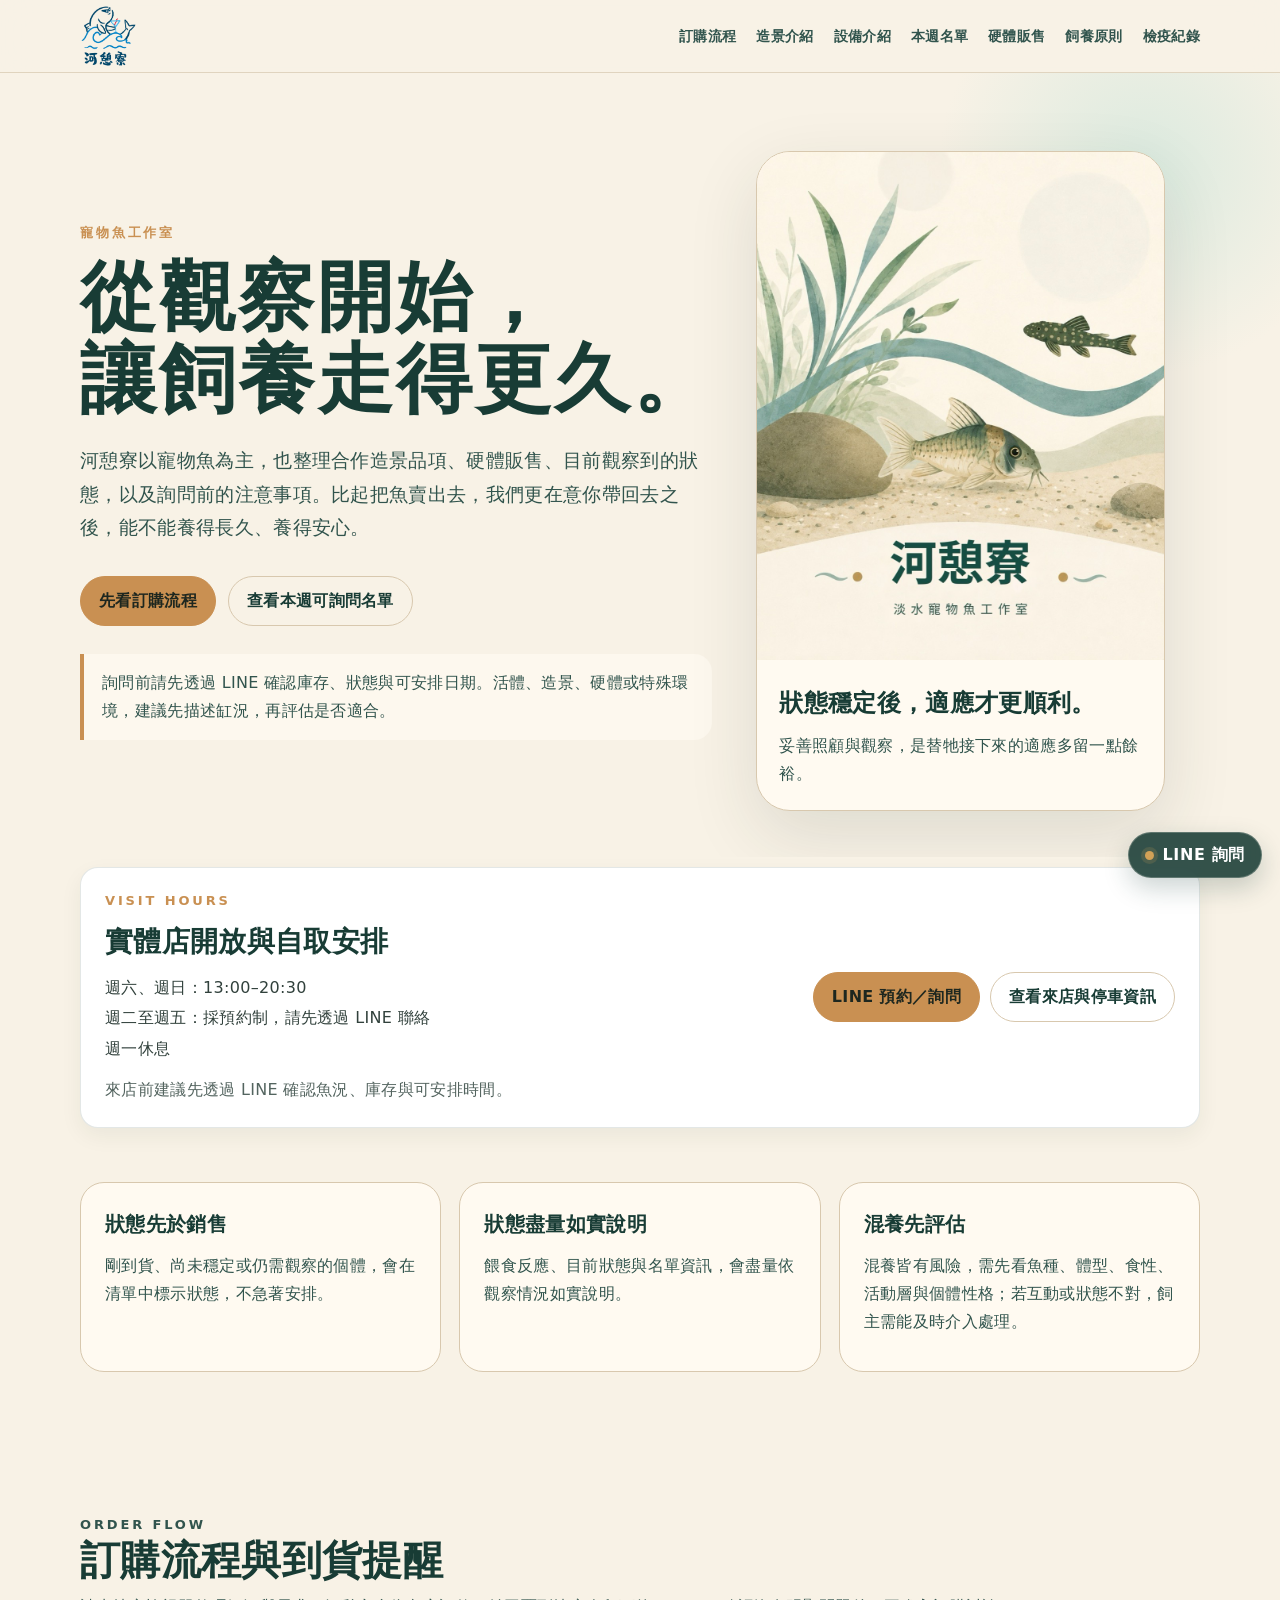
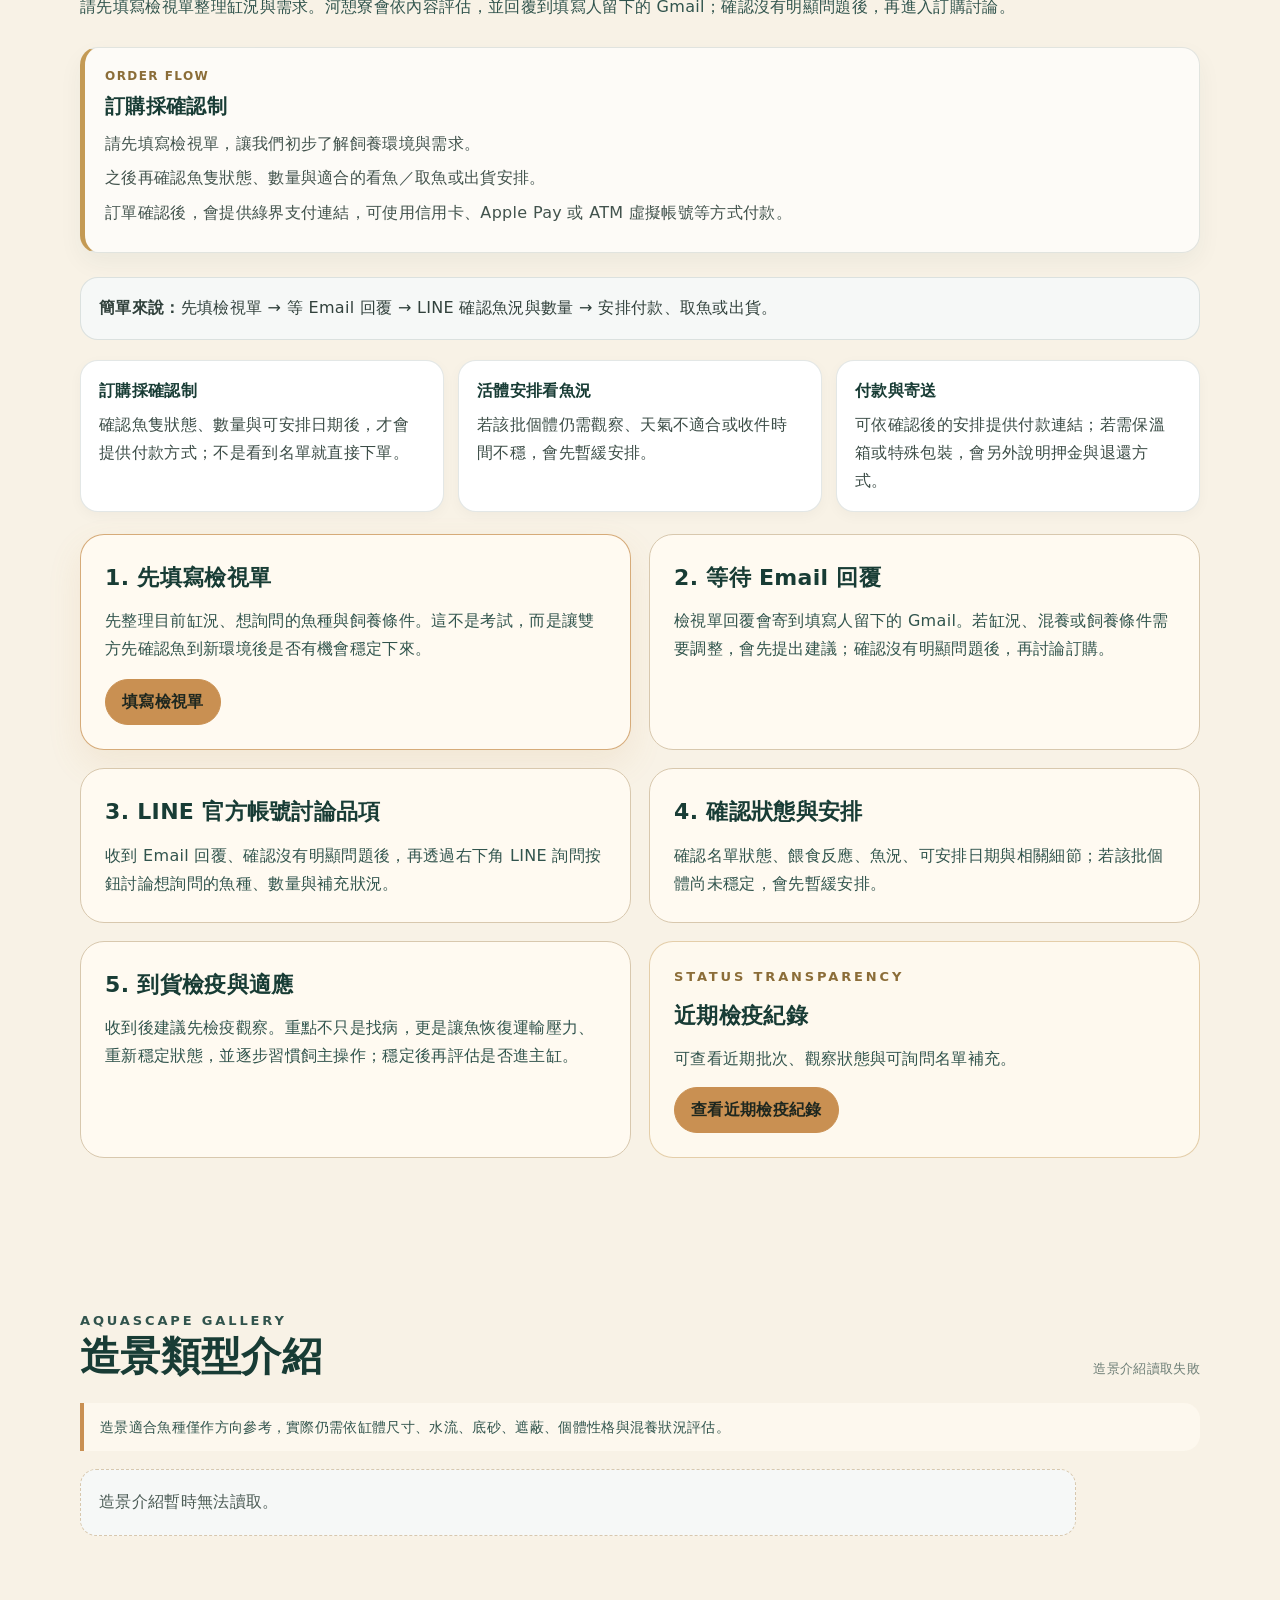
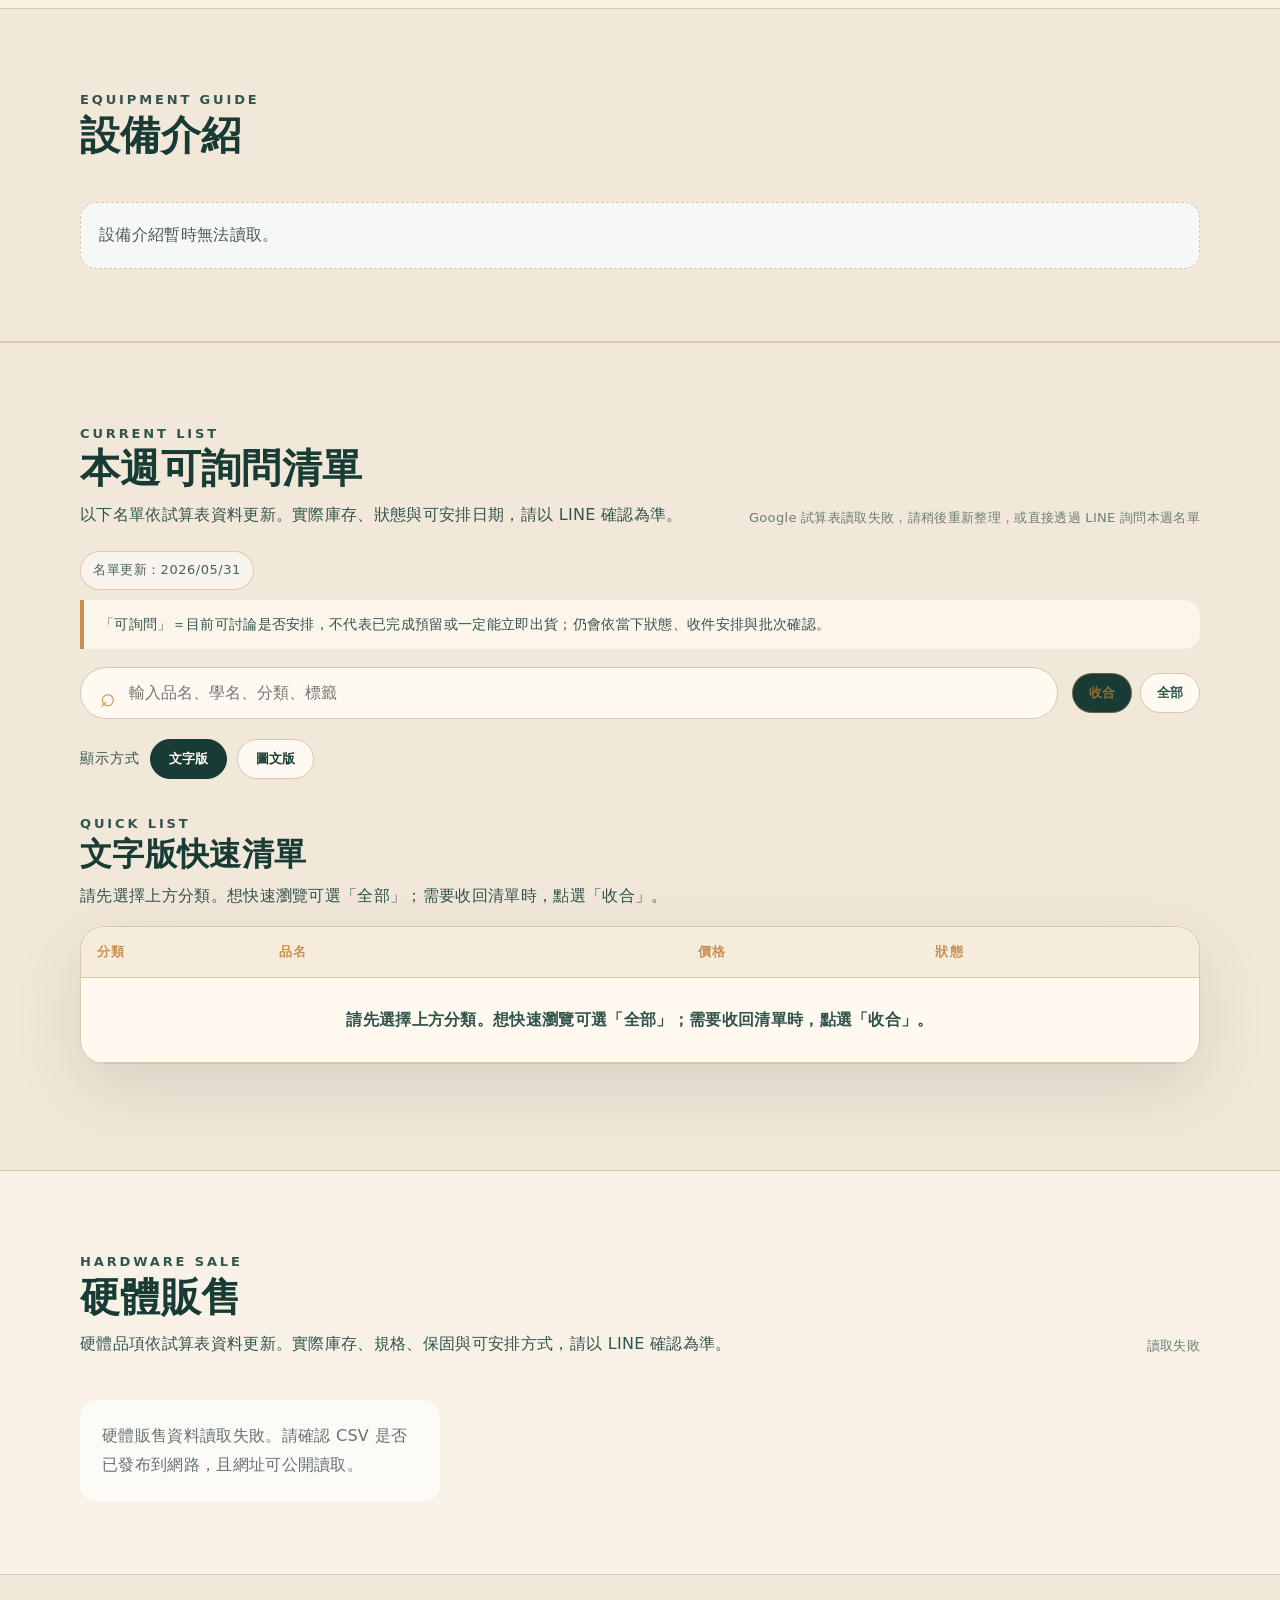
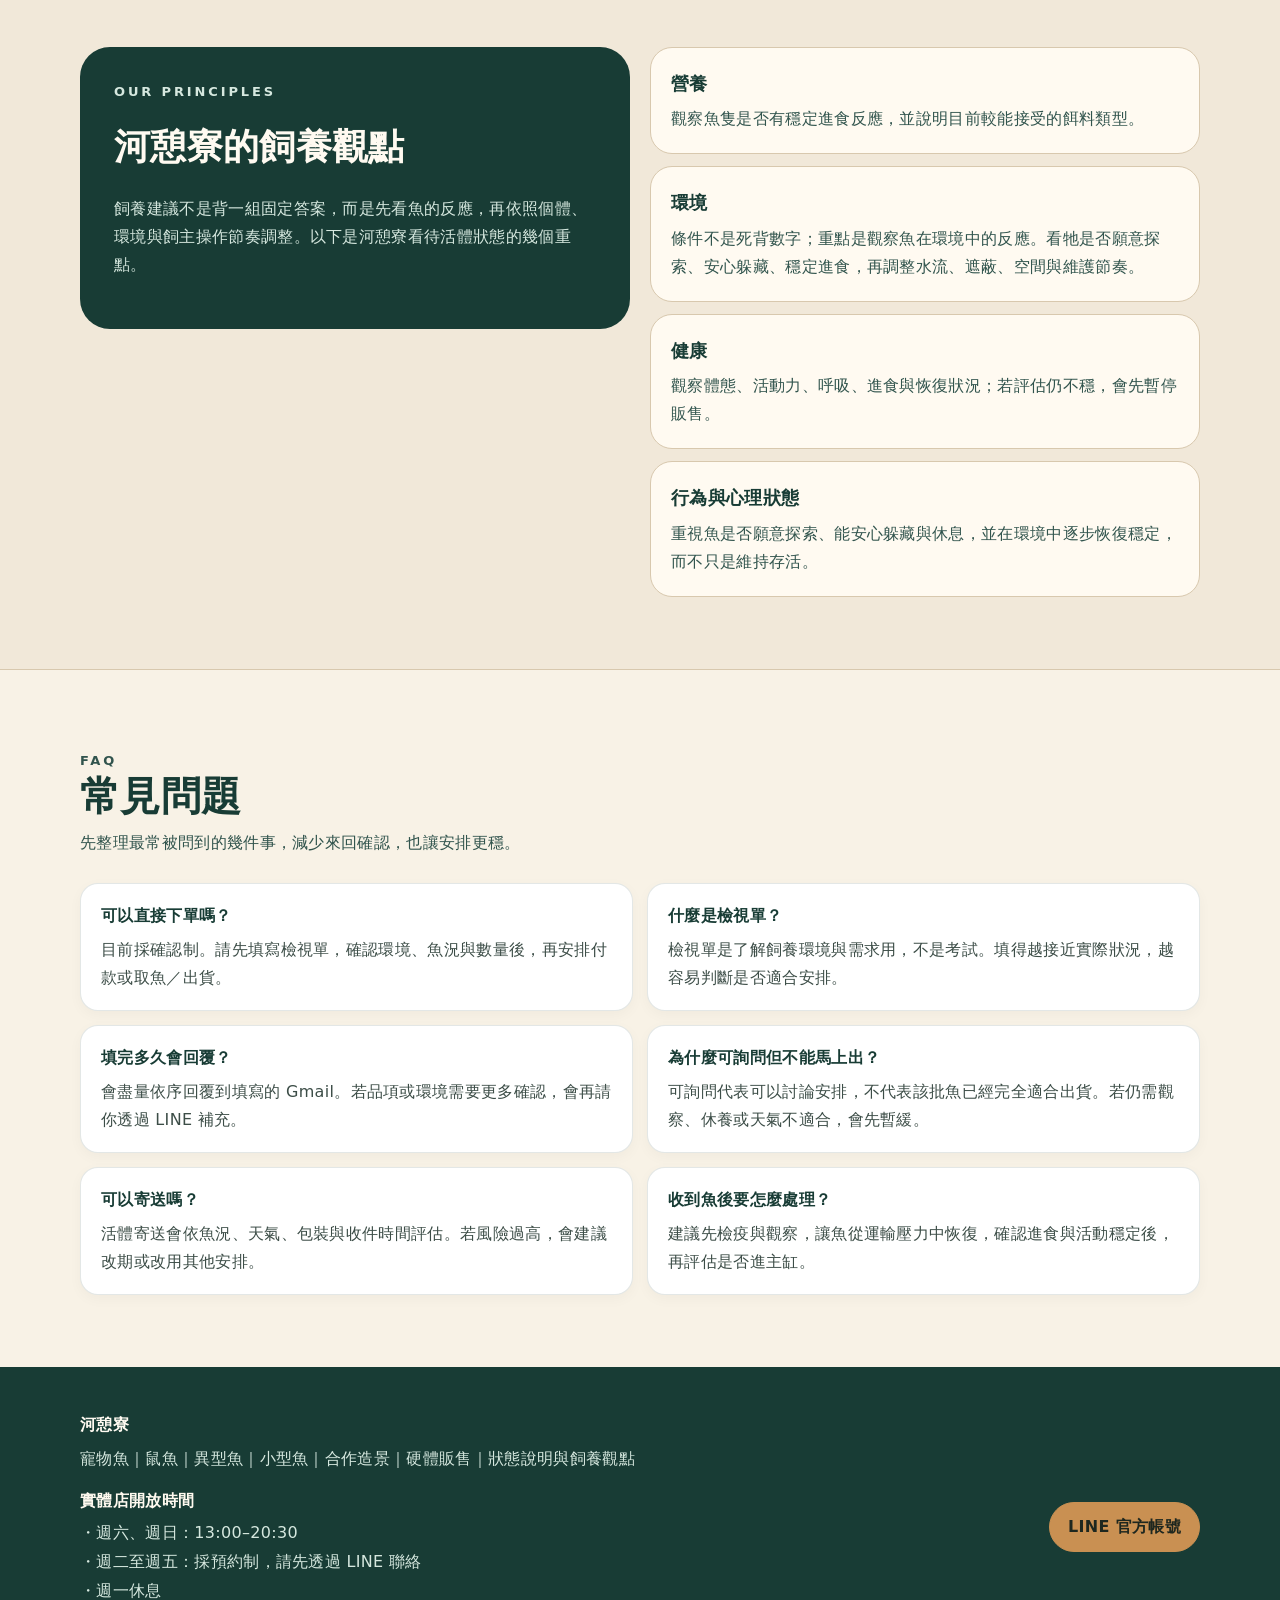
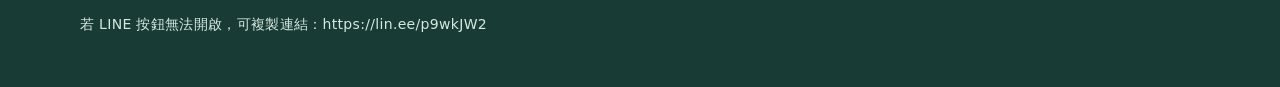
<file: index.html>
<!doctype html>
<html lang="zh-Hant">
<head>
  <meta charset="utf-8">
  <meta name="viewport" content="width=device-width, initial-scale=1">
  <meta name="description" content="河憩寮｜淡水觀賞魚、鼠魚、異型魚、小型魚，以及合作造景與狀態說明。">
  <meta property="og:type" content="website">
  <meta property="og:title" content="河憩寮｜淡水寵物魚工作室">
  <meta property="og:description" content="本週可詢問清單、硬體販售、狀態說明、飼養觀點與到貨適應提醒。">
  <meta property="og:url" content="https://restplaced-dev.github.io/heqiliao/">
  <meta property="og:image" content="https://restplaced-dev.github.io/heqiliao/hero-illustration-v21.jpg">
  <meta property="og:image:alt" content="河憩寮淡水寵物魚工作室正式 hero 主視覺">
  <meta name="twitter:card" content="summary_large_image">
  <meta name="twitter:title" content="河憩寮｜淡水寵物魚工作室">
  <meta name="twitter:image" content="https://restplaced-dev.github.io/heqiliao/hero-illustration-v21.jpg">
  <meta name="twitter:image:alt" content="河憩寮淡水寵物魚工作室正式 hero 主視覺">
  <meta name="theme-color" content="#183c35">
  <title>河憩寮｜淡水寵物魚工作室</title>
  <link rel="icon" href="favicon.png" type="image/png">
  <link rel="stylesheet" href="styles.v2.css?v=20260819-v21">

  <style>
    .scape-accordion { display: grid; gap: 14px; }
    .scape-item { border: 1px solid rgba(24, 60, 53, 0.16); border-radius: 18px; background: #ffffff; box-shadow: 0 4px 14px rgba(0, 0, 0, 0.04); overflow: hidden; }
    .scape-item summary { cursor: pointer; list-style: none; padding: 18px 20px; font-size: 17px; line-height: 1.5; color: #183c35; display: flex; align-items: center; justify-content: space-between; gap: 16px; }
    .scape-item summary::-webkit-details-marker { display: none; }
    .scape-item summary::after { content: "＋"; flex: 0 0 auto; width: 28px; height: 28px; border-radius: 999px; display: grid; place-items: center; background: #eef4ef; color: #183c35; font-weight: 700; }
    .scape-item[open] summary::after { content: "－"; }
    .scape-item summary b { display: block; font-size: 18px; }
    .scape-item summary small { display: block; margin-top: 3px; color: #66756f; font-size: 14px; font-weight: 400; }
    .scape-content { padding: 0 20px 20px; color: #384842; font-size: 15.5px; line-height: 1.8; }
    .scape-content p { margin: 0 0 12px; }
    .scape-content ul { margin: 12px 0 0; padding-left: 1.2em; }
    .scape-content li { margin: 6px 0; }
    .scape-empty { padding: 18px; border-radius: 16px; background: #f6f8f7; color: #4b5b55; line-height: 1.8; }
    .scape-photo-wrap { margin: 0 0 16px; border-radius: 16px; overflow: hidden; background: #eef2ef; border: 1px solid rgba(24, 60, 53, 0.10); }
    .scape-photo { display: block; width: 100%; height: auto; max-height: 520px; object-fit: cover; }
    .scape-meta-list { display: grid; gap: 10px; margin-top: 14px; }
    .scape-row { display: grid; grid-template-columns: 88px 1fr; gap: 12px; padding: 10px 0; border-top: 1px solid rgba(24, 60, 53, 0.10); }
    .scape-row span { color: #66756f; font-size: 14px; white-space: nowrap; }
    .scape-row p { margin: 0; }
    .equipment-filters { margin: 0 0 16px; }
    .equipment-item summary small { letter-spacing: 0.02em; }
    .shipping-card.quarantine-inline-card { background: rgba(255, 250, 240, 0.82); border-color: rgba(196, 154, 84, 0.45); }
    .shipping-card.quarantine-inline-card .eyebrow { color: #8b6d38; margin-bottom: 8px; }
    .shipping-card.quarantine-inline-card h3 { margin-top: 0; }
    .shipping-card.quarantine-inline-card .inline-card-btn { margin-top: 14px; }
    .flow-summary { margin: 0 0 20px; padding: 16px 18px; border-radius: 18px; background: #f6f8f7; border: 1px solid rgba(24, 60, 53, 0.12); color: #31413c; line-height: 1.8; }
    .visit-info { padding: 10px 0 36px; }
    .visit-info-panel { display: grid; grid-template-columns: minmax(0, 1fr) auto; gap: 20px; align-items: center; padding: 22px 24px; border-radius: 18px; background: #ffffff; border: 1px solid rgba(24, 60, 53, 0.12); box-shadow: 0 8px 22px rgba(20, 45, 40, 0.06); }
    .visit-info h2 { margin: 0; color: #183c35; font-size: 28px; line-height: 1.3; }
    .visit-info-list { margin: 12px 0 0; padding: 0; list-style: none; color: #31413c; line-height: 1.9; }
    .visit-info-note { margin: 12px 0 0; color: #53645f; line-height: 1.8; }
    .visit-info-actions { display: flex; flex-wrap: wrap; gap: 10px; justify-content: flex-end; }
    .customer-info-grid { display: grid; grid-template-columns: repeat(3, minmax(0, 1fr)); gap: 14px; margin: 0 0 22px; }
    .customer-info-card { padding: 16px 18px; border-radius: 18px; background: #ffffff; border: 1px solid rgba(24, 60, 53, 0.12); box-shadow: 0 4px 14px rgba(0, 0, 0, 0.035); color: #3c4d47; line-height: 1.75; }
    .customer-info-card b { display: block; margin-bottom: 6px; color: #183c35; }
    .faq-grid { display: grid; grid-template-columns: repeat(2, minmax(0, 1fr)); gap: 14px; }
    .faq-card { padding: 18px 20px; border-radius: 18px; background: #ffffff; border: 1px solid rgba(24, 60, 53, 0.12); box-shadow: 0 4px 14px rgba(0, 0, 0, 0.035); line-height: 1.75; color: #3c4d47; }
    .faq-card b { display: block; color: #183c35; margin-bottom: 6px; }
    .footer-hours { margin-top: 14px; color: #d6e8df; line-height: 1.8; }
    .footer-hours b { display: block; margin-bottom: 4px; color: #fffaf0; }
    .footer-hours ul { margin: 0; padding: 0; list-style: none; }
    .line-fallback { margin-top: 12px; color: #d6e8df; font-size: 14px; line-height: 1.8; overflow-wrap: anywhere; }

    .hardware-filters { display: flex; flex-wrap: wrap; gap: 10px; align-items: center; margin: 0 0 16px; }
    .hardware-filters .filter { appearance: none; border: 1px solid rgba(196, 154, 84, 0.42); background: rgba(255, 250, 240, 0.92); color: #183c35; border-radius: 999px; padding: 10px 18px; min-height: 40px; font: inherit; font-size: 14px; font-weight: 700; line-height: 1; letter-spacing: 0.04em; cursor: pointer; box-shadow: none; }
    .hardware-filters .filter:hover { border-color: rgba(24, 60, 53, 0.42); background: rgba(255, 255, 255, 0.84); }
    .hardware-filters .filter.active { background: #183c35; border-color: #183c35; color: #d49a4a; }
    .hardware-list-note { margin: 0 0 16px; padding: 14px 16px; border-radius: 16px; background: rgba(255, 250, 240, 0.72); border: 1px solid rgba(24, 60, 53, 0.10); color: #53645f; line-height: 1.8; }
    .hardware-grid { display: grid; grid-template-columns: repeat(auto-fit, minmax(220px, 280px)); gap: 16px; align-items: start; justify-content: start; }
    .hardware-card { width: 100%; background: rgba(255, 255, 255, 0.86); border: 1px solid rgba(24, 60, 53, 0.13); border-radius: 18px; overflow: hidden; box-shadow: 0 8px 22px rgba(20, 45, 40, 0.08); display: flex; flex-direction: column; min-height: 100%; }
    .hardware-card.hardware-muted { opacity: 0.68; }
    .hardware-img-wrap { width: 100%; aspect-ratio: 4 / 3; max-height: 210px; background: #eef5f1; overflow: hidden; border-bottom: 1px solid rgba(24, 60, 53, 0.08); }
    .hardware-img { width: 100%; height: 100%; object-fit: contain; display: block; background: #f7f2e7; }
    .hardware-img { transition: transform .18s ease, filter .18s ease; }
    .hardware-img-wrap[data-hardware-zoom-img] { cursor: zoom-in; }
    .hardware-img-wrap[data-hardware-zoom-img]:hover .hardware-img { transform: scale(1.015); filter: brightness(0.98); }
    .hardware-img-wrap[data-hardware-zoom-img]:focus-visible { outline: 3px solid rgba(201, 143, 71, 0.72); outline-offset: 3px; }
    .hardware-img-caption { position: absolute; left: 10px; bottom: 10px; max-width: calc(100% - 20px); padding: 5px 9px; border-radius: 999px; background: rgba(24, 60, 53, 0.82); color: #fffaf0; font-size: 12px; line-height: 1.2; white-space: nowrap; overflow: hidden; text-overflow: ellipsis; }
    .hardware-spec-name-button { appearance: none; border: 0; background: transparent; color: #1f5f52; font: inherit; font-weight: 800; padding: 0; text-align: left; cursor: pointer; text-decoration: underline; text-decoration-thickness: 1px; text-underline-offset: 3px; }
    .hardware-spec-name-button:hover, .hardware-spec-name-button.active { color: #c98f47; }
    .hardware-spec-name-button.active { text-decoration-thickness: 2px; }
    .hardware-body { padding: 13px 14px 15px; display: flex; flex-direction: column; gap: 8px; flex: 1; }
    .hardware-top { display: flex; justify-content: space-between; gap: 8px; align-items: center; }
    .hardware-tag, .hardware-status { font-size: 12px; line-height: 1; padding: 6px 8px; border-radius: 999px; background: rgba(55, 115, 100, 0.1); color: #2f6f61; white-space: nowrap; }
    .hardware-status { background: rgba(120, 90, 45, 0.1); color: #8a6430; }
    .hardware-card h3 { margin: 0; font-size: 18px; line-height: 1.35; color: #183c35; }
    .hardware-desc, .hardware-spec, .hardware-note { margin: 0; font-size: 13.5px; line-height: 1.65; color: #53645f; }
    .hardware-price { margin: 2px 0 0; font-size: 18px; font-weight: 800; color: #1f5f52; }
    .hardware-spec-table { width: 100%; border-collapse: separate; border-spacing: 0; overflow: hidden; border: 1px solid rgba(24, 60, 53, 0.12); border-radius: 12px; background: rgba(255, 250, 240, 0.54); font-size: 13px; }
    .hardware-spec-table th { text-align: left; padding: 8px 8px; background: rgba(238, 244, 239, 0.92); color: #365c53; font-size: 12.5px; font-weight: 700; }
    .hardware-spec-table td { padding: 8px 8px; border-top: 1px solid rgba(24, 60, 53, 0.10); color: #2c4d45; vertical-align: middle; }
    .hardware-spec-table .hardware-table-price { font-weight: 800; color: #1f5f52; white-space: nowrap; }
    .hardware-empty { padding: 22px; border-radius: 18px; background: rgba(255, 255, 255, 0.72); color: #64736f; line-height: 1.8; }

    @media (max-width: 780px) {
      .customer-info-grid, .faq-grid, .visit-info-panel { grid-template-columns: 1fr; }
      .visit-info-actions { justify-content: flex-start; }
    }
    @media (max-width: 760px) {
      .header .nav { flex-wrap: wrap; align-items: flex-start; gap: 10px; padding-bottom: 10px; }
      .header .brand { flex: 0 0 auto; }
      .header .brand img { max-height: 64px; }
      .nav-links { display: flex !important; width: 100%; max-width: 100%; gap: 8px; overflow-x: auto; overflow-y: hidden; padding: 4px 0 2px; -webkit-overflow-scrolling: touch; scrollbar-width: none; }
      .nav-links::-webkit-scrollbar { display: none; }
      .nav-links a { flex: 0 0 auto; white-space: nowrap; padding: 8px 12px; border-radius: 999px; background: rgba(255, 255, 255, 0.72); border: 1px solid rgba(24, 60, 53, 0.12); color: #183c35; font-size: 13px; line-height: 1; }
    }
    @media (max-width: 640px) {
      .hardware-grid { grid-template-columns: 1fr; }
      .hardware-img-wrap { max-height: none; }
      .hardware-filters .filter { padding: 9px 14px; min-height: 38px; font-size: 13px; }
      .scape-item summary { padding: 16px; font-size: 16px; }
      .scape-item summary b { font-size: 17px; }
      .scape-content { padding: 0 16px 18px; font-size: 15px; }
      .scape-row { grid-template-columns: 1fr; gap: 4px; }
    }

    @media (max-width: 640px) {
      .hardware-card { overflow: visible; }
      .hardware-body { padding: 12px 12px 14px; }
      .hardware-img-wrap { aspect-ratio: 4 / 3; overflow: hidden; }
      .hardware-spec-table { display: block; width: 100%; overflow: visible; table-layout: auto; font-size: 13px; }
      .hardware-spec-table thead { display: none; }
      .hardware-spec-table tbody { display: block; width: 100%; }
      .hardware-spec-table tr { display: grid; grid-template-columns: minmax(0, 1fr) auto; gap: 3px 10px; padding: 9px 10px; border-top: 1px solid rgba(24, 60, 53, 0.10); }
      .hardware-spec-table tr:first-child { border-top: 0; }
      .hardware-spec-table td { display: block; padding: 0; border-top: 0; min-width: 0; }
      .hardware-spec-table td:nth-child(1) { grid-column: 1 / 2; font-weight: 800; }
      .hardware-spec-table td:nth-child(2) { grid-column: 1 / 2; color: #65756f; font-size: 12.5px; line-height: 1.4; }
      .hardware-spec-table td:nth-child(3) { grid-column: 2 / 3; grid-row: 1 / 3; align-self: center; text-align: right; white-space: nowrap; }
      .hardware-spec-name-button { max-width: 100%; overflow-wrap: anywhere; }
      .hardware-table-price { font-size: 13px; }
    }

    /* Hardware sale: desktop + mobile price anti-cut layout */
    .hardware-grid {
      grid-template-columns: repeat(auto-fit, minmax(260px, 320px));
      gap: 16px;
      align-items: start;
      justify-content: start;
    }
    .hardware-img-wrap { position: relative; }
    .hardware-spec-table {
      display: block;
      width: 100%;
      overflow: visible;
      table-layout: auto;
      border-collapse: separate;
      border-spacing: 0;
      font-size: 13px;
    }
    .hardware-spec-table thead { display: none; }
    .hardware-spec-table tbody {
      display: block;
      width: 100%;
    }
    .hardware-spec-table tr {
      display: grid;
      grid-template-columns: minmax(0, 1fr) max-content;
      gap: 3px 12px;
      padding: 9px 10px;
      border-top: 1px solid rgba(24, 60, 53, 0.10);
    }
    .hardware-spec-table tr:first-child { border-top: 0; }
    .hardware-spec-table td {
      display: block;
      padding: 0;
      border-top: 0;
      min-width: 0;
      max-width: 100%;
    }
    .hardware-spec-table td:nth-child(1) {
      grid-column: 1 / 2;
      font-weight: 800;
      overflow-wrap: anywhere;
      word-break: break-word;
    }
    .hardware-spec-table td:nth-child(2) {
      grid-column: 1 / 2;
      color: #65756f;
      font-size: 12.5px;
      line-height: 1.4;
      overflow-wrap: anywhere;
      word-break: break-word;
    }
    .hardware-spec-table td:nth-child(3) {
      grid-column: 2 / 3;
      grid-row: 1 / 3;
      align-self: center;
      justify-self: end;
      text-align: right;
      white-space: nowrap;
      min-width: max-content;
      max-width: none;
    }
    .hardware-spec-name-button {
      max-width: 100%;
      overflow-wrap: anywhere;
      word-break: break-word;
    }
    .hardware-table-price { font-size: 13px; line-height: 1.35; }
    @media (max-width: 640px) {
      .hardware-grid { grid-template-columns: 1fr; }
      .hardware-spec-table tr { grid-template-columns: minmax(0, 1fr) max-content; }
    }


    /* Hardware sale: replace spec table with card-safe list layout */
    .hardware-spec-list {
      display: grid;
      gap: 0;
      width: 100%;
      border: 1px solid rgba(24, 60, 53, 0.12);
      border-radius: 12px;
      overflow: hidden;
      background: rgba(255, 250, 240, 0.54);
    }
    .hardware-spec-row {
      display: grid;
      grid-template-columns: minmax(0, 1fr);
      gap: 3px;
      padding: 9px 10px;
      border-top: 1px solid rgba(24, 60, 53, 0.10);
      min-width: 0;
    }
    .hardware-spec-row:first-child { border-top: 0; }
    .hardware-spec-main {
      display: flex;
      align-items: baseline;
      justify-content: space-between;
      gap: 10px;
      min-width: 0;
    }
    .hardware-spec-title {
      min-width: 0;
      color: #1f5f52;
      font-weight: 800;
      overflow-wrap: anywhere;
      word-break: break-word;
      line-height: 1.55;
    }
    .hardware-spec-extra {
      color: #65756f;
      font-size: 12.5px;
      font-weight: 500;
      line-height: 1.55;
      margin-left: 0.25em;
    }
    .hardware-spec-price {
      flex: 0 0 auto;
      color: #1f5f52;
      font-weight: 800;
      font-size: 13px;
      line-height: 1.35;
      white-space: nowrap;
      text-align: right;
    }
    .hardware-spec-state {
      color: #65756f;
      font-size: 12.5px;
      line-height: 1.4;
      min-width: 0;
      overflow-wrap: anywhere;
      word-break: break-word;
    }
    .hardware-spec-actions {
      display: flex;
      flex-wrap: wrap;
      gap: 6px;
      margin-top: 5px;
    }
    .hardware-spec-copy {
      appearance: none;
      border: 1px solid rgba(24, 60, 53, 0.18);
      background: rgba(255, 255, 255, 0.76);
      color: #365c53;
      border-radius: 999px;
      padding: 5px 9px;
      min-height: 28px;
      font: inherit;
      font-size: 12px;
      font-weight: 800;
      line-height: 1;
      cursor: pointer;
      white-space: nowrap;
    }
    .hardware-spec-copy:hover {
      border-color: rgba(201, 143, 71, 0.5);
      color: #1f5f52;
    }
    .hardware-spec-list .hardware-spec-name-button {
      max-width: 100%;
      overflow-wrap: anywhere;
      word-break: break-word;
    }
    @media (max-width: 420px) {
      .hardware-spec-main {
        display: grid;
        grid-template-columns: minmax(0, 1fr) auto;
        align-items: baseline;
      }
      .hardware-spec-actions { grid-column: 1 / -1; }
      .hardware-spec-price { font-size: 12.5px; }
    }


    /* Hardware sale: product description readability fix */
    .hardware-desc {
      padding: 10px 12px;
      border-radius: 12px;
      background: rgba(255, 250, 240, 0.62);
      border: 1px solid rgba(24, 60, 53, 0.08);
      color: #3d524c;
      font-size: 13.5px;
      line-height: 1.78;
      letter-spacing: 0.015em;
      text-align: left;
      word-break: normal;
      overflow-wrap: break-word;
    }
    .hardware-desc-list {
      list-style: none;
      margin: 0;
    }
    .hardware-desc-list li {
      position: relative;
      padding-left: 1.05em;
      margin: 0.08em 0;
      line-height: 1.72;
    }
    .hardware-desc-list li::before {
      content: "";
      position: absolute;
      left: 0.18em;
      top: 0.74em;
      width: 4px;
      height: 4px;
      border-radius: 999px;
      background: rgba(24, 60, 53, 0.54);
    }
    .hardware-note {
      letter-spacing: 0.015em;
      line-height: 1.72;
      overflow-wrap: break-word;
    }
    @media (max-width: 640px) {
      .hardware-desc {
        font-size: 13px;
        line-height: 1.72;
        padding: 9px 10px;
      }
      .hardware-desc-list li { padding-left: 1em; }
    }


    /* Hardware sale: compact card layout for long descriptions */
    .hardware-grid {
      grid-template-columns: repeat(auto-fit, minmax(300px, 360px));
      gap: 18px;
    }
    .hardware-card h3 {
      font-size: 17px;
      line-height: 1.42;
    }
    .hardware-desc-preview {
      margin-bottom: 0;
    }
    .hardware-desc-more,
    .hardware-note-details {
      border-radius: 12px;
      border: 1px solid rgba(24, 60, 53, 0.10);
      background: rgba(255, 250, 240, 0.46);
      overflow: hidden;
    }
    .hardware-desc-more summary,
    .hardware-note-details summary {
      list-style: none;
      cursor: pointer;
      padding: 8px 11px;
      color: #1f5f52;
      font-size: 13px;
      font-weight: 800;
      line-height: 1.35;
      user-select: none;
    }
    .hardware-desc-more summary::-webkit-details-marker,
    .hardware-note-details summary::-webkit-details-marker { display: none; }
    .hardware-desc-more summary::after,
    .hardware-note-details summary::after {
      content: "＋";
      float: right;
      color: #8a6430;
      font-weight: 800;
    }
    .hardware-desc-more[open] summary::after,
    .hardware-note-details[open] summary::after { content: "－"; }
    .hardware-desc-more .hardware-desc {
      border: 0;
      border-top: 1px solid rgba(24, 60, 53, 0.08);
      border-radius: 0;
      background: rgba(255,255,255,0.24);
      padding-top: 8px;
    }
    .hardware-note-details .hardware-note-list {
      margin: 0;
      padding: 8px 11px 10px;
      border-top: 1px solid rgba(24, 60, 53, 0.08);
      color: #53645f;
      font-size: 13px;
      line-height: 1.7;
    }
    .hardware-note-details .hardware-note-line {
      margin: 0 0 4px;
      overflow-wrap: break-word;
    }
    .hardware-note-details .hardware-note-line:last-child { margin-bottom: 0; }
    @media (max-width: 640px) {
      .hardware-grid { grid-template-columns: 1fr; }
      .hardware-card h3 { font-size: 17px; }
      .hardware-desc-more summary,
      .hardware-note-details summary { padding: 8px 10px; }
    }

  </style>
</head>
<body>
  <header class="header">
    <div class="wrap nav">
      <a class="brand" href="#top" aria-label="河憩寮首頁"><img src="logo-official-transparent.png" alt="河憩寮官方 Logo"></a>
      <nav class="nav-links" aria-label="主選單">
        <a href="#shipping">訂購流程</a>
        <a href="#scape-types">造景介紹</a>
        <a href="#equipment-guide">設備介紹</a>
        <a href="#stock">本週名單</a>
        <a href="#hardware-sale">硬體販售</a>
        <a href="#principles">飼養原則</a>
        <a data-quarantine-link href="#">檢疫紀錄</a>
      </nav>
    </div>
  </header>

  <main id="top">
    <section class="hero">
      <div class="wrap hero-grid">
        <div>
          <p class="eyebrow">寵物魚工作室</p>
          <h1 class="hero-title">從觀察開始，<br>讓飼養走得更久。</h1>
          <p class="lead">河憩寮以寵物魚為主，也整理合作造景品項、硬體販售、目前觀察到的狀態，以及詢問前的注意事項。比起把魚賣出去，我們更在意你帶回去之後，能不能養得長久、養得安心。</p>
          <div class="hero-actions">
            <a class="btn gold" href="#shipping">先看訂購流程</a>
            <a class="btn secondary quick-list-jump" href="#stock">查看本週可詢問名單</a>
          </div>
          <div class="notice">詢問前請先透過 LINE 確認庫存、狀態與可安排日期。活體、造景、硬體或特殊環境，建議先描述缸況，再評估是否適合。</div>
        </div>
        <aside class="hero-card">
          <img src="hero-illustration-v21.jpg" alt="河憩寮淡水寵物魚工作室正式主視覺">
          <div class="hero-card-body">
            <h2>狀態穩定後，適應才更順利。</h2>
            <p>妥善照顧與觀察，是替牠接下來的適應多留一點餘裕。</p>
          </div>
        </aside>
      </div>
    </section>

    <section class="visit-info" aria-labelledby="visitInfoTitle">
      <div class="wrap">
        <div class="visit-info-panel">
          <div>
            <p class="eyebrow">Visit Hours</p>
            <h2 id="visitInfoTitle">實體店開放與自取安排</h2>
            <ul class="visit-info-list">
              <li>週六、週日：13:00–20:30</li>
              <li>週二至週五：採預約制，請先透過 LINE 聯絡</li>
              <li>週一休息</li>
            </ul>
            <p class="visit-info-note">來店前建議先透過 LINE 確認魚況、庫存與可安排時間。</p>
          </div>
          <div class="visit-info-actions">
            <a class="btn gold" href="https://lin.ee/p9wkJW2">LINE 預約／詢問</a>
            <a class="btn secondary" href="visit-guide.html">查看來店與停車資訊</a>
          </div>
        </div>
      </div>
    </section>

    <section class="promise">
      <div class="wrap promise-grid">
        <div class="promise-card"><b>狀態先於銷售</b><p>剛到貨、尚未穩定或仍需觀察的個體，會在清單中標示狀態，不急著安排。</p></div>
        <div class="promise-card"><b>狀態盡量如實說明</b><p>餵食反應、目前狀態與名單資訊，會盡量依觀察情況如實說明。</p></div>
        <div class="promise-card"><b>混養先評估</b><p>混養皆有風險，需先看魚種、體型、食性、活動層與個體性格；若互動或狀態不對，飼主需能及時介入處理。</p></div>
      </div>
    </section>

    <section id="shipping" class="section">
      <div class="wrap">
        <div class="section-head">
          <div class="section-title">
            <p class="eyebrow">Order Flow</p>
            <h2>訂購流程與到貨提醒</h2>
            <p>請先填寫檢視單整理缸況與需求。河憩寮會依內容評估，並回覆到填寫人留下的 Gmail；確認沒有明顯問題後，再進入訂購討論。</p>
          </div>
        </div>
        <div class="flow-summary"><b>簡單來說：</b>先填檢視單 → 等 Email 回覆 → LINE 確認魚況與數量 → 安排付款、取魚或出貨。</div>
        <div class="customer-info-grid">
          <div class="customer-info-card"><b>訂購採確認制</b>確認魚隻狀態、數量與可安排日期後，才會提供付款方式；不是看到名單就直接下單。</div>
          <div class="customer-info-card"><b>活體安排看魚況</b>若該批個體仍需觀察、天氣不適合或收件時間不穩，會先暫緩安排。</div>
          <div class="customer-info-card"><b>付款與寄送</b>可依確認後的安排提供付款連結；若需保溫箱或特殊包裝，會另外說明押金與退還方式。</div>
        </div>
        <div class="shipping-grid flow-grid">
          <div class="shipping-card featured-step"><h3>1. 先填寫檢視單</h3><p>先整理目前缸況、想詢問的魚種與飼養條件。這不是考試，而是讓雙方先確認魚到新環境後是否有機會穩定下來。</p><a class="btn gold inline-card-btn" data-questionnaire-link href="#">填寫檢視單</a></div>
          <div class="shipping-card"><h3>2. 等待 Email 回覆</h3><p>檢視單回覆會寄到填寫人留下的 Gmail。若缸況、混養或飼養條件需要調整，會先提出建議；確認沒有明顯問題後，再討論訂購。</p></div>
          <div class="shipping-card"><h3>3. LINE 官方帳號討論品項</h3><p>收到 Email 回覆、確認沒有明顯問題後，再透過右下角 LINE 詢問按鈕討論想詢問的魚種、數量與補充狀況。</p></div>
          <div class="shipping-card"><h3>4. 確認狀態與安排</h3><p>確認名單狀態、餵食反應、魚況、可安排日期與相關細節；若該批個體尚未穩定，會先暫緩安排。</p></div>
          <div class="shipping-card"><h3>5. 到貨檢疫與適應</h3><p>收到後建議先檢疫觀察。重點不只是找病，更是讓魚恢復運輸壓力、重新穩定狀態，並逐步習慣飼主操作；穩定後再評估是否進主缸。</p></div>
          <div class="shipping-card quarantine-inline-card"><p class="eyebrow">Status Transparency</p><h3>近期檢疫紀錄</h3><p>可查看近期批次、觀察狀態與可詢問名單補充。</p><a class="btn gold inline-card-btn" data-quarantine-link href="#">查看近期檢疫紀錄</a></div>
        </div>
      </div>
    </section>

    <section id="scape-types" class="section">
      <div class="wrap">
        <div class="section-head"><div class="section-title"><p class="eyebrow">Aquascape Gallery</p><h2>造景類型介紹</h2></div><div class="small-note" id="scapeGalleryStatus">造景資料讀取中</div></div>
        <div class="list-note">造景適合魚種僅作方向參考，實際仍需依缸體尺寸、水流、底砂、遮蔽、個體性格與混養狀況評估。</div>
        <div class="scape-accordion" id="scapeGalleryList"></div>
      </div>
    </section>

    <section id="equipment-guide" class="section alt">
      <div class="wrap">
        <div class="section-head"><div class="section-title"><p class="eyebrow">Equipment Guide</p><h2>設備介紹</h2></div><div class="small-note" id="equipmentGuideStatus">設備介紹整理中</div></div>
        <div class="filters equipment-filters" id="equipmentCategoryFilters"></div>
        <div class="scape-accordion equipment-accordion" id="equipmentGuideList"></div>
      </div>
    </section>

    <section id="stock" class="section alt">
      <div class="wrap">
        <div class="section-head">
          <div class="section-title">
            <p class="eyebrow">Current List</p>
            <h2>本週可詢問清單</h2>
            <p>以下名單依試算表資料更新。實際庫存、狀態與可安排日期，請以 LINE 確認為準。</p>
          </div>
          <div class="small-note" id="stockStatus">資料讀取中</div>
        </div>
        <div class="list-updated-note" id="listUpdatedNote"></div>
        <div class="list-note">「可詢問」＝目前可討論是否安排，不代表已完成預留或一定能立即出貨；仍會依當下狀態、收件安排與批次確認。</div>
        <div class="toolbar">
          <label class="search" aria-label="搜尋品項"><input id="searchInput" type="search" placeholder="輸入品名、學名、分類、標籤"></label>
          <div class="filters" id="categoryFilters"></div>
        </div>
        <div class="view-switch" aria-label="名單顯示方式">
          <span>顯示方式</span>
          <button class="view-btn active" type="button" data-view-mode="text">文字版</button>
          <button class="view-btn" type="button" data-view-mode="photo">圖文版</button>
        </div>
        <div class="inline-quick-list" id="quickListSection">
          <div class="section-head compact-head">
            <div class="section-title">
              <p class="eyebrow">Quick List</p>
              <h2>文字版快速清單</h2>
              <p>請先選擇上方分類。想快速瀏覽可選「全部」；需要收回清單時，點選「收合」。</p>
            </div>
          </div>
          <div class="quick-table" id="quickTableWrap">
            <table id="quickTable">
              <thead><tr><th>分類</th><th>品名</th><th>尺寸</th><th>價格</th><th>狀態</th></tr></thead>
              <tbody id="quickListBody"></tbody>
            </table>
          </div>
        </div>
        <div class="section-title card-list-title hidden-view" id="photoListTitle">
          <p class="eyebrow">Photo List</p>
          <h2>圖文版名單</h2>
          <p>請先選擇上方分類。想快速瀏覽可選「全部」；需要收回清單時，點選「收合」。照片可點開查看大圖。</p>
        </div>
        <div class="grid" id="productGrid"></div>
      </div>
    </section>

    <section id="hardware-sale" class="section">
      <div class="wrap">
        <div class="section-head">
          <div class="section-title">
            <p class="eyebrow">Hardware Sale</p>
            <h2>硬體販售</h2>
            <p>硬體品項依試算表資料更新。實際庫存、規格、保固與可安排方式，請以 LINE 確認為準。</p>
          </div>
          <div class="small-note" id="hardwareSaleStatus">硬體販售整理中</div>
        </div>
        <div class="filters hardware-filters" id="hardwareCategoryFilters"></div>
        <div class="hardware-grid" id="hardwareSaleList"></div>
      </div>
    </section>

    <section id="principles" class="section alt">
      <div class="wrap principles">
        <div class="principle-panel"><p class="eyebrow">Our Principles</p><h2>河憩寮的飼養觀點</h2><p>飼養建議不是背一組固定答案，而是先看魚的反應，再依照個體、環境與飼主操作節奏調整。以下是河憩寮看待活體狀態的幾個重點。</p></div>
        <div class="principle-list">
          <div class="principle-item"><b>營養</b><p>觀察魚隻是否有穩定進食反應，並說明目前較能接受的餌料類型。</p></div>
          <div class="principle-item"><b>環境</b><p>條件不是死背數字；重點是觀察魚在環境中的反應。看牠是否願意探索、安心躲藏、穩定進食，再調整水流、遮蔽、空間與維護節奏。</p></div>
          <div class="principle-item"><b>健康</b><p>觀察體態、活動力、呼吸、進食與恢復狀況；若評估仍不穩，會先暫停販售。</p></div>
          <div class="principle-item"><b>行為與心理狀態</b><p>重視魚是否願意探索、能安心躲藏與休息，並在環境中逐步恢復穩定，而不只是維持存活。</p></div>
        </div>
      </div>
    </section>

    <section id="faq" class="section">
      <div class="wrap">
        <div class="section-head"><div class="section-title"><p class="eyebrow">FAQ</p><h2>常見問題</h2><p>先整理最常被問到的幾件事，減少來回確認，也讓安排更穩。</p></div></div>
        <div class="faq-grid">
          <div class="faq-card"><b>可以直接下單嗎？</b>目前採確認制。請先填寫檢視單，確認環境、魚況與數量後，再安排付款或取魚／出貨。</div>
          <div class="faq-card"><b>什麼是檢視單？</b>檢視單是了解飼養環境與需求用，不是考試。填得越接近實際狀況，越容易判斷是否適合安排。</div>
          <div class="faq-card"><b>填完多久會回覆？</b>會盡量依序回覆到填寫的 Gmail。若品項或環境需要更多確認，會再請你透過 LINE 補充。</div>
          <div class="faq-card"><b>為什麼可詢問但不能馬上出？</b>可詢問代表可以討論安排，不代表該批魚已經完全適合出貨。若仍需觀察、休養或天氣不適合，會先暫緩。</div>
          <div class="faq-card"><b>可以寄送嗎？</b>活體寄送會依魚況、天氣、包裝與收件時間評估。若風險過高，會建議改期或改用其他安排。</div>
          <div class="faq-card"><b>收到魚後要怎麼處理？</b>建議先檢疫與觀察，讓魚從運輸壓力中恢復，確認進食與活動穩定後，再評估是否進主缸。</div>
        </div>
      </div>
    </section>

  </main>

  <footer class="footer">
    <div class="wrap footer-grid">
      <div>
        <strong>河憩寮</strong>
        <p>寵物魚｜鼠魚｜異型魚｜小型魚｜合作造景｜硬體販售｜狀態說明與飼養觀點</p>
        <div class="footer-hours" aria-label="營業時間">
          <b>實體店開放時間</b>
          <ul>
            <li>・週六、週日：13:00–20:30</li>
            <li>・週二至週五：採預約制，請先透過 LINE 聯絡</li>
            <li>・週一休息</li>
          </ul>
        </div>
        <p class="line-fallback">若 LINE 按鈕無法開啟，可複製連結：https://lin.ee/p9wkJW2</p>
      </div>
      <a class="btn gold" data-line-link href="https://lin.ee/p9wkJW2">LINE 官方帳號</a>
    </div>
  </footer>

  <a class="floating-line" data-line-link href="https://lin.ee/p9wkJW2" aria-label="前往 LINE 官方帳號詢問"><span class="line-dot"></span><span class="line-label">LINE 詢問</span></a>

    <script src="config.js?v=20260819-v21"></script>
  <script src="app.v2.js?v=20260606-v38"></script>

  <script>
  (function(){
    const CONFIG = window.HEQILIAO_CONFIG || {};
    const PLACEHOLDER = "card-placeholder.svg";
    const el = (id) => document.getElementById(id);
    let hardwareItems = [];
    let hardwareCategory = "全部";
    let hardwareCategoryChosen = false;

    document.addEventListener("DOMContentLoaded", () => {
      setupHardwareImageZoom();
      loadHardwareSale();
    });

    async function loadHardwareSale(){
      const list = el("hardwareSaleList");
      const status = el("hardwareSaleStatus");
      if(!list) return;

      const url = CONFIG.hardwareSaleCsvUrl || CONFIG.hardwareCsvUrl || "";
      if(!url || !String(url).trim()){
        const filterWrap = el("hardwareCategoryFilters");
        if(filterWrap) filterWrap.innerHTML = "";
        list.innerHTML = '<div class="hardware-empty">硬體販售資料尚未設定。請先建立「硬體販售」試算表分頁，發布 CSV 後填入 config.js 的 hardwareSaleCsvUrl。</div>';
        if(status) status.textContent = "尚未設定";
        return;
      }

      try{
        if(status) status.textContent = "硬體販售讀取中";
        const csv = await fetchTextNoCache(url, 9000);
        const rows = csvToObjects(csv);
        const items = groupHardwareItems(rows);
        hardwareItems = items;
        hardwareCategory = "全部";
        hardwareCategoryChosen = false;
        renderHardwareFilters();

        if(!items.length){
          list.innerHTML = '<div class="hardware-empty">目前沒有硬體販售品項。</div>';
          if(status) status.textContent = "目前無資料";
          return;
        }

        renderHardwareList();
        if(status) status.textContent = "硬體販售已更新";
      }catch(error){
        console.warn("硬體販售資料讀取失敗：", error);
        const filterWrap = el("hardwareCategoryFilters");
        if(filterWrap) filterWrap.innerHTML = "";
        list.innerHTML = '<div class="hardware-empty">硬體販售資料讀取失敗。請確認 CSV 是否已發布到網路，且網址可公開讀取。</div>';
        if(status) status.textContent = "讀取失敗";
      }
    }

    function renderHardwareFilters(){
      const container = el("hardwareCategoryFilters");
      if(!container) return;
      const categories = Array.from(new Set(hardwareItems.map(item => item.category).filter(Boolean)));
      if(!categories.length){
        container.innerHTML = "";
        return;
      }
      container.innerHTML = [
        `<button type="button" class="filter ${!hardwareCategoryChosen ? "active" : ""}" data-hardware-collapse>收合</button>`,
        ...categories.map(cat => {
          const active = hardwareCategoryChosen && cat === hardwareCategory ? "active" : "";
          return `<button type="button" class="filter ${active}" data-hardware-category="${escapeHtml(cat)}">${escapeHtml(cat)}</button>`;
        })
      ].join("");

      container.querySelector("[data-hardware-collapse]")?.addEventListener("click", () => {
        hardwareCategory = "全部";
        hardwareCategoryChosen = false;
        renderHardwareFilters();
        renderHardwareList();
      });

      container.querySelectorAll("[data-hardware-category]").forEach(btn => {
        btn.addEventListener("click", () => {
          hardwareCategory = btn.dataset.hardwareCategory || "";
          hardwareCategoryChosen = true;
          renderHardwareFilters();
          renderHardwareList();
        });
      });
    }

    function renderHardwareList(){
      const list = el("hardwareSaleList");
      const status = el("hardwareSaleStatus");
      if(!list) return;

      if(!hardwareItems.length){
        list.innerHTML = '<div class="hardware-empty">目前沒有硬體販售品項。</div>';
        if(status) status.textContent = "目前無資料";
        return;
      }

      if(!hardwareCategoryChosen){
        list.innerHTML = '<div class="hardware-empty">請先選擇上方分類；需要收回卡片時，點選「收合」。</div>';
        if(status) status.textContent = "請先選擇分類";
        return;
      }

      const items = hardwareItems.filter(item => item.category === hardwareCategory);
      if(!items.length){
        list.innerHTML = '<div class="hardware-empty">目前尚無此分類的硬體品項。</div>';
        if(status) status.textContent = "目前無資料";
        return;
      }

      list.innerHTML = items.map(renderHardwareCard).join("");
      bindHardwareSpecImageSwitchers(list);
      bindHardwareCopyButtons(list);
      bindHardwareImageZooms(list);
      list.querySelectorAll("img").forEach(img => img.addEventListener("error", () => { img.src = PLACEHOLDER; }));
      if(status) status.textContent = `${hardwareCategory}｜共 ${items.length} 項`;
    }

    function groupHardwareItems(rows){
      const groups = new Map();

      rows.forEach((p, index) => {
        const orderRaw = firstValue(p["排序"], p.order, p["順序"]);
        const order = Number(orderRaw);
        const category = firstValue(p["分類"], p.category) || "硬體";
        const name = firstValue(p["品名"], p["名稱"], p.name, p.title);
        const rowStatus = firstValue(p["狀態"], p.status);
        const productStatus = firstValue(p["商品狀態"], p["整體狀態"]);
        if(!name || isHidden(rowStatus) || isHidden(productStatus)) return;

        const productId = firstValue(p["商品ID"], p["產品ID"], p["商品編號"], p.id, p["ID"]);
        const key = productId || `${category}__${name}`;
        const image = normalizeImageUrl(firstValue(p["圖片網址"], p["照片網址"], p.image));
        const productDescription = firstValue(p["商品說明"], p["介紹文字"], p["商品備註"], p.description);
        const rowNote = firstValue(p["規格備註"], p["備註"], p.note);

        if(!groups.has(key)){
          groups.set(key, {
            id: key,
            order: Number.isFinite(order) ? order : index + 1,
            category,
            name,
            image,
            description: productDescription,
            productStatus,
            variants: []
          });
        }

        const group = groups.get(key);
        group.order = Math.min(group.order, Number.isFinite(order) ? order : index + 1);
        group.category = group.category || category;
        group.name = group.name || name;
        group.image = group.image || image;
        group.description = group.description || productDescription;
        group.productStatus = group.productStatus || productStatus;
        group.variants.push({
          order: Number.isFinite(order) ? order : index + 1,
          spec: firstValue(p["規格"], p["尺寸"], p.spec, p.size) || "單一規格",
          status: rowStatus,
          price: firstValue(p["售價"], p["價格"], p.price),
          note: rowNote,
          image
        });
      });

      return Array.from(groups.values()).map(group => {
        group.variants.sort((a, b) => a.order - b.order);
        group.status = summarizeGroupStatus(group);
        group.muted = shouldMuteGroup(group);
        return group;
      }).sort((a, b) => a.order - b.order);
    }

    function summarizeGroupStatus(group){
      if(group.productStatus) return group.productStatus;
      if(group.variants.length > 1) return "多規格";
      return group.variants[0]?.status || "";
    }

    function shouldMuteGroup(group){
      const values = [group.productStatus, ...group.variants.map(v => v.status)].join(" ");
      return /暫缺|缺貨|售完|補貨中|停售|不可販售|休養/.test(values);
    }

    function renderHardwareCard(item){
      const variants = item.variants || [];
      const isMulti = variants.length > 1;
      const single = variants[0] || {};
      const cardClass = item.muted ? "hardware-card hardware-muted" : "hardware-card";

      return `<article class="${cardClass}">
        ${renderHardwareImages(item, variants)}
        <div class="hardware-body">
          <div class="hardware-top"><span class="hardware-tag">${escapeHtml(item.category || "硬體")}</span>${item.status ? `<span class="hardware-status">${escapeHtml(item.status)}</span>` : ""}</div>
          <h3>${escapeHtml(item.name)}</h3>
          ${renderHardwareDescription(item.description)}
          ${isMulti ? renderSpecTable(item, variants) : renderSingleSpec(item, single)}
          ${renderNotes(item, variants, isMulti)}
        </div>
      </article>`;
    }

    function renderHardwareImages(item, variants){
      const firstVariantWithImage = (variants || []).find(v => v.image);
      const image = firstVariantWithImage?.image || item.image || "";
      if(!image) return "";
      const label = firstVariantWithImage?.spec || item.name || "商品圖";
      const caption = label ? `${item.name}｜${label}` : (item.name || "商品圖");
      return `<div class="hardware-img-wrap" data-hardware-zoom-img="${escapeHtml(image)}" data-hardware-zoom-caption="${escapeHtml(caption)}" role="button" tabindex="0" aria-label="查看${escapeHtml(caption)}大圖">
        <img class="hardware-img" data-hardware-main-img src="${escapeHtml(image)}" alt="${escapeHtml(item.name)} ${escapeHtml(label)}" loading="lazy">
        ${label ? `<span class="hardware-img-caption" data-hardware-main-caption>${escapeHtml(label)}</span>` : ""}
      </div>`;
    }


    function renderHardwareDescription(description){
      const raw = String(description || "").trim();
      if(!raw) return "";
      const normalized = raw.replace(/\r\n/g, "\n").replace(/\r/g, "\n");
      const hasBullet = /[•・●▪︎．·]/.test(normalized);
      const parts = normalized
        .split(/\n+|[•・●▪︎]\s*|(?:^|\s)[．·]\s*/)
        .map(part => part.trim())
        .filter(Boolean);

      if(hasBullet && parts.length >= 2){
        const previewCount = 4;
        const previewParts = parts.slice(0, previewCount);
        const remainingParts = parts.slice(previewCount);
        const preview = `<ul class="hardware-desc hardware-desc-list hardware-desc-preview">${previewParts.map(part => `<li>${escapeHtml(part)}</li>`).join("")}</ul>`;
        if(remainingParts.length){
          const more = `<details class="hardware-desc-more"><summary>查看完整說明</summary><ul class="hardware-desc hardware-desc-list">${remainingParts.map(part => `<li>${escapeHtml(part)}</li>`).join("")}</ul></details>`;
          return preview + more;
        }
        return preview;
      }

      if(normalized.length > 90){
        const previewText = normalized.slice(0, 90).trim();
        const restText = normalized.slice(90).trim();
        return `<p class="hardware-desc hardware-desc-preview">${escapeHtml(previewText)}${restText ? "…" : ""}</p>${restText ? `<details class="hardware-desc-more"><summary>查看完整說明</summary><p class="hardware-desc">${escapeHtml(restText).replace(/\n/g, "<br>")}</p></details>` : ""}`;
      }
      return `<p class="hardware-desc">${escapeHtml(normalized).replace(/\n/g, "<br>")}</p>`;
    }

    function renderSpecTable(item, variants){
      const firstImage = variants.find(v => v.image)?.image || "";
      return `<div class="hardware-spec-list" role="list">${variants.map(v => {
          const spec = v.spec || "單一規格";
          const active = v.image && v.image === firstImage ? " active" : "";
          const specCell = v.image
            ? `<button type="button" class="hardware-spec-name-button${active}" data-hardware-spec-img="${escapeHtml(v.image)}" data-hardware-spec-label="${escapeHtml(spec)}">${escapeHtml(spec)}</button>`
            : `<span>${escapeHtml(spec)}</span>`;
          const price = formatPrice(v.price);
          const note = String(v.note || "").trim();
          const noteInline = note ? `<span class="hardware-spec-extra">｜${escapeHtml(note)}</span>` : "";
          const copyText = buildHardwareInquiryText(item.name, spec, price);
          return `<div class="hardware-spec-row" role="listitem">
            <div class="hardware-spec-main">
              <div class="hardware-spec-title">${specCell}${noteInline}</div>
              ${price ? `<div class="hardware-spec-price">${escapeHtml(price)}</div>` : ""}
            </div>
            <div class="hardware-spec-actions">
              <button type="button" class="hardware-spec-copy" data-hardware-copy="${escapeHtml(copyText)}">複製詢問文字</button>
            </div>
            ${v.status ? `<div class="hardware-spec-state">${escapeHtml(v.status)}</div>` : ""}
          </div>`;
        }).join("")}</div>`;
    }

    function bindHardwareSpecImageSwitchers(scope){
      scope.querySelectorAll("[data-hardware-spec-img]").forEach(button => {
        button.addEventListener("click", () => {
          const card = button.closest(".hardware-card");
          if(!card) return;
          const img = card.querySelector("[data-hardware-main-img]");
          const caption = card.querySelector("[data-hardware-main-caption]");
          const image = button.dataset.hardwareSpecImg || "";
          const label = button.dataset.hardwareSpecLabel || "";
          if(!img || !image) return;
          img.src = image;
          img.alt = label ? `${card.querySelector("h3")?.textContent || "商品"} ${label}` : (card.querySelector("h3")?.textContent || "商品圖");
          if(caption) caption.textContent = label;
          const zoomWrap = card.querySelector("[data-hardware-zoom-img]");
          if(zoomWrap){
            const name = card.querySelector("h3")?.textContent || "商品";
            zoomWrap.dataset.hardwareZoomImg = image;
            zoomWrap.dataset.hardwareZoomCaption = label ? `${name}｜${label}` : `${name} 商品圖`;
            zoomWrap.setAttribute("aria-label", `查看${zoomWrap.dataset.hardwareZoomCaption}大圖`);
          }
          card.querySelectorAll(".hardware-spec-name-button").forEach(btn => btn.classList.remove("active"));
          button.classList.add("active");
        });
      });
    }

    function bindHardwareImageZooms(scope){
      scope.querySelectorAll("[data-hardware-zoom-img]").forEach(trigger => {
        trigger.addEventListener("click", () => openHardwareImageZoomFromTrigger(trigger));
        trigger.addEventListener("keydown", (event) => {
          if(event.key === "Enter" || event.key === " "){
            event.preventDefault();
            openHardwareImageZoomFromTrigger(trigger);
          }
        });
      });
    }

    function bindHardwareCopyButtons(scope){
      scope.querySelectorAll("[data-hardware-copy]").forEach(button => {
        button.addEventListener("click", async () => {
          const text = button.dataset.hardwareCopy || "";
          if(!text) return;
          await copyHardwareText(text);
          flashHardwareCopyButton(button);
        });
      });
    }

    async function copyHardwareText(text){
      if(navigator.clipboard?.writeText){
        try{
          await navigator.clipboard.writeText(text);
          return;
        }catch(error){
          console.warn("剪貼簿 API 無法使用，改用備援複製。", error);
        }
      }
      const textarea = document.createElement("textarea");
      textarea.value = text;
      textarea.setAttribute("readonly", "");
      textarea.style.position = "fixed";
      textarea.style.left = "-9999px";
      document.body.appendChild(textarea);
      textarea.select();
      document.execCommand("copy");
      textarea.remove();
    }

    function flashHardwareCopyButton(button){
      const oldText = button.textContent;
      button.textContent = "已複製";
      button.disabled = true;
      window.setTimeout(() => {
        button.textContent = oldText;
        button.disabled = false;
      }, 1200);
    }

    function openHardwareImageZoomFromTrigger(trigger){
      const card = trigger.closest(".hardware-card");
      const mainImg = card?.querySelector("[data-hardware-main-img]");
      const image = mainImg?.currentSrc || mainImg?.src || trigger.dataset.hardwareZoomImg || "";
      const caption = trigger.dataset.hardwareZoomCaption || card?.querySelector("h3")?.textContent || "商品圖";
      if(image) openHardwareImageZoom(image, caption);
    }

    function setupHardwareImageZoom(){
      const modal = el("imageZoomModal");
      if(!modal) return;
      modal.querySelectorAll("[data-image-close]").forEach(close => {
        close.addEventListener("click", closeHardwareImageZoom);
      });
      document.addEventListener("keydown", (event) => {
        if(event.key === "Escape" && modal.classList.contains("show")) closeHardwareImageZoom();
      });
    }

    function openHardwareImageZoom(image, caption){
      const modal = el("imageZoomModal");
      const img = el("imageZoomImg");
      const cap = el("imageZoomCaption");
      if(!modal || !img) return;
      img.src = image;
      img.alt = caption || "商品圖";
      if(cap) cap.textContent = caption || "";
      modal.classList.add("show");
      modal.setAttribute("aria-hidden", "false");
      document.body.classList.add("modal-open");
    }

    function closeHardwareImageZoom(){
      const modal = el("imageZoomModal");
      const img = el("imageZoomImg");
      const cap = el("imageZoomCaption");
      if(!modal) return;
      modal.classList.remove("show");
      modal.setAttribute("aria-hidden", "true");
      document.body.classList.remove("modal-open");
      if(img){
        img.removeAttribute("src");
        img.alt = "";
      }
      if(cap) cap.textContent = "";
    }

    function renderSingleSpec(product, item){
      const specText = item.spec || "單一規格";
      const spec = item.spec && item.spec !== "單一規格" ? `<p class="hardware-spec">規格：${escapeHtml(item.spec)}</p>` : "";
      const priceText = formatPrice(item.price);
      const price = priceText ? `<p class="hardware-price">${escapeHtml(priceText)}</p>` : "";
      const copyText = buildHardwareInquiryText(product.name, specText, priceText);
      const copyButton = `<div class="hardware-spec-actions"><button type="button" class="hardware-spec-copy" data-hardware-copy="${escapeHtml(copyText)}">複製詢問文字</button></div>`;
      return `${spec}${price}${copyButton}`;
    }

    function buildHardwareInquiryText(name, spec, price){
      return [
        "您好，我想詢問硬體商品：",
        String(name || "未命名商品").trim(),
        `規格：${String(spec || "單一規格").trim()}`,
        price ? `售價：${price}` : "",
        "",
        "想確認目前是否有現貨，以及可安排的取貨／寄送方式。"
      ].filter(line => line !== "").join("\n");
    }

    function renderNotes(item, variants, isMulti){
      if(isMulti) return "";
      if(!isMulti && variants[0]?.note && !item.description) return `<p class="hardware-note">${escapeHtml(variants[0].note)}</p>`;
      if(!isMulti && variants[0]?.note) return `<p class="hardware-note">${escapeHtml(variants[0].note)}</p>`;
      return "";
    }

    function formatPrice(value){
      const text = String(value || "").trim();
      if(!text) return "";
      if(text.includes("$") || /NT\$|元/.test(text)) return text;
      return `NT$ ${text}`;
    }

    async function fetchTextNoCache(url, timeoutMs){
      const controller = new AbortController();
      const timer = setTimeout(() => controller.abort(), timeoutMs || 9000);
      try{
        const joiner = String(url).includes("?") ? "&" : "?";
        const res = await fetch(`${url}${joiner}_=${Date.now()}`, { cache: "no-store", signal: controller.signal });
        if(!res.ok) throw new Error(`HTTP ${res.status}`);
        return await res.text();
      }finally{
        clearTimeout(timer);
      }
    }

    function csvToObjects(csv){
      const rows = parseCsv(csv || "");
      if(!rows.length) return [];
      const headers = rows.shift().map(h => String(h || "").trim());
      return rows.map(row => {
        const obj = {};
        headers.forEach((h, i) => { if(h) obj[h] = row[i] || ""; });
        return obj;
      });
    }

    function parseCsv(text){
      const rows = [];
      let row = [];
      let field = "";
      let quote = false;
      for(let i = 0; i < text.length; i++){
        const c = text[i];
        const next = text[i + 1];
        if(quote){
          if(c === '"' && next === '"') { field += '"'; i++; }
          else if(c === '"') quote = false;
          else field += c;
        }else{
          if(c === '"') quote = true;
          else if(c === ',') { row.push(field); field = ""; }
          else if(c === '\n') { row.push(field); rows.push(row); row = []; field = ""; }
          else if(c !== '\r') field += c;
        }
      }
      row.push(field);
      rows.push(row);
      return rows.filter(r => r.some(v => String(v || "").trim() !== ""));
    }

    function firstValue(){
      for(const value of arguments){
        const text = String(value ?? "").trim();
        if(text) return text;
      }
      return "";
    }

    function isHidden(value){
      const v = String(value || "").trim().toLowerCase();
      return ["隱藏", "不顯示", "下架", "停售", "hide", "hidden", "false", "0", "no"].includes(v);
    }

    function normalizeImageUrl(url){
      const text = String(url || "").trim();
      if(!text) return "";
      const driveMatch = text.match(/drive\.google\.com\/file\/d\/([^/]+)/) || text.match(/[?&]id=([^&]+)/);
      if(driveMatch && driveMatch[1]) return `https://drive.google.com/thumbnail?id=${driveMatch[1]}&sz=w1200`;
      return text;
    }

    function escapeHtml(value){
      return String(value ?? "").replace(/[&<>'"]/g, s => ({"&":"&amp;","<":"&lt;",">":"&gt;","'":"&#39;",'"':"&quot;"}[s]));
    }
  })();
  </script>

  <div class="preview-modal" id="productPreviewModal" aria-hidden="true">
    <div class="preview-backdrop" data-preview-close></div>
    <article class="preview-panel" role="dialog" aria-modal="true" aria-label="品項預覽">
      <button class="preview-close" type="button" data-preview-close aria-label="關閉預覽">×</button>
      <div id="previewContent"></div>
    </article>
  </div>

  <div class="image-zoom-modal" id="imageZoomModal" aria-hidden="true">
    <div class="image-zoom-backdrop" data-image-close></div>
    <figure class="image-zoom-panel" role="dialog" aria-modal="true" aria-label="圖片大圖">
      <button class="image-zoom-close" type="button" data-image-close aria-label="關閉大圖">×</button>
      <img id="imageZoomImg" src="card-placeholder.svg" alt="">
      <figcaption id="imageZoomCaption"></figcaption>
    </figure>
  </div>
</body>
</html>
</file>
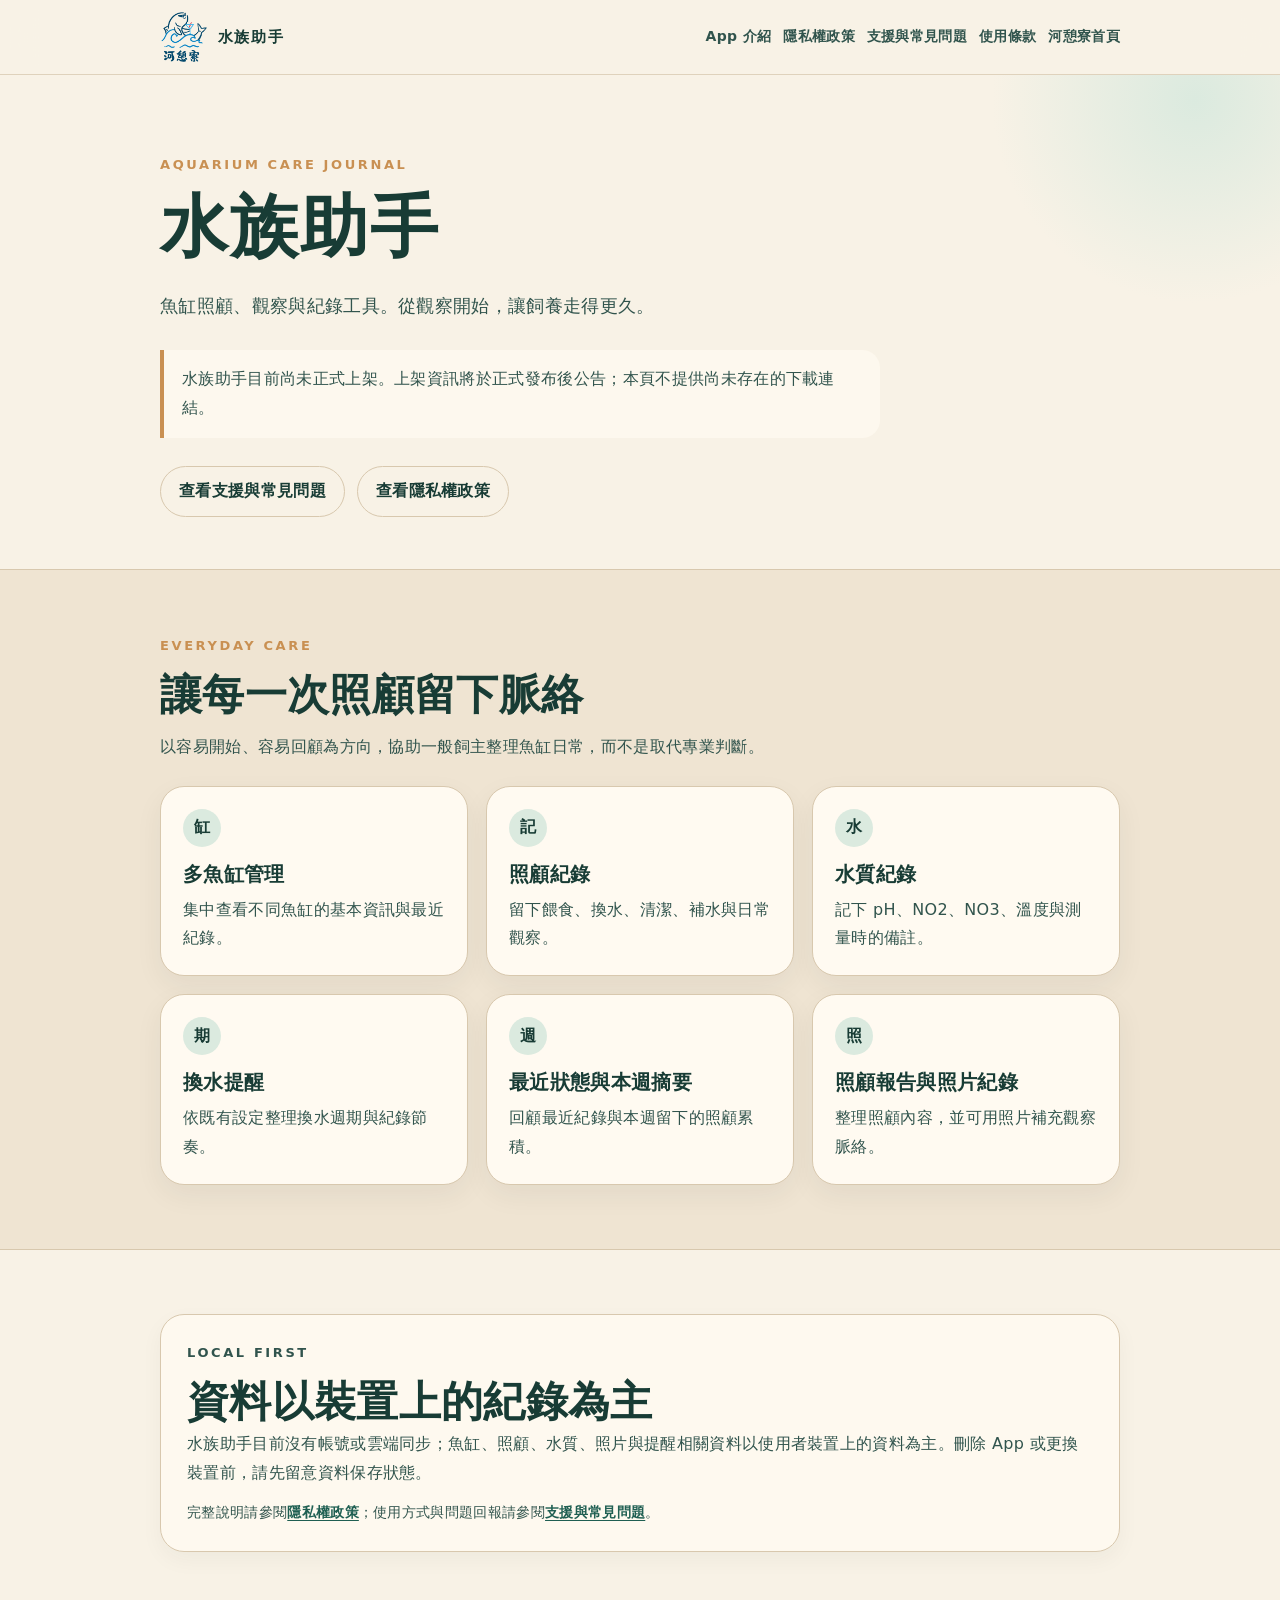
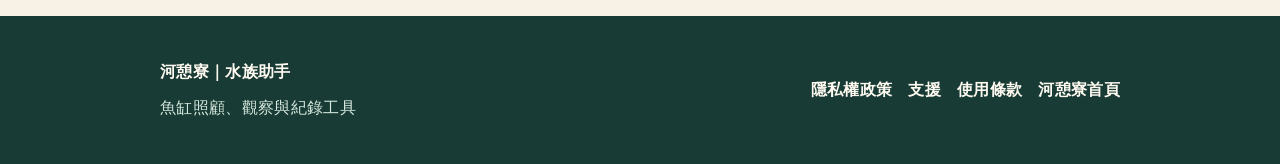
<file: aquarium-assistant/index.html>
<!doctype html>
<html lang="zh-Hant">
<head>
  <meta charset="utf-8">
  <meta name="viewport" content="width=device-width, initial-scale=1">
  <meta name="description" content="水族助手是協助一般飼主記錄魚缸照顧、水質與觀察的工具。">
  <meta name="theme-color" content="#183c35">
  <title>水族助手｜河憩寮</title>
  <link rel="icon" href="../favicon.png" type="image/png">
  <link rel="stylesheet" href="site.css">
</head>
<body>
  <header class="header">
    <div class="wrap nav">
      <a class="brand" href="../" aria-label="返回河憩寮首頁"><img src="../logo-official-transparent.png" alt="河憩寮官方 Logo"><span>水族助手</span></a>
      <nav class="nav-links" aria-label="水族助手導覽">
        <a href="./">App 介紹</a>
        <a href="privacy/">隱私權政策</a>
        <a href="support/">支援與常見問題</a>
        <a href="terms/">使用條款</a>
        <a href="../">河憩寮首頁</a>
      </nav>
    </div>
  </header>

  <main>
    <section class="hero">
      <div class="wrap">
        <p class="eyebrow">Aquarium Care Journal</p>
        <h1>水族助手</h1>
        <p class="lead">魚缸照顧、觀察與紀錄工具。從觀察開始，讓飼養走得更久。</p>
        <div class="notice">水族助手目前尚未正式上架。上架資訊將於正式發布後公告；本頁不提供尚未存在的下載連結。</div>
        <div class="button-row">
          <a class="btn secondary" href="support/">查看支援與常見問題</a>
          <a class="btn secondary" href="privacy/">查看隱私權政策</a>
        </div>
      </div>
    </section>

    <section class="section alt" aria-labelledby="features-title">
      <div class="wrap">
        <div class="section-head">
          <p class="eyebrow">Everyday Care</p>
          <h2 id="features-title">讓每一次照顧留下脈絡</h2>
          <p>以容易開始、容易回顧為方向，協助一般飼主整理魚缸日常，而不是取代專業判斷。</p>
        </div>
        <div class="card-grid">
          <article class="card"><span class="icon">缸</span><h3>多魚缸管理</h3><p>集中查看不同魚缸的基本資訊與最近紀錄。</p></article>
          <article class="card"><span class="icon">記</span><h3>照顧紀錄</h3><p>留下餵食、換水、清潔、補水與日常觀察。</p></article>
          <article class="card"><span class="icon">水</span><h3>水質紀錄</h3><p>記下 pH、NO2、NO3、溫度與測量時的備註。</p></article>
          <article class="card"><span class="icon">期</span><h3>換水提醒</h3><p>依既有設定整理換水週期與紀錄節奏。</p></article>
          <article class="card"><span class="icon">週</span><h3>最近狀態與本週摘要</h3><p>回顧最近紀錄與本週留下的照顧累積。</p></article>
          <article class="card"><span class="icon">照</span><h3>照顧報告與照片紀錄</h3><p>整理照顧內容，並可用照片補充觀察脈絡。</p></article>
        </div>
      </div>
    </section>

    <section class="section" aria-labelledby="local-title">
      <div class="wrap content">
        <article class="content-card">
          <p class="eyebrow">Local First</p>
          <h2 id="local-title">資料以裝置上的紀錄為主</h2>
          <p>水族助手目前沒有帳號或雲端同步；魚缸、照顧、水質、照片與提醒相關資料以使用者裝置上的資料為主。刪除 App 或更換裝置前，請先留意資料保存狀態。</p>
          <p class="muted">完整說明請參閱<a class="email-link" href="privacy/">隱私權政策</a>；使用方式與問題回報請參閱<a class="email-link" href="support/">支援與常見問題</a>。</p>
        </article>
      </div>
    </section>
  </main>

  <footer class="footer">
    <div class="wrap footer-grid">
      <div><strong>河憩寮｜水族助手</strong><p>魚缸照顧、觀察與紀錄工具</p></div>
      <nav class="footer-links" aria-label="頁尾導覽"><a href="privacy/">隱私權政策</a><a href="support/">支援</a><a href="terms/">使用條款</a><a href="../">河憩寮首頁</a></nav>
    </div>
  </footer>
</body>
</html>
</file>
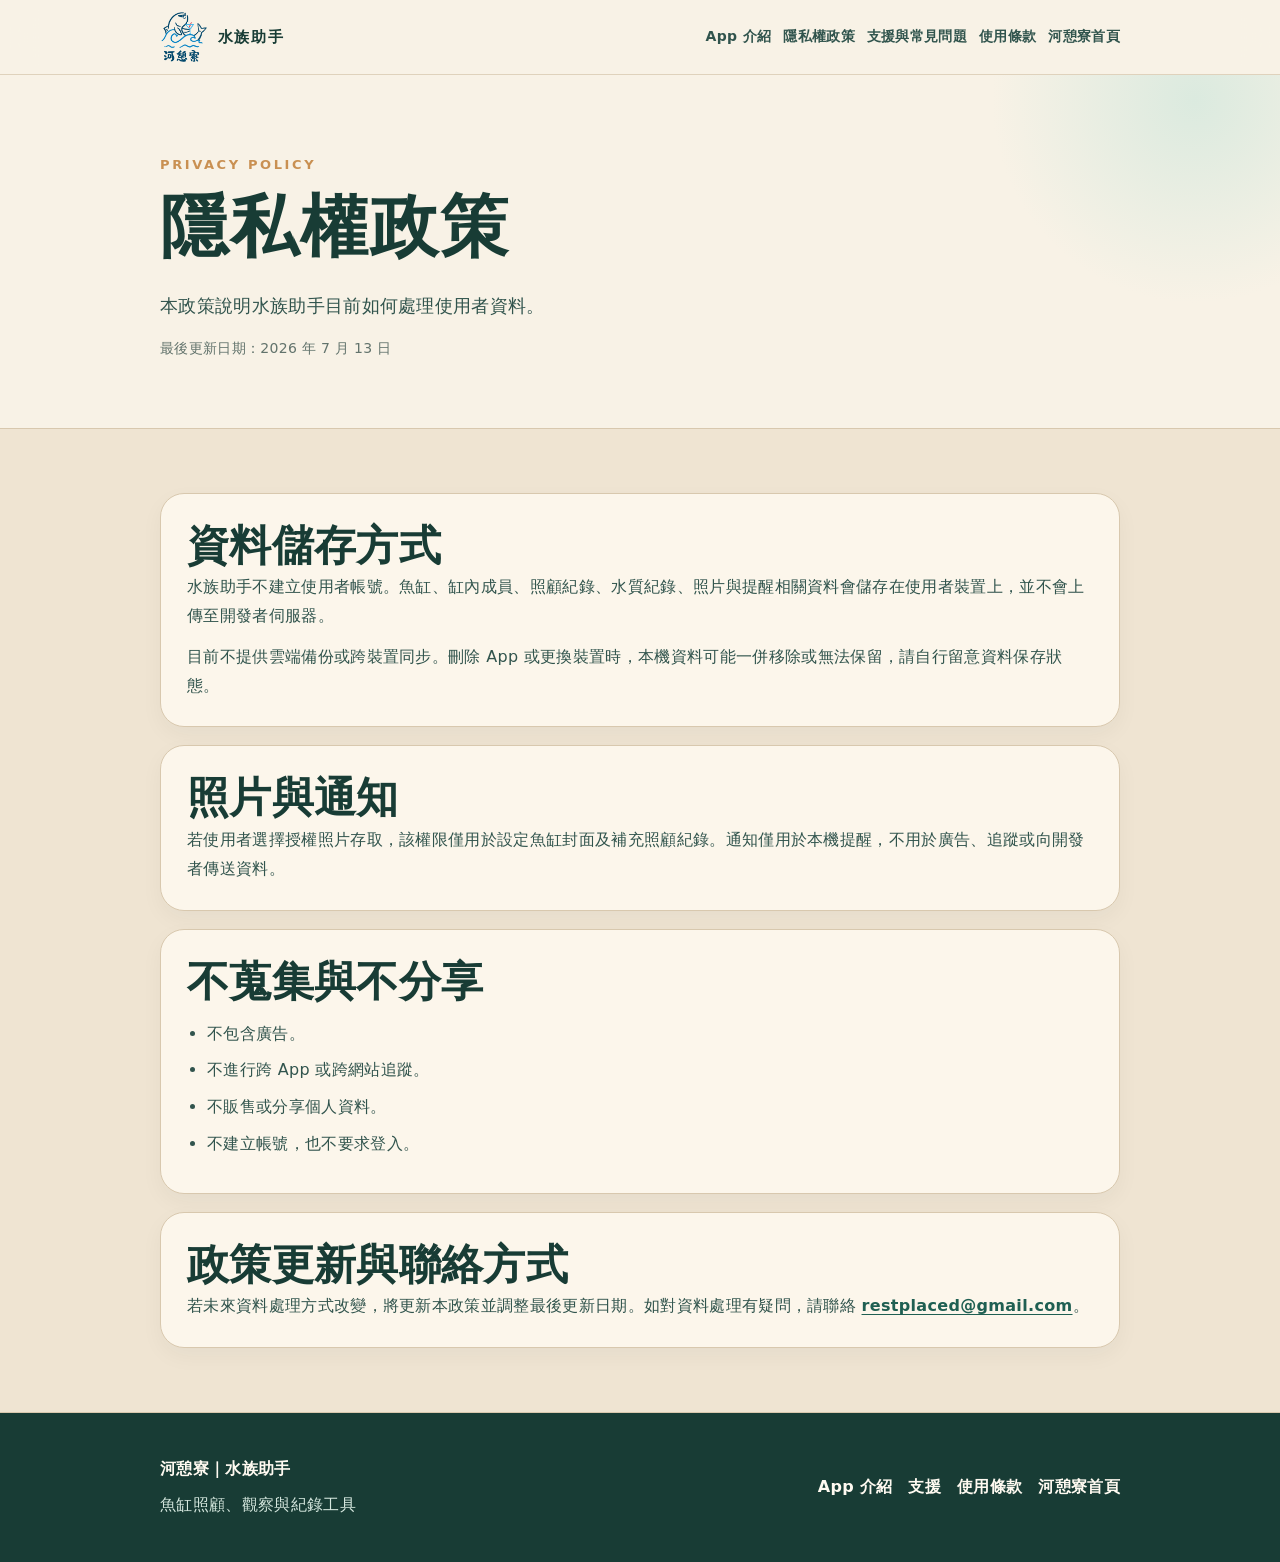
<file: aquarium-assistant/privacy/index.html>
<!doctype html>
<html lang="zh-Hant">
<head>
  <meta charset="utf-8">
  <meta name="viewport" content="width=device-width, initial-scale=1">
  <meta name="description" content="水族助手隱私權政策。">
  <meta name="theme-color" content="#183c35">
  <title>隱私權政策｜水族助手</title>
  <link rel="icon" href="../../favicon.png" type="image/png">
  <link rel="stylesheet" href="../site.css">
</head>
<body>
  <header class="header"><div class="wrap nav"><a class="brand" href="../" aria-label="返回水族助手介紹"><img src="../../logo-official-transparent.png" alt="河憩寮官方 Logo"><span>水族助手</span></a><nav class="nav-links" aria-label="水族助手導覽"><a href="../">App 介紹</a><a href="./">隱私權政策</a><a href="../support/">支援與常見問題</a><a href="../terms/">使用條款</a><a href="../../">河憩寮首頁</a></nav></div></header>
  <main>
    <section class="hero"><div class="wrap"><p class="eyebrow">Privacy Policy</p><h1>隱私權政策</h1><p class="lead">本政策說明水族助手目前如何處理使用者資料。</p><p class="muted">最後更新日期：2026 年 7 月 13 日</p></div></section>
    <section class="section alt"><div class="wrap content">
      <article class="content-card"><h2>資料儲存方式</h2><p>水族助手不建立使用者帳號。魚缸、缸內成員、照顧紀錄、水質紀錄、照片與提醒相關資料會儲存在使用者裝置上，並不會上傳至開發者伺服器。</p><p>目前不提供雲端備份或跨裝置同步。刪除 App 或更換裝置時，本機資料可能一併移除或無法保留，請自行留意資料保存狀態。</p></article>
      <article class="content-card"><h2>照片與通知</h2><p>若使用者選擇授權照片存取，該權限僅用於設定魚缸封面及補充照顧紀錄。通知僅用於本機提醒，不用於廣告、追蹤或向開發者傳送資料。</p></article>
      <article class="content-card"><h2>不蒐集與不分享</h2><ul><li>不包含廣告。</li><li>不進行跨 App 或跨網站追蹤。</li><li>不販售或分享個人資料。</li><li>不建立帳號，也不要求登入。</li></ul></article>
      <article class="content-card"><h2>政策更新與聯絡方式</h2><p>若未來資料處理方式改變，將更新本政策並調整最後更新日期。如對資料處理有疑問，請聯絡 <a class="email-link" href="mailto:restplaced@gmail.com">restplaced@gmail.com</a>。</p></article>
    </div></section>
  </main>
  <footer class="footer"><div class="wrap footer-grid"><div><strong>河憩寮｜水族助手</strong><p>魚缸照顧、觀察與紀錄工具</p></div><nav class="footer-links" aria-label="頁尾導覽"><a href="../">App 介紹</a><a href="../support/">支援</a><a href="../terms/">使用條款</a><a href="../../">河憩寮首頁</a></nav></div></footer>
</body>
</html>
</file>
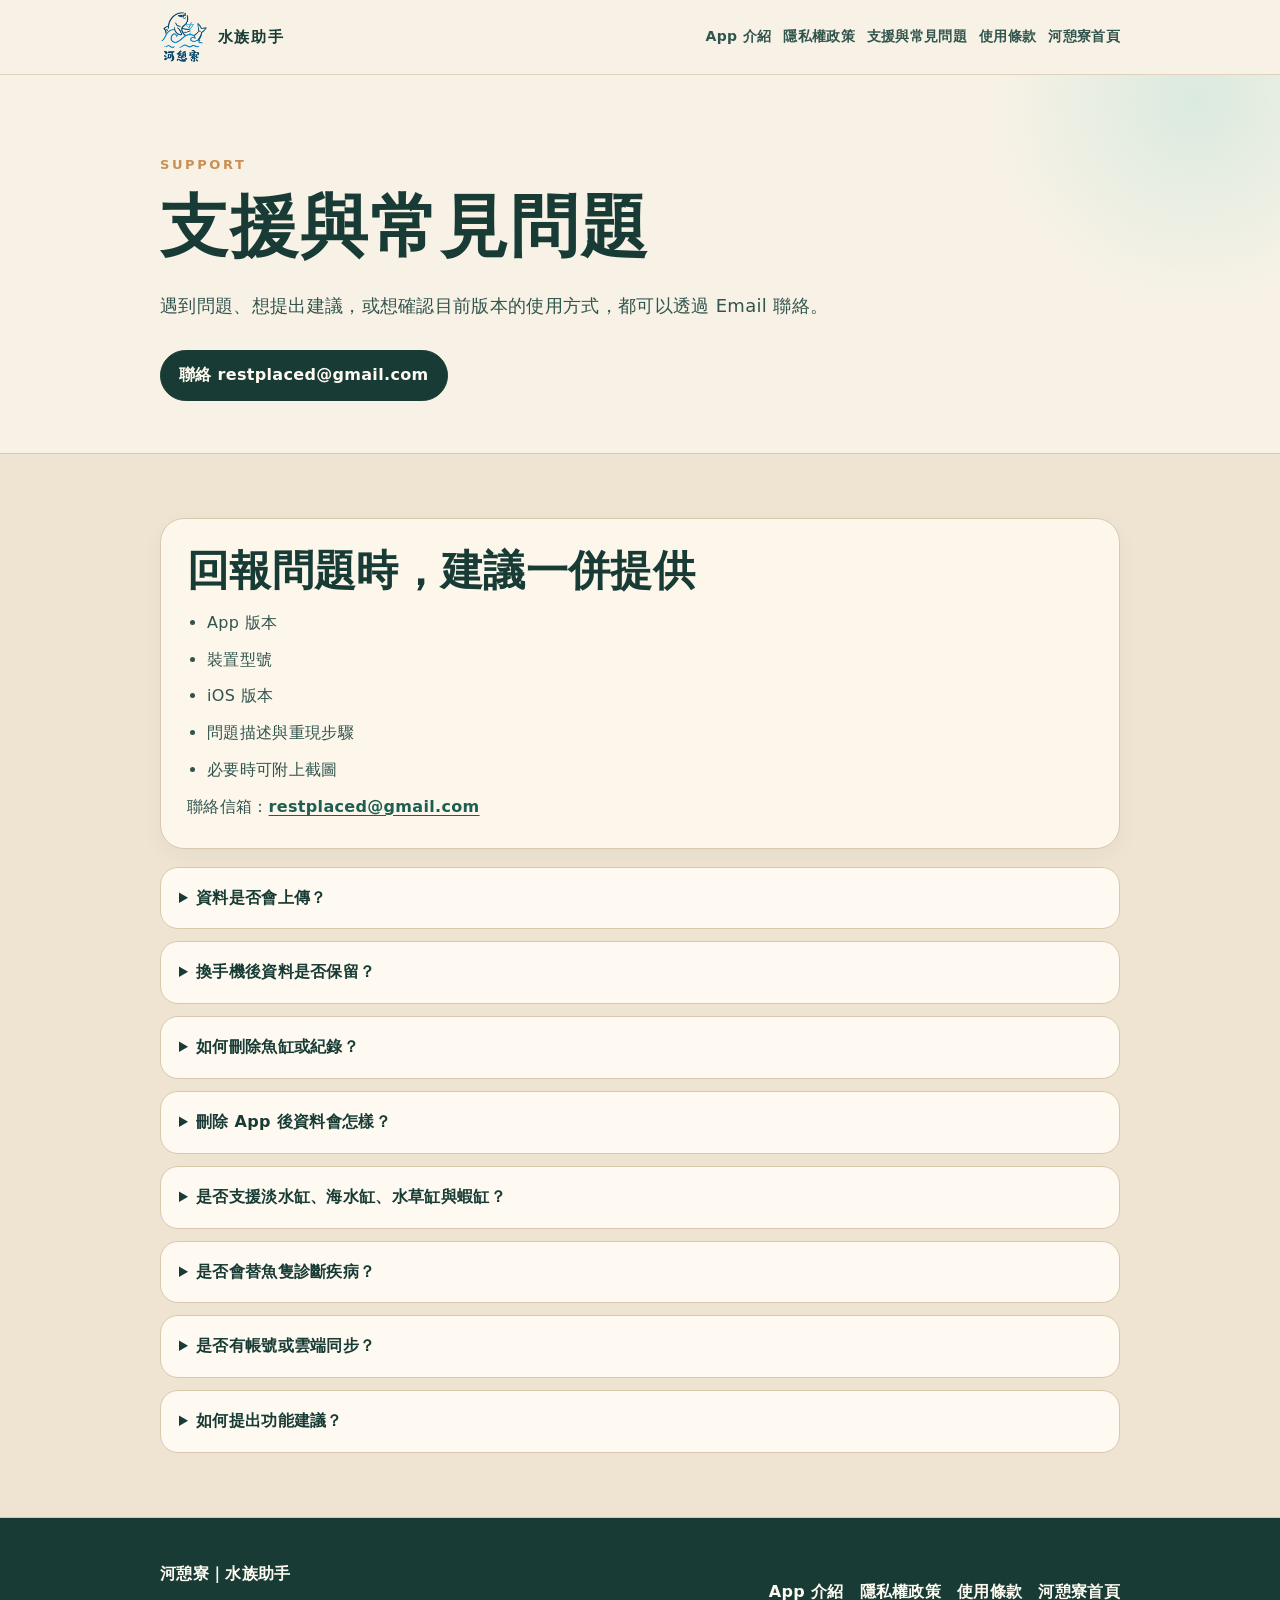
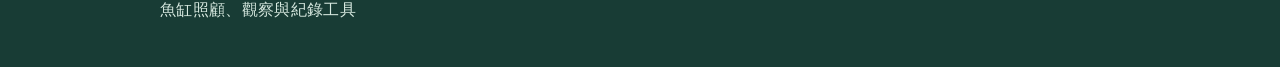
<file: aquarium-assistant/support/index.html>
<!doctype html>
<html lang="zh-Hant">
<head>
  <meta charset="utf-8">
  <meta name="viewport" content="width=device-width, initial-scale=1">
  <meta name="description" content="水族助手支援與常見問題。">
  <meta name="theme-color" content="#183c35">
  <title>支援與常見問題｜水族助手</title>
  <link rel="icon" href="../../favicon.png" type="image/png">
  <link rel="stylesheet" href="../site.css">
</head>
<body>
  <header class="header"><div class="wrap nav"><a class="brand" href="../" aria-label="返回水族助手介紹"><img src="../../logo-official-transparent.png" alt="河憩寮官方 Logo"><span>水族助手</span></a><nav class="nav-links" aria-label="水族助手導覽"><a href="../">App 介紹</a><a href="../privacy/">隱私權政策</a><a href="./">支援與常見問題</a><a href="../terms/">使用條款</a><a href="../../">河憩寮首頁</a></nav></div></header>
  <main>
    <section class="hero"><div class="wrap"><p class="eyebrow">Support</p><h1>支援與常見問題</h1><p class="lead">遇到問題、想提出建議，或想確認目前版本的使用方式，都可以透過 Email 聯絡。</p><div class="button-row"><a class="btn" href="mailto:restplaced@gmail.com">聯絡 restplaced@gmail.com</a></div></div></section>
    <section class="section alt"><div class="wrap content">
      <article class="content-card"><h2>回報問題時，建議一併提供</h2><ul><li>App 版本</li><li>裝置型號</li><li>iOS 版本</li><li>問題描述與重現步驟</li><li>必要時可附上截圖</li></ul><p>聯絡信箱：<a class="email-link" href="mailto:restplaced@gmail.com">restplaced@gmail.com</a></p></article>
      <section class="faq" aria-label="常見問題">
        <details><summary>資料是否會上傳？</summary><p>目前資料以使用者裝置上的本機資料為主，不會上傳至開發者伺服器。</p></details>
        <details><summary>換手機後資料是否保留？</summary><p>目前不提供雲端同步或跨裝置同步。更換裝置前請自行留意本機資料保存狀態。</p></details>
        <details><summary>如何刪除魚缸或紀錄？</summary><p>可在魚缸詳情頁與各紀錄列表使用既有刪除入口，並依確認視窗完成操作。刪除前請先確認內容。</p></details>
        <details><summary>刪除 App 後資料會怎樣？</summary><p>刪除 App 可能同時移除儲存在此裝置上的資料。目前沒有雲端備份可供還原。</p></details>
        <details><summary>是否支援淡水缸、海水缸、水草缸與蝦缸？</summary><p>可用於整理不同類型魚缸的照顧、水質與觀察紀錄；實際飼養仍應依缸內成員與環境狀況判斷。</p></details>
        <details><summary>是否會替魚隻診斷疾病？</summary><p>不會。水族助手是紀錄與提醒工具，不提供疾病診斷、治療或獸醫建議。</p></details>
        <details><summary>是否有帳號或雲端同步？</summary><p>目前沒有帳號系統，也不提供雲端同步。</p></details>
        <details><summary>如何提出功能建議？</summary><p>歡迎寄信至 <a class="email-link" href="mailto:restplaced@gmail.com">restplaced@gmail.com</a>，並說明你的使用情境與期待解決的問題。</p></details>
      </section>
    </div></section>
  </main>
  <footer class="footer"><div class="wrap footer-grid"><div><strong>河憩寮｜水族助手</strong><p>魚缸照顧、觀察與紀錄工具</p></div><nav class="footer-links" aria-label="頁尾導覽"><a href="../">App 介紹</a><a href="../privacy/">隱私權政策</a><a href="../terms/">使用條款</a><a href="../../">河憩寮首頁</a></nav></div></footer>
</body>
</html>
</file>
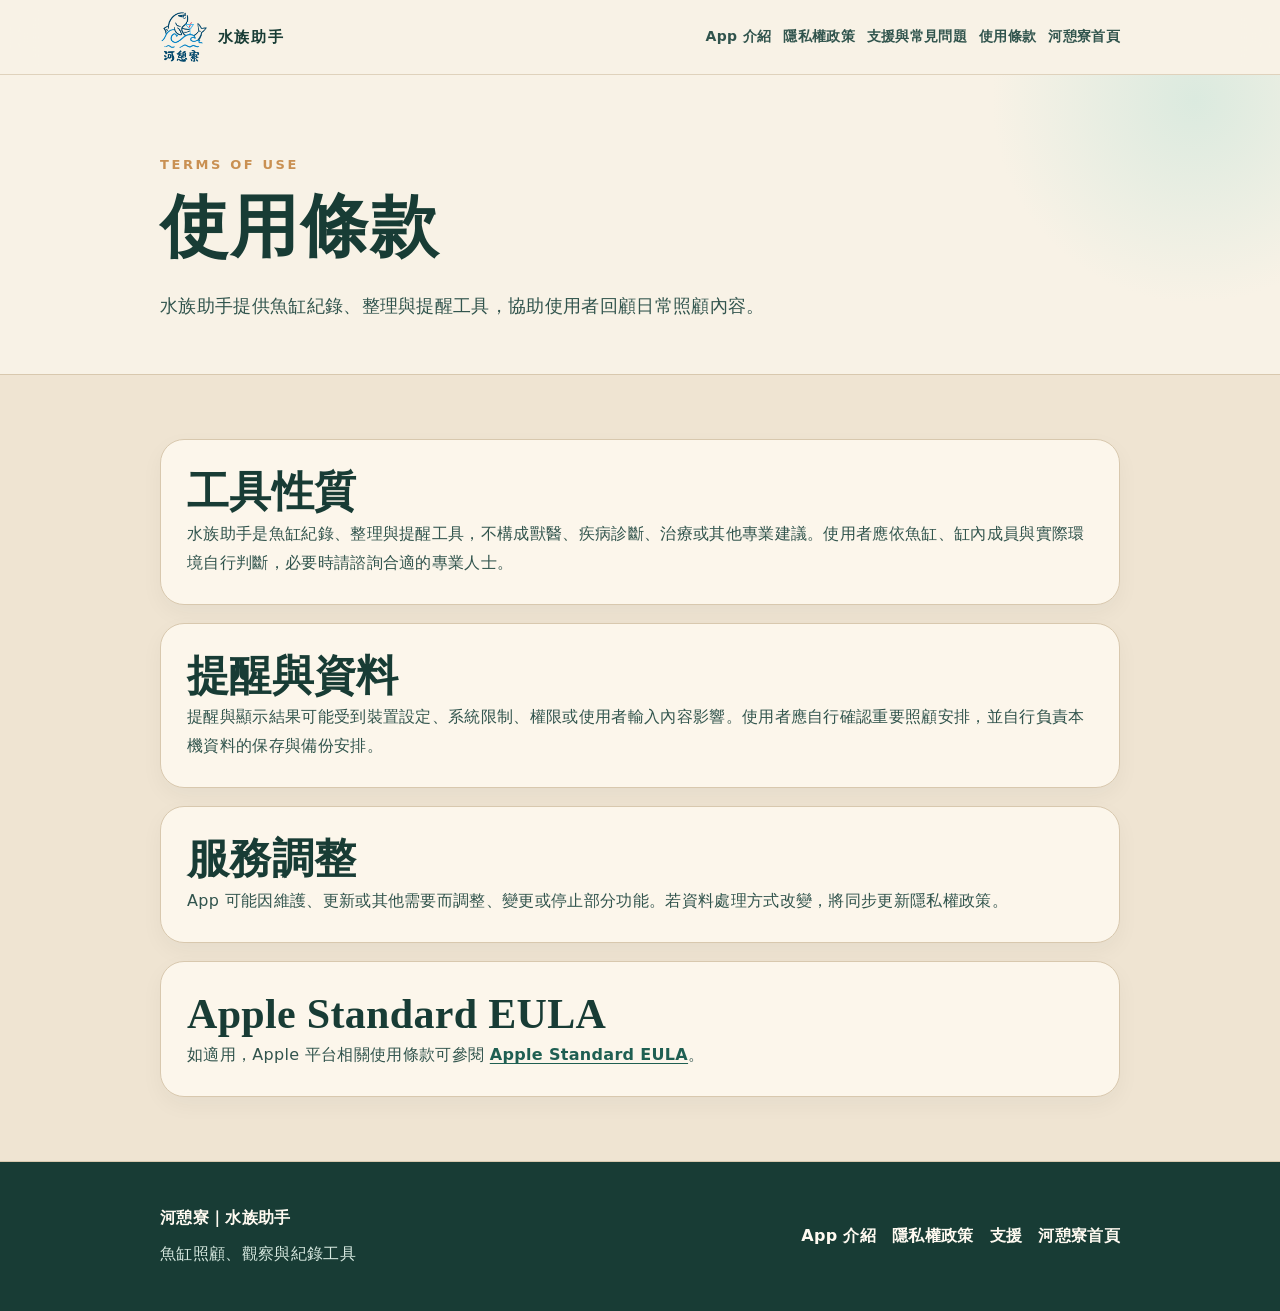
<file: aquarium-assistant/terms/index.html>
<!doctype html>
<html lang="zh-Hant">
<head>
  <meta charset="utf-8">
  <meta name="viewport" content="width=device-width, initial-scale=1">
  <meta name="description" content="水族助手使用條款。">
  <meta name="theme-color" content="#183c35">
  <title>使用條款｜水族助手</title>
  <link rel="icon" href="../../favicon.png" type="image/png">
  <link rel="stylesheet" href="../site.css">
</head>
<body>
  <header class="header"><div class="wrap nav"><a class="brand" href="../" aria-label="返回水族助手介紹"><img src="../../logo-official-transparent.png" alt="河憩寮官方 Logo"><span>水族助手</span></a><nav class="nav-links" aria-label="水族助手導覽"><a href="../">App 介紹</a><a href="../privacy/">隱私權政策</a><a href="../support/">支援與常見問題</a><a href="./">使用條款</a><a href="../../">河憩寮首頁</a></nav></div></header>
  <main>
    <section class="hero"><div class="wrap"><p class="eyebrow">Terms of Use</p><h1>使用條款</h1><p class="lead">水族助手提供魚缸紀錄、整理與提醒工具，協助使用者回顧日常照顧內容。</p></div></section>
    <section class="section alt"><div class="wrap content">
      <article class="content-card"><h2>工具性質</h2><p>水族助手是魚缸紀錄、整理與提醒工具，不構成獸醫、疾病診斷、治療或其他專業建議。使用者應依魚缸、缸內成員與實際環境自行判斷，必要時請諮詢合適的專業人士。</p></article>
      <article class="content-card"><h2>提醒與資料</h2><p>提醒與顯示結果可能受到裝置設定、系統限制、權限或使用者輸入內容影響。使用者應自行確認重要照顧安排，並自行負責本機資料的保存與備份安排。</p></article>
      <article class="content-card"><h2>服務調整</h2><p>App 可能因維護、更新或其他需要而調整、變更或停止部分功能。若資料處理方式改變，將同步更新隱私權政策。</p></article>
      <article class="content-card"><h2>Apple Standard EULA</h2><p>如適用，Apple 平台相關使用條款可參閱 <a class="email-link" href="https://www.apple.com/legal/internet-services/itunes/dev/stdeula/" target="_blank" rel="noopener noreferrer">Apple Standard EULA</a>。</p></article>
    </div></section>
  </main>
  <footer class="footer"><div class="wrap footer-grid"><div><strong>河憩寮｜水族助手</strong><p>魚缸照顧、觀察與紀錄工具</p></div><nav class="footer-links" aria-label="頁尾導覽"><a href="../">App 介紹</a><a href="../privacy/">隱私權政策</a><a href="../support/">支援</a><a href="../../">河憩寮首頁</a></nav></div></footer>
</body>
</html>
</file>
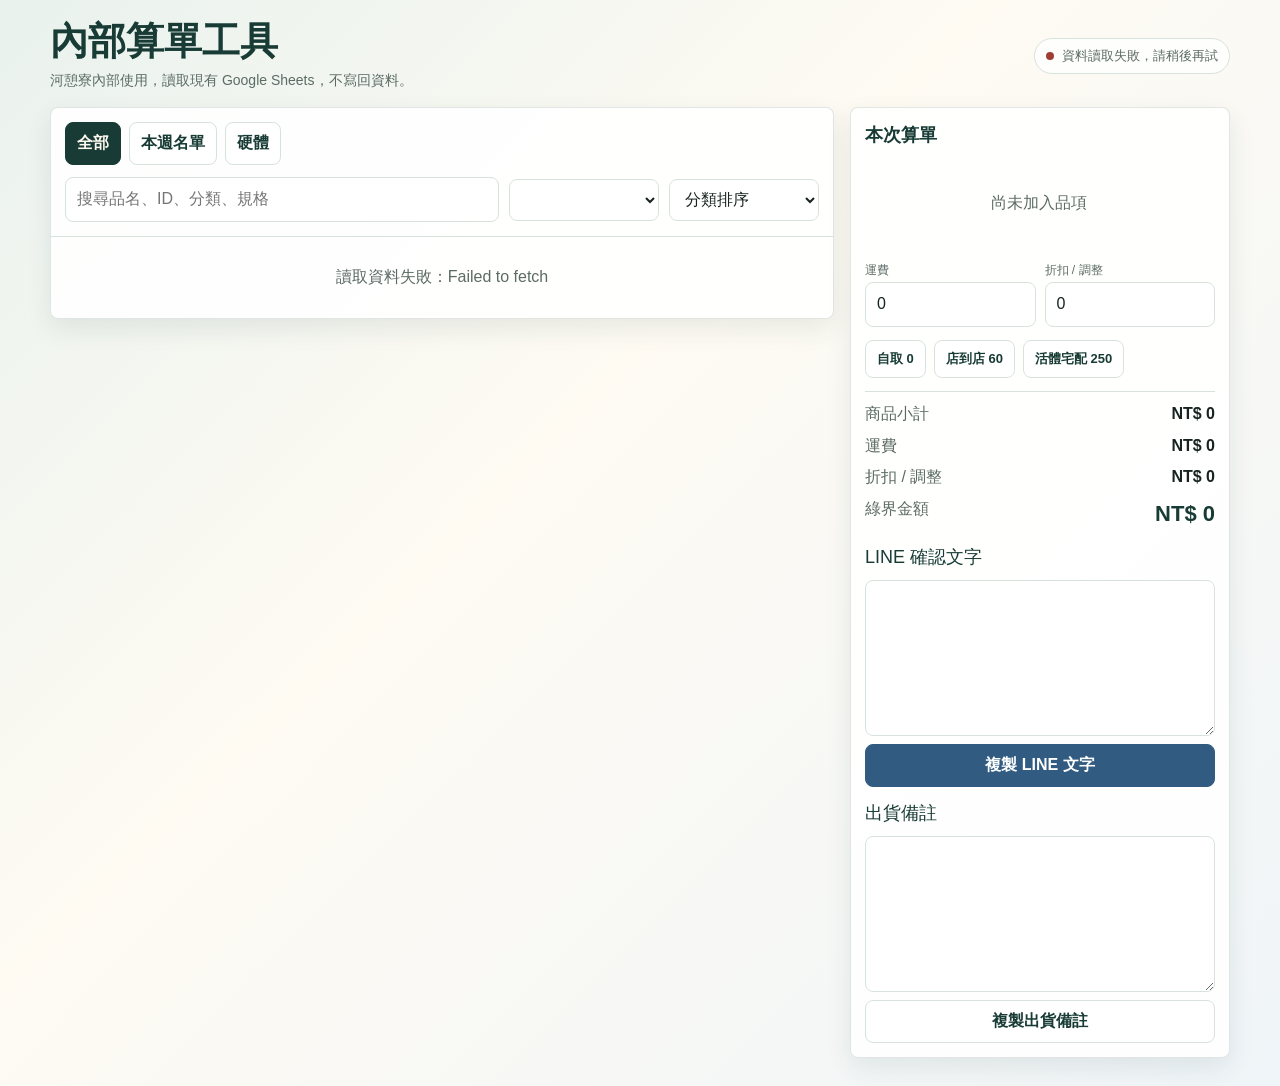
<file: order-tool.html>
<!doctype html>
<html lang="zh-Hant">
<head>
  <meta charset="utf-8">
  <meta name="viewport" content="width=device-width, initial-scale=1">
  <meta name="robots" content="noindex,nofollow">
  <meta name="theme-color" content="#183c35">
  <title>河憩寮｜內部算單工具</title>
  <link rel="icon" href="favicon.png" type="image/png">
  <script src="config.js"></script>
  <style>
    :root {
      --ink: #17231f;
      --muted: #5c6b66;
      --line: #d8e2dd;
      --paper: #fbfcfa;
      --panel: #ffffff;
      --green: #183c35;
      --green-soft: #e8f1ed;
      --gold: #c48b3c;
      --blue: #315b80;
      --danger: #9f3e34;
      --shadow: 0 10px 26px rgba(24, 60, 53, 0.09);
    }

    * { box-sizing: border-box; }
    html { scroll-behavior: smooth; }
    body {
      margin: 0;
      color: var(--ink);
      background:
        linear-gradient(135deg, rgba(232, 241, 237, 0.92), rgba(255, 250, 240, 0.72) 42%, rgba(238, 244, 248, 0.9)),
        var(--paper);
      font-family: -apple-system, BlinkMacSystemFont, "Segoe UI", "Noto Sans TC", "Microsoft JhengHei", sans-serif;
      line-height: 1.55;
    }

    button, input, select, textarea { font: inherit; }
    button { cursor: pointer; }
    button:disabled { cursor: not-allowed; opacity: 0.56; }

    .shell { width: min(1180px, calc(100% - 28px)); margin: 0 auto; padding: 20px 0 28px; }
    .topbar {
      display: flex;
      align-items: center;
      justify-content: space-between;
      gap: 14px;
      margin-bottom: 16px;
    }
    .brand h1 { margin: 0; font-size: clamp(24px, 4vw, 38px); line-height: 1.15; letter-spacing: 0; color: var(--green); }
    .brand p { margin: 6px 0 0; color: var(--muted); font-size: 14px; }
    .status {
      display: inline-flex;
      align-items: center;
      gap: 8px;
      min-height: 34px;
      padding: 7px 11px;
      border-radius: 999px;
      background: rgba(255, 255, 255, 0.82);
      border: 1px solid var(--line);
      color: var(--muted);
      font-size: 13px;
      white-space: nowrap;
    }
    .dot { width: 8px; height: 8px; border-radius: 50%; background: var(--gold); }
    .dot.ready { background: #2f805f; }
    .dot.error { background: var(--danger); }

    .layout { display: grid; grid-template-columns: minmax(0, 1fr) 380px; gap: 16px; align-items: start; }
    .surface {
      background: rgba(255, 255, 255, 0.88);
      border: 1px solid rgba(24, 60, 53, 0.13);
      border-radius: 8px;
      box-shadow: var(--shadow);
    }
    .catalog { min-width: 0; }
    .controls { padding: 14px; display: grid; gap: 12px; border-bottom: 1px solid var(--line); }
    .control-row { display: grid; grid-template-columns: 1fr 150px 150px; gap: 10px; align-items: center; }
    .input, .select, .textarea {
      width: 100%;
      border: 1px solid var(--line);
      border-radius: 8px;
      background: #fff;
      color: var(--ink);
      min-height: 42px;
      padding: 9px 11px;
      outline: none;
    }
    .textarea { min-height: 156px; resize: vertical; }
    .input:focus, .select:focus, .textarea:focus { border-color: rgba(24, 60, 53, 0.48); box-shadow: 0 0 0 3px rgba(24, 60, 53, 0.11); }
    .mode-tabs { display: flex; gap: 8px; flex-wrap: wrap; }
    .tab, .chip, .icon-btn, .copy-btn {
      border: 1px solid var(--line);
      border-radius: 8px;
      background: #fff;
      color: var(--green);
      min-height: 38px;
      padding: 8px 11px;
      font-weight: 700;
    }
    .tab.active, .chip.active { background: var(--green); color: #fffaf0; border-color: var(--green); }
    .chip { font-size: 13px; min-height: 34px; }

    .product-list { display: grid; gap: 0; }
    .empty { padding: 28px 16px; color: var(--muted); text-align: center; }
    .product-row {
      display: grid;
      grid-template-columns: 1fr auto;
      gap: 12px;
      padding: 13px 14px;
      border-bottom: 1px solid rgba(24, 60, 53, 0.09);
      align-items: center;
    }
    .product-row:last-child { border-bottom: 0; }
    .product-main { min-width: 0; }
    .product-title {
      display: flex;
      align-items: center;
      gap: 8px;
      flex-wrap: wrap;
      margin-bottom: 5px;
    }
    .product-title b { font-size: 16px; color: var(--green); overflow-wrap: anywhere; }
    .badge {
      display: inline-flex;
      align-items: center;
      min-height: 24px;
      padding: 4px 8px;
      border-radius: 999px;
      background: var(--green-soft);
      color: #27604f;
      font-size: 12px;
      font-weight: 700;
      white-space: nowrap;
    }
    .badge.warn { background: #fff0d8; color: #85612c; }
    .badge.off { background: #f5dfdc; color: var(--danger); }
    .meta { display: flex; gap: 8px 12px; flex-wrap: wrap; color: var(--muted); font-size: 13px; }
    .variant-select {
      width: min(230px, 100%);
      border: 1px solid var(--line);
      border-radius: 8px;
      background: #fff;
      min-height: 38px;
      padding: 7px 9px;
    }
    .add-area { display: grid; grid-template-columns: 74px 86px; gap: 8px; align-items: center; }
    .qty { text-align: center; }
    .primary {
      border: 1px solid var(--green);
      border-radius: 8px;
      min-height: 38px;
      padding: 8px 12px;
      background: var(--green);
      color: #fffaf0;
      font-weight: 800;
    }

    .cart { position: sticky; top: 14px; padding: 14px; display: grid; gap: 13px; }
    .cart h2, .panel-title { margin: 0; font-size: 18px; color: var(--green); }
    .cart-items { display: grid; gap: 8px; max-height: 280px; overflow: auto; padding-right: 2px; }
    .cart-item {
      display: grid;
      grid-template-columns: 1fr auto;
      gap: 8px;
      padding: 10px;
      border: 1px solid var(--line);
      border-radius: 8px;
      background: #fff;
    }
    .cart-name { font-weight: 800; color: var(--ink); overflow-wrap: anywhere; }
    .cart-spec { color: var(--muted); font-size: 13px; margin-top: 2px; }
    .cart-line { color: var(--green); font-weight: 800; white-space: nowrap; }
    .cart-tools { display: flex; gap: 6px; align-items: center; justify-content: flex-end; grid-column: 1 / -1; }
    .stepper {
      width: 64px;
      min-height: 34px;
      border: 1px solid var(--line);
      border-radius: 8px;
      text-align: center;
    }
    .icon-btn { width: 36px; min-height: 34px; padding: 0; display: grid; place-items: center; color: var(--danger); }
    .money-grid { display: grid; grid-template-columns: 1fr 1fr; gap: 9px; }
    .quick-fees { display: flex; gap: 8px; flex-wrap: wrap; }
    .totals { display: grid; gap: 7px; padding-top: 10px; border-top: 1px solid var(--line); }
    .total-row { display: flex; justify-content: space-between; gap: 12px; color: var(--muted); }
    .total-row strong { color: var(--ink); }
    .grand { font-size: 22px; color: var(--green); font-weight: 900; }
    .output-panel { display: grid; gap: 8px; }
    .copy-btn { background: var(--blue); color: #fff; border-color: var(--blue); width: 100%; }
    .ghost { background: #fff; color: var(--green); border-color: var(--line); }
    .fine { color: var(--muted); font-size: 12px; margin: 0; }

    @media (max-width: 940px) {
      .layout { grid-template-columns: 1fr; }
      .cart { position: static; }
    }
    @media (max-width: 680px) {
      .shell { width: min(100% - 18px, 1180px); padding-top: 12px; }
      .topbar { align-items: flex-start; flex-direction: column; }
      .status { white-space: normal; }
      .control-row { grid-template-columns: 1fr; }
      .product-row { grid-template-columns: 1fr; }
      .add-area { grid-template-columns: 78px 1fr; }
      .variant-select { width: 100%; }
      .money-grid { grid-template-columns: 1fr; }
    }
  </style>
</head>
<body>
  <main class="shell">
    <header class="topbar">
      <div class="brand">
        <h1>內部算單工具</h1>
        <p>河憩寮內部使用，讀取現有 Google Sheets，不寫回資料。</p>
      </div>
      <div class="status" id="loadStatus"><span class="dot"></span><span>讀取資料中</span></div>
    </header>

    <section class="layout">
      <div class="catalog surface">
        <div class="controls">
          <div class="mode-tabs" aria-label="商品類型">
            <button class="tab active" type="button" data-mode="all">全部</button>
            <button class="tab" type="button" data-mode="live">本週名單</button>
            <button class="tab" type="button" data-mode="hardware">硬體</button>
          </div>
          <div class="control-row">
            <input class="input" id="searchInput" type="search" placeholder="搜尋品名、ID、分類、規格">
            <select class="select" id="categorySelect" aria-label="分類"></select>
            <select class="select" id="sortSelect" aria-label="排序">
              <option value="category">分類排序</option>
              <option value="name">品名排序</option>
              <option value="priceAsc">價格低到高</option>
              <option value="priceDesc">價格高到低</option>
            </select>
          </div>
        </div>
        <div class="product-list" id="productList">
          <div class="empty">資料讀取中...</div>
        </div>
      </div>

      <aside class="cart surface" aria-label="算單">
        <h2>本次算單</h2>
        <div class="cart-items" id="cartItems">
          <div class="empty">尚未加入品項</div>
        </div>

        <div class="money-grid">
          <label>
            <span class="fine">運費</span>
            <input class="input" id="shippingInput" type="number" min="0" step="1" value="0">
          </label>
          <label>
            <span class="fine">折扣 / 調整</span>
            <input class="input" id="discountInput" type="number" step="1" value="0">
          </label>
        </div>
        <div class="quick-fees">
          <button class="chip" type="button" data-shipping="0">自取 0</button>
          <button class="chip" type="button" data-shipping="60">店到店 60</button>
          <button class="chip" type="button" data-shipping="250">活體宅配 250</button>
        </div>

        <div class="totals">
          <div class="total-row"><span>商品小計</span><strong id="subtotalText">NT$ 0</strong></div>
          <div class="total-row"><span>運費</span><strong id="shippingText">NT$ 0</strong></div>
          <div class="total-row"><span>折扣 / 調整</span><strong id="discountText">NT$ 0</strong></div>
          <div class="total-row"><span>綠界金額</span><span class="grand" id="grandText">NT$ 0</span></div>
        </div>

        <div class="output-panel">
          <div class="panel-title">LINE 確認文字</div>
          <textarea class="textarea" id="lineText" readonly></textarea>
          <button class="copy-btn" type="button" data-copy-target="lineText">複製 LINE 文字</button>
        </div>

        <div class="output-panel">
          <div class="panel-title">出貨備註</div>
          <textarea class="textarea" id="noteText" readonly></textarea>
          <button class="copy-btn ghost" type="button" data-copy-target="noteText">複製出貨備註</button>
        </div>
      </aside>
    </section>
  </main>

  <script>
    const CONFIG = window.HEQILIAO_CONFIG || {};
    const state = {
      products: [],
      filtered: [],
      cart: [],
      mode: "all",
      category: "全部",
      query: "",
      sort: "category"
    };

    const els = {
      status: document.getElementById("loadStatus"),
      list: document.getElementById("productList"),
      search: document.getElementById("searchInput"),
      category: document.getElementById("categorySelect"),
      sort: document.getElementById("sortSelect"),
      cart: document.getElementById("cartItems"),
      shipping: document.getElementById("shippingInput"),
      discount: document.getElementById("discountInput"),
      subtotal: document.getElementById("subtotalText"),
      shippingText: document.getElementById("shippingText"),
      discountText: document.getElementById("discountText"),
      grand: document.getElementById("grandText"),
      lineText: document.getElementById("lineText"),
      noteText: document.getElementById("noteText")
    };

    init();

    async function init(){
      bindControls();
      try{
        const [liveRows, hardwareRows] = await Promise.all([
          loadCsv(CONFIG.sheetCsvUrl),
          loadCsv(CONFIG.hardwareSaleCsvUrl)
        ]);
        const live = normalizeLiveItems(liveRows);
        const hardware = normalizeHardwareItems(hardwareRows);
        state.products = [...live, ...hardware];
        setStatus(`已載入 ${live.length} 筆本週名單、${hardware.length} 筆硬體`, "ready");
        renderCategoryOptions();
        applyFilters();
        renderCart();
      }catch(error){
        console.error(error);
        setStatus("資料讀取失敗，請稍後再試", "error");
        els.list.innerHTML = `<div class="empty">讀取資料失敗：${escapeHtml(error.message || String(error))}</div>`;
      }
    }

    function bindControls(){
      document.querySelectorAll("[data-mode]").forEach(button => {
        button.addEventListener("click", () => {
          state.mode = button.dataset.mode || "all";
          document.querySelectorAll("[data-mode]").forEach(btn => btn.classList.toggle("active", btn === button));
          state.category = "全部";
          renderCategoryOptions();
          applyFilters();
        });
      });
      els.search.addEventListener("input", () => {
        state.query = els.search.value.trim().toLowerCase();
        applyFilters();
      });
      els.category.addEventListener("change", () => {
        state.category = els.category.value || "全部";
        applyFilters();
      });
      els.sort.addEventListener("change", () => {
        state.sort = els.sort.value;
        applyFilters();
      });
      [els.shipping, els.discount].forEach(input => input.addEventListener("input", renderCart));
      document.querySelectorAll("[data-shipping]").forEach(button => {
        button.addEventListener("click", () => {
          els.shipping.value = button.dataset.shipping || "0";
          renderCart();
        });
      });
      document.querySelectorAll("[data-copy-target]").forEach(button => {
        button.addEventListener("click", () => copyFrom(button.dataset.copyTarget, button));
      });
    }

    async function loadCsv(url){
      if(!url) return [];
      const sep = url.includes("?") ? "&" : "?";
      const response = await fetch(`${url}${sep}_=${Date.now()}`, { cache: "no-store" });
      if(!response.ok) throw new Error(`CSV HTTP ${response.status}`);
      return csvToObjects(await response.text());
    }

    function parseCsv(text){
      const rows = [];
      let row = [];
      let field = "";
      let inQuotes = false;
      for(let i = 0; i < text.length; i++){
        const char = text[i];
        const next = text[i + 1];
        if(char === '"'){
          if(inQuotes && next === '"'){
            field += '"';
            i++;
          }else{
            inQuotes = !inQuotes;
          }
        }else if(char === "," && !inQuotes){
          row.push(field);
          field = "";
        }else if((char === "\n" || char === "\r") && !inQuotes){
          if(char === "\r" && next === "\n") i++;
          row.push(field);
          if(row.some(value => String(value).trim() !== "")) rows.push(row);
          row = [];
          field = "";
        }else{
          field += char;
        }
      }
      row.push(field);
      if(row.some(value => String(value).trim() !== "")) rows.push(row);
      return rows;
    }

    function csvToObjects(text){
      const rows = parseCsv(String(text || "").replace(/^\uFEFF/, ""));
      if(rows.length < 2) return [];
      const headers = rows[0].map(header => String(header || "").trim());
      return rows.slice(1).map(row => {
        const item = {};
        headers.forEach((header, index) => item[header] = String(row[index] ?? "").trim());
        return item;
      }).filter(item => Object.values(item).some(value => String(value || "").trim() !== ""));
    }

    function normalizeLiveItems(rows){
      return rows.map((row, index) => {
        const stockRaw = firstValue(row["可詢問庫存"], row["目前庫存"], row["庫存"], row["數量"]);
        const stockNumber = parseNumber(stockRaw);
        const statusRaw = firstValue(row["狀態"], row["販售狀態"], row.status);
        const manualUnavailable = isUnavailable(firstValue(row["是否售完"], row["暫不販售"]));
        const stockSoldOut = stockRaw && stockNumber !== null && stockNumber <= 0;
        const statusUnavailable = isUnavailable(statusRaw);
        const unavailable = manualUnavailable || stockSoldOut || statusUnavailable;
        const status = manualUnavailable ? "暫不販售" : stockSoldOut ? "售完" : statusUnavailable ? "暫不販售" : statusRaw || "可詢問";
        const price = parseMoney(firstValue(row["售價"], row["價格"], row["單價"]));
        const name = firstValue(row["品名"], row["魚種"], row["名稱"]);
        const category = firstValue(row["分類"], row["類別"]) || "其他";
        const typeLabel = /造景/.test(category) ? "造景" : "活體";
        return {
          id: firstValue(row["ID"], row.id, row["編號"]) || `live-${index + 1}`,
          type: "live",
          typeLabel,
          category,
          name,
          spec: firstValue(row["尺寸"], row.size) || "未填尺寸",
          price,
          status,
          stock: stockRaw,
          unavailable,
          keywords: [name, row["ID"], row["分類"], row["尺寸"], status, stockRaw].join(" ")
        };
      }).filter(item => item.name);
    }

    function normalizeHardwareItems(rows){
      const groups = new Map();
      rows.forEach((row, index) => {
        const productId = firstValue(row["商品ID"], row["產品ID"], row["商品編號"], row.id, row["ID"]);
        const category = firstValue(row["分類"], row.category) || "";
        const name = firstValue(row["品名"], row["名稱"], row.name, row.title);
        const description = firstValue(row["商品說明"], row.description);
        const productStatus = firstValue(row["商品狀態"], row["整體狀態"]);
        const key = productId || `${category}-${name || index}`;
        if(!groups.has(key)){
          groups.set(key, {
            id: key,
            type: "hardware",
            typeLabel: "硬體",
            category,
            name,
            description,
            productStatus,
            variants: [],
            order: parseNumber(firstValue(row["排序"], row.order)) ?? index + 1
          });
        }
        const group = groups.get(key);
        group.category = group.category || category;
        group.name = group.name || name;
        group.description = group.description || description;
        group.productStatus = group.productStatus || productStatus;
        group.order = Math.min(group.order, parseNumber(firstValue(row["排序"], row.order)) ?? index + 1);
        group.variants.push({
          spec: firstValue(row["規格"], row["尺寸"], row.spec) || "單一規格",
          price: parseMoney(firstValue(row["售價"], row["價格"], row.price)),
          status: firstValue(row["狀態"], row.status),
          note: firstValue(row["規格備註"], row["備註"], row.note),
          order: parseNumber(firstValue(row["排序"], row.order)) ?? index + 1
        });
      });

      return Array.from(groups.values()).filter(group => group.name).map(group => {
        group.variants.sort((a, b) => a.order - b.order);
        const firstVariant = group.variants[0] || {};
        const statuses = [group.productStatus, ...group.variants.map(v => v.status)].join(" ");
        const unavailable = /暫缺|缺貨|售完|補貨中|停售|不可販售|休養/.test(statuses);
        const minPrice = group.variants.reduce((min, variant) => {
          return Number.isFinite(variant.price) ? Math.min(min, variant.price) : min;
        }, Infinity);
        return {
          ...group,
          spec: firstVariant.spec || "單一規格",
          price: Number.isFinite(minPrice) ? minPrice : null,
          status: group.productStatus || (group.variants.length > 1 ? "多規格" : firstVariant.status || ""),
          stock: "",
          unavailable,
          keywords: [group.name, group.id, group.category, group.description, group.variants.map(v => `${v.spec} ${v.note}`).join(" ")].join(" ")
        };
      });
    }

    function renderCategoryOptions(){
      const source = state.products.filter(item => state.mode === "all" || item.type === state.mode);
      const categories = ["全部", ...Array.from(new Set(source.map(item => item.category).filter(Boolean))).sort((a, b) => a.localeCompare(b, "zh-Hant"))];
      els.category.innerHTML = categories.map(category => `<option value="${escapeAttr(category)}">${escapeHtml(category)}</option>`).join("");
      els.category.value = state.category;
    }

    function applyFilters(){
      const query = state.query;
      state.filtered = state.products.filter(item => {
        const modeOk = state.mode === "all" || item.type === state.mode;
        const categoryOk = state.category === "全部" || item.category === state.category;
        const text = String(item.keywords || "").toLowerCase();
        return modeOk && categoryOk && (!query || text.includes(query));
      });
      sortProducts(state.filtered);
      renderProducts();
    }

    function sortProducts(items){
      const byName = (a, b) => a.name.localeCompare(b.name, "zh-Hant");
      const byPrice = (a, b) => (a.price ?? Number.MAX_SAFE_INTEGER) - (b.price ?? Number.MAX_SAFE_INTEGER);
      if(state.sort === "name") items.sort(byName);
      else if(state.sort === "priceAsc") items.sort(byPrice);
      else if(state.sort === "priceDesc") items.sort((a, b) => byPrice(b, a));
      else items.sort((a, b) => a.category.localeCompare(b.category, "zh-Hant") || byName(a, b));
    }

    function renderProducts(){
      if(!state.filtered.length){
        els.list.innerHTML = '<div class="empty">沒有符合條件的品項</div>';
        return;
      }
      els.list.innerHTML = state.filtered.map((item, index) => renderProductRow(item, index)).join("");
      els.list.querySelectorAll("[data-add-index]").forEach(button => {
        button.addEventListener("click", () => {
          const item = state.filtered[Number(button.dataset.addIndex)];
          const row = button.closest(".product-row");
          const qty = Math.max(1, Math.floor(Number(row.querySelector("[data-qty]")?.value || 1)));
          const variantIndex = Number(row.querySelector("[data-variant]")?.value || 0);
          addToCart(item, qty, variantIndex);
        });
      });
    }

    function renderProductRow(item, index){
      const variantSelect = item.type === "hardware" && item.variants.length > 1
        ? `<select class="variant-select" data-variant aria-label="規格">${item.variants.map((variant, variantIndex) => {
            const note = variant.note ? `｜${variant.note}` : "";
            return `<option value="${variantIndex}">${escapeHtml(variant.spec)}${escapeHtml(note)}｜${formatMoney(variant.price)}</option>`;
          }).join("")}</select>`
        : "";
      const specText = item.type === "hardware" ? (item.variants[0]?.spec || item.spec) : item.spec;
      const stockText = item.stock ? `庫存 ${escapeHtml(item.stock)}` : "";
      const statusClass = item.unavailable ? "off" : /觀察|適應|檢疫|保留/.test(item.status) ? "warn" : "";
      return `<article class="product-row">
        <div class="product-main">
          <div class="product-title">
            <b>${escapeHtml(item.name)}</b>
            <span class="badge">${escapeHtml(item.typeLabel)}</span>
            <span class="badge ${statusClass}">${escapeHtml(item.status || "可詢問")}</span>
          </div>
          <div class="meta">
            <span>${escapeHtml(item.category || "未分類")}</span>
            <span>${escapeHtml(specText || "單一規格")}</span>
            <span>${formatMoney(item.price)}</span>
            ${stockText ? `<span>${stockText}</span>` : ""}
          </div>
          ${variantSelect}
        </div>
        <div class="add-area">
          <input class="input qty" data-qty type="number" min="1" step="1" value="1" aria-label="數量">
          <button class="primary" type="button" data-add-index="${index}" ${item.unavailable ? "disabled" : ""}>加入</button>
        </div>
      </article>`;
    }

    function addToCart(item, qty, variantIndex){
      const variant = item.type === "hardware" ? (item.variants[variantIndex] || item.variants[0] || {}) : null;
      const spec = variant ? variant.spec : item.spec;
      const note = variant?.note || "";
      const price = variant ? variant.price : item.price;
      if(!Number.isFinite(price)) return;
      const key = `${item.type}|${item.id}|${spec}|${price}`;
      const existing = state.cart.find(line => line.key === key);
      if(existing){
        existing.qty += qty;
      }else{
        state.cart.push({
          key,
          type: item.type,
          typeLabel: item.typeLabel,
          id: item.id,
          category: item.category,
          name: item.name,
          spec,
          note,
          price,
          qty
        });
      }
      renderCart();
    }

    function renderCart(){
      if(!state.cart.length){
        els.cart.innerHTML = '<div class="empty">尚未加入品項</div>';
      }else{
        els.cart.innerHTML = state.cart.map((line, index) => {
          return `<div class="cart-item">
            <div>
              <div class="cart-name">${escapeHtml(line.name)}</div>
              <div class="cart-spec">${escapeHtml(line.typeLabel)}｜${escapeHtml(line.spec)}${line.note ? `｜${escapeHtml(line.note)}` : ""}</div>
            </div>
            <div class="cart-line">${formatMoney(line.price * line.qty)}</div>
            <div class="cart-tools">
              <input class="stepper" type="number" min="1" step="1" value="${line.qty}" data-cart-qty="${index}" aria-label="調整數量">
              <button class="icon-btn" type="button" data-remove="${index}" title="移除">×</button>
            </div>
          </div>`;
        }).join("");
      }
      els.cart.querySelectorAll("[data-cart-qty]").forEach(input => {
        input.addEventListener("input", () => {
          const line = state.cart[Number(input.dataset.cartQty)];
          if(!line) return;
          line.qty = Math.max(1, Math.floor(Number(input.value || 1)));
          updateTotalsAndText();
        });
      });
      els.cart.querySelectorAll("[data-remove]").forEach(button => {
        button.addEventListener("click", () => {
          state.cart.splice(Number(button.dataset.remove), 1);
          renderCart();
        });
      });
      updateTotalsAndText();
    }

    function updateTotalsAndText(){
      const subtotal = state.cart.reduce((sum, line) => sum + line.price * line.qty, 0);
      const shipping = Math.max(0, Math.floor(Number(els.shipping.value || 0)));
      const discount = Math.floor(Number(els.discount.value || 0));
      const grand = Math.max(0, subtotal + shipping - discount);
      els.subtotal.textContent = formatMoney(subtotal);
      els.shippingText.textContent = formatMoney(shipping);
      els.discountText.textContent = discount ? `-${formatMoney(discount)}` : "NT$ 0";
      els.grand.textContent = formatMoney(grand);
      els.lineText.value = buildLineText(subtotal, shipping, discount, grand);
      els.noteText.value = buildNoteText(subtotal, shipping, discount, grand);
    }

    function buildLineText(subtotal, shipping, discount, grand){
      if(!state.cart.length) return "尚未加入品項。";
      const lines = [
        "您好，這邊幫您整理本次品項：",
        "",
        ...state.cart.map(line => {
          const note = line.note ? `｜${line.note}` : "";
          return `- ${line.name}｜${line.spec}${note}｜${formatMoney(line.price)} × ${line.qty} = ${formatMoney(line.price * line.qty)}`;
        }),
        "",
        `商品小計：${formatMoney(subtotal)}`,
        `運費：${formatMoney(shipping)}`,
      ];
      if(discount) lines.push(`折扣 / 調整：-${formatMoney(discount)}`);
      lines.push(`合計：${formatMoney(grand)}`);
      lines.push("");
      lines.push("確認品項、數量與取貨／寄送方式後，再提供付款資訊。");
      return lines.join("\n");
    }

    function buildNoteText(subtotal, shipping, discount, grand){
      if(!state.cart.length) return "尚未加入品項。";
      const weekly = state.cart.filter(line => line.type === "live");
      const hardware = state.cart.filter(line => line.type === "hardware");
      return [
        `總額：${formatMoney(grand)}`,
        `商品小計：${formatMoney(subtotal)}｜運費：${formatMoney(shipping)}${discount ? `｜折扣：-${formatMoney(discount)}` : ""}`,
        weekly.length ? `本週名單：${weekly.map(line => `${line.typeLabel} ${line.name} ${line.spec} x${line.qty}`).join("、")}` : "",
        hardware.length ? `硬體：${hardware.map(line => `${line.name} ${line.spec} x${line.qty}`).join("、")}` : "",
        "付款：綠界金額以上方總額為準",
        "備註：出貨前再次確認狀態、庫存與收件安排"
      ].filter(Boolean).join("\n");
    }

    async function copyFrom(targetId, button){
      const target = document.getElementById(targetId);
      if(!target) return;
      target.select();
      target.setSelectionRange(0, target.value.length);
      try{
        await navigator.clipboard.writeText(target.value);
      }catch(error){
        document.execCommand("copy");
      }
      const old = button.textContent;
      button.textContent = "已複製";
      setTimeout(() => { button.textContent = old; }, 1200);
    }

    function firstValue(...values){
      for(const value of values){
        if(value !== undefined && value !== null && String(value).trim() !== "") return String(value).trim();
      }
      return "";
    }

    function parseNumber(value){
      const match = String(value ?? "").replace(/,/g, "").match(/-?\d+(?:\.\d+)?/);
      if(!match) return null;
      const n = Number(match[0]);
      return Number.isFinite(n) ? n : null;
    }

    function parseMoney(value){
      return parseNumber(String(value || "").replace(/^NT\$?\s*/i, ""));
    }

    function isUnavailable(value){
      const v = String(value || "").trim().toLowerCase();
      return ["是", "yes", "true", "1", "售完", "已售完", "sold out", "soldout", "暫不販售", "不可販售", "不販售", "停售", "暫停販售", "保留", "休養", "已售出"].includes(v);
    }

    function formatMoney(value){
      const n = Number(value);
      if(!Number.isFinite(n)) return "詢問";
      return `NT$ ${Math.round(n).toLocaleString("zh-TW")}`;
    }

    function setStatus(text, type){
      const dot = els.status.querySelector(".dot");
      els.status.querySelector("span:last-child").textContent = text;
      dot.className = `dot ${type || ""}`.trim();
    }

    function escapeHtml(value){
      return String(value ?? "").replace(/[&<>"']/g, char => ({
        "&": "&amp;",
        "<": "&lt;",
        ">": "&gt;",
        '"': "&quot;",
        "'": "&#39;"
      })[char]);
    }

    function escapeAttr(value){
      return escapeHtml(value);
    }
  </script>
</body>
</html>
</file>
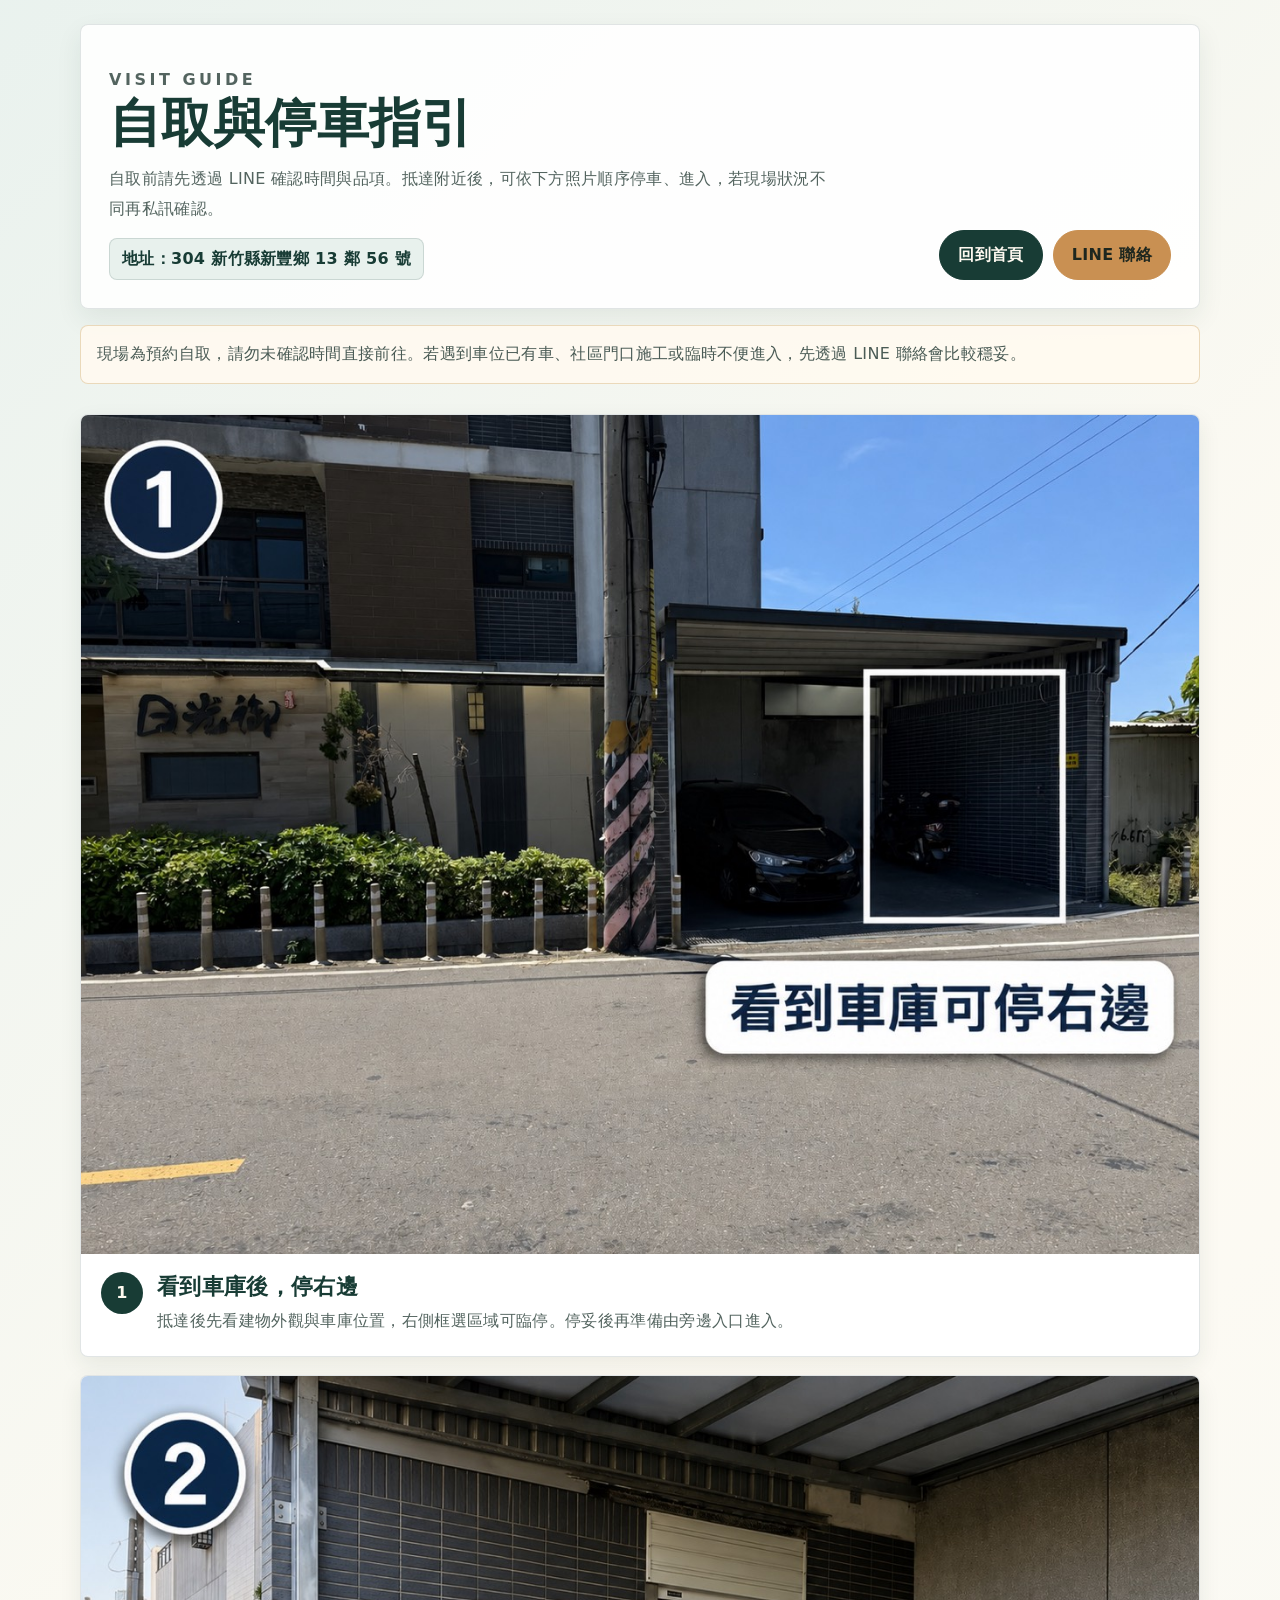
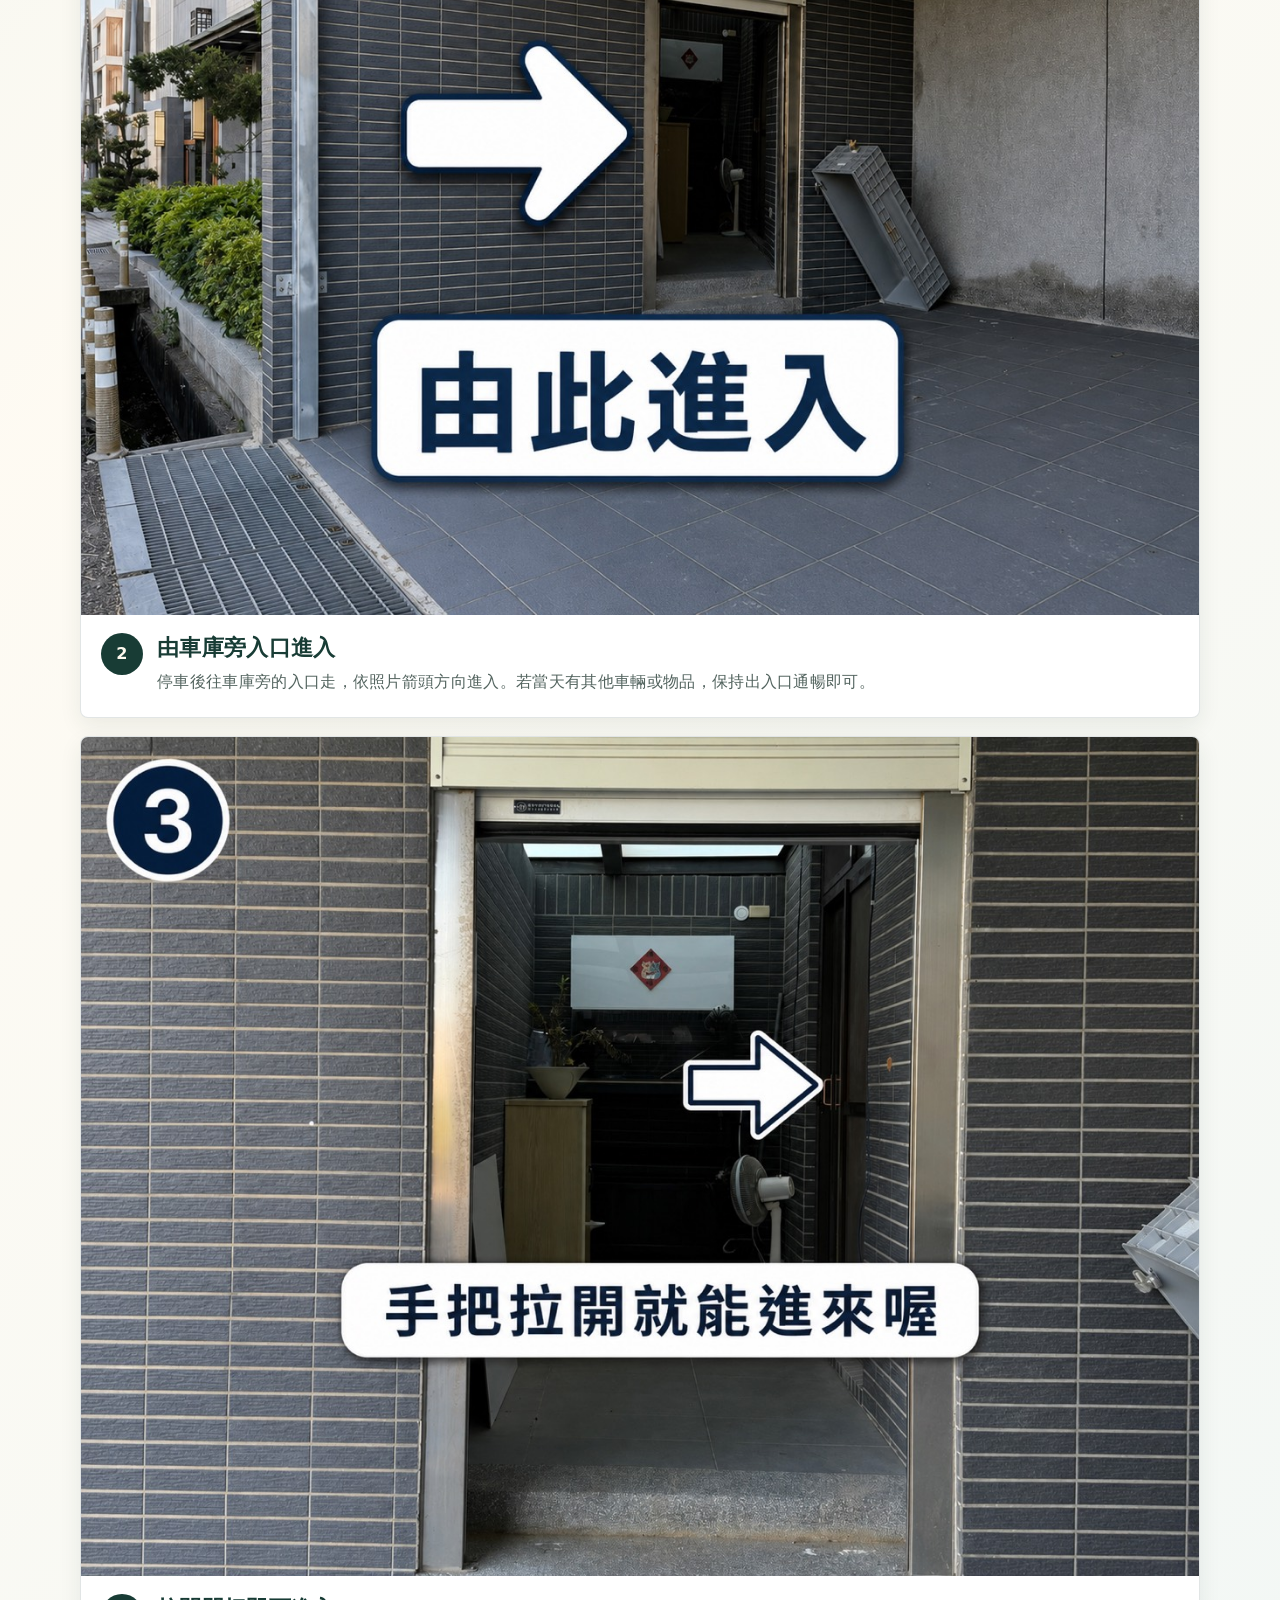
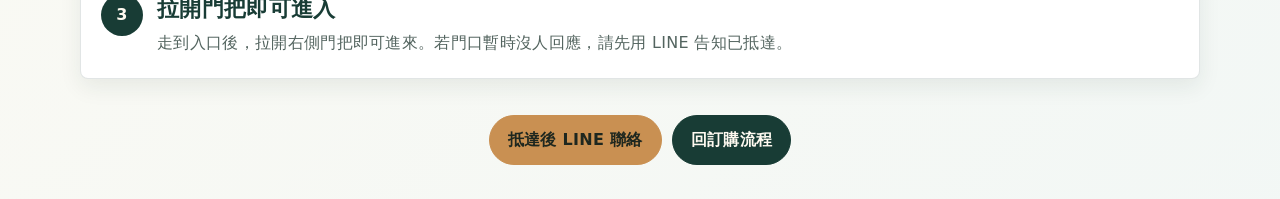
<file: visit-guide.html>
<!doctype html>
<html lang="zh-Hant">
<head>
  <meta charset="utf-8">
  <meta name="viewport" content="width=device-width, initial-scale=1">
  <meta name="description" content="河憩寮自取與停車指引，包含抵達後停車、入口與進入方式。">
  <meta property="og:type" content="website">
  <meta property="og:title" content="河憩寮｜自取與停車指引">
  <meta property="og:description" content="自取前請先確認安排時間，抵達後可依照片指引停車與進入。">
  <meta property="og:url" content="https://restplaced-dev.github.io/heqiliao/visit-guide.html">
  <meta property="og:image" content="https://restplaced-dev.github.io/heqiliao/visit-guide-01.jpg">
  <meta name="twitter:card" content="summary_large_image">
  <meta name="theme-color" content="#183c35">
  <title>河憩寮｜自取與停車指引</title>
  <link rel="icon" href="favicon.png" type="image/png">
  <link rel="stylesheet" href="styles.v2.css?v=20260607-hardware-spec-note-inline">
  <style>
    body {
      background:
        linear-gradient(135deg, rgba(232, 241, 237, 0.92), rgba(255, 250, 240, 0.74) 44%, rgba(242, 247, 245, 0.96)),
        #fbfcfa;
      color: #183c35;
    }

    .visit-page {
      min-height: 100vh;
    }

    .visit-hero {
      padding: 24px 0 18px;
    }

    .visit-hero-panel {
      display: grid;
      gap: 18px;
      align-items: end;
      grid-template-columns: minmax(0, 1fr) auto;
      padding: 28px;
      border: 1px solid rgba(24, 60, 53, 0.13);
      border-radius: 8px;
      background: rgba(255, 255, 255, 0.88);
      box-shadow: 0 10px 26px rgba(24, 60, 53, 0.08);
    }

    .visit-hero h1 {
      margin: 0;
      font-size: clamp(30px, 5vw, 52px);
      line-height: 1.08;
      letter-spacing: 0;
      color: #183c35;
    }

    .visit-hero p {
      margin: 12px 0 0;
      max-width: 720px;
      color: #53645f;
      font-size: 16px;
      line-height: 1.9;
    }

    .visit-actions {
      display: flex;
      gap: 10px;
      flex-wrap: wrap;
      justify-content: flex-end;
    }

    .visit-notice {
      margin-top: 16px;
      padding: 14px 16px;
      border-radius: 8px;
      border: 1px solid rgba(196, 154, 84, 0.34);
      background: rgba(255, 250, 240, 0.9);
      color: #4a5b55;
      line-height: 1.8;
    }

    .visit-address {
      display: inline-flex;
      align-items: center;
      margin-top: 14px;
      min-height: 38px;
      padding: 8px 12px;
      border-radius: 8px;
      background: #e8f1ed;
      color: #183c35;
      border: 1px solid rgba(24, 60, 53, 0.14);
      font-weight: 800;
      line-height: 1.5;
      text-decoration: none;
    }

    .visit-address:hover {
      border-color: rgba(196, 154, 84, 0.58);
      color: #8b6124;
    }

    .visit-steps {
      display: grid;
      gap: 18px;
      padding: 12px 0 36px;
    }

    .visit-step {
      overflow: hidden;
      border: 1px solid rgba(24, 60, 53, 0.13);
      border-radius: 8px;
      background: #fff;
      box-shadow: 0 8px 22px rgba(20, 45, 40, 0.08);
    }

    .visit-step img {
      display: block;
      width: 100%;
      height: auto;
      background: #edf3f0;
    }

    .visit-step-body {
      display: grid;
      grid-template-columns: auto minmax(0, 1fr);
      gap: 14px;
      padding: 18px 20px 20px;
      align-items: start;
    }

    .visit-step-number {
      display: grid;
      place-items: center;
      width: 42px;
      height: 42px;
      border-radius: 50%;
      background: #183c35;
      color: #fffaf0;
      font-weight: 900;
      line-height: 1;
    }

    .visit-step h2 {
      margin: 0 0 6px;
      color: #183c35;
      font-size: 22px;
      line-height: 1.35;
    }

    .visit-step p {
      margin: 0;
      color: #53645f;
      line-height: 1.8;
    }

    .visit-footer-actions {
      display: flex;
      gap: 10px;
      flex-wrap: wrap;
      justify-content: center;
      padding: 0 0 34px;
    }

    @media (max-width: 760px) {
      .visit-hero {
        padding-top: 14px;
      }

      .visit-hero-panel {
        grid-template-columns: 1fr;
        padding: 20px;
      }

      .visit-actions {
        justify-content: flex-start;
      }

      .visit-step-body {
        grid-template-columns: 1fr;
        padding: 16px;
      }

      .visit-step-number {
        width: 38px;
        height: 38px;
      }
    }
  </style>
</head>
<body>
  <main class="visit-page">
    <section class="visit-hero">
      <div class="wrap">
        <div class="visit-hero-panel">
          <div>
            <p class="eyebrow">Visit Guide</p>
            <h1>自取與停車指引</h1>
            <p>自取前請先透過 LINE 確認時間與品項。抵達附近後，可依下方照片順序停車、進入，若現場狀況不同再私訊確認。</p>
            <a class="visit-address" href="https://www.google.com/maps/search/?api=1&query=304%E6%96%B0%E7%AB%B9%E7%B8%A3%E6%96%B0%E8%B1%90%E9%84%8913%E9%84%B056%E8%99%9F" target="_blank" rel="noopener">地址：304 新竹縣新豐鄉 13 鄰 56 號</a>
          </div>
          <div class="visit-actions">
            <a class="btn" href="index.html">回到首頁</a>
            <a class="btn gold" href="https://lin.ee/p9wkJW2">LINE 聯絡</a>
          </div>
        </div>
        <div class="visit-notice">現場為預約自取，請勿未確認時間直接前往。若遇到車位已有車、社區門口施工或臨時不便進入，先透過 LINE 聯絡會比較穩妥。</div>
      </div>
    </section>

    <section class="wrap visit-steps" aria-label="自取與停車步驟">
      <article class="visit-step">
        <img src="visit-guide-01.jpg" alt="河憩寮建物外觀與車庫右側可停位置" loading="eager">
        <div class="visit-step-body">
          <div class="visit-step-number">1</div>
          <div>
            <h2>看到車庫後，停右邊</h2>
            <p>抵達後先看建物外觀與車庫位置，右側框選區域可臨停。停妥後再準備由旁邊入口進入。</p>
          </div>
        </div>
      </article>

      <article class="visit-step">
        <img src="visit-guide-02.jpg" alt="車庫旁入口與前往河憩寮的方向箭頭" loading="lazy">
        <div class="visit-step-body">
          <div class="visit-step-number">2</div>
          <div>
            <h2>由車庫旁入口進入</h2>
            <p>停車後往車庫旁的入口走，依照片箭頭方向進入。若當天有其他車輛或物品，保持出入口通暢即可。</p>
          </div>
        </div>
      </article>

      <article class="visit-step">
        <img src="visit-guide-03.jpg" alt="河憩寮入口門把位置與進入方向" loading="lazy">
        <div class="visit-step-body">
          <div class="visit-step-number">3</div>
          <div>
            <h2>拉開門把即可進入</h2>
            <p>走到入口後，拉開右側門把即可進來。若門口暫時沒人回應，請先用 LINE 告知已抵達。</p>
          </div>
        </div>
      </article>
    </section>

    <div class="visit-footer-actions wrap">
      <a class="btn gold" href="https://lin.ee/p9wkJW2">抵達後 LINE 聯絡</a>
      <a class="btn" href="index.html#shipping">回訂購流程</a>
    </div>
  </main>
</body>
</html>
</file>
<file: styles.v2.css>
:root{
  --ink:#183c35;
  --ink-2:#31544d;
  --paper:#f8f2e6;
  --paper-2:#efe4d2;
  --line:#d8c8ae;
  --sage:#dbeadf;
  --sage-deep:#8bb7a0;
  --gold:#c99052;
  --alert:#8f4b39;
  --white:#fffaf1;
  --shadow:0 24px 70px rgba(30, 49, 43, .12);
}
*{box-sizing:border-box}
html{scroll-behavior:smooth}
body{margin:0;background:var(--paper);color:var(--ink);font-family:"Noto Sans TC","PingFang TC","Microsoft JhengHei",system-ui,-apple-system,sans-serif;line-height:1.75;letter-spacing:.02em}
a{color:inherit;text-decoration:none}
img{display:block;max-width:100%}
.wrap{width:min(1120px,calc(100% - 36px));margin:0 auto}
.header{position:sticky;top:0;z-index:20;background:rgba(248,242,230,.88);backdrop-filter:blur(18px);border-bottom:1px solid rgba(216,200,174,.7)}
.nav{height:72px;display:flex;align-items:center;justify-content:space-between;gap:24px}
.brand{display:flex;align-items:center;gap:10px;font-weight:800;letter-spacing:.14em}.brand img{width:auto;height:62px;object-fit:contain}.nav-links{display:flex;align-items:center;gap:20px;font-weight:700;font-size:14px;color:var(--ink-2)}.nav-links a:hover{color:var(--gold)}.btn{display:inline-flex;align-items:center;justify-content:center;gap:8px;min-height:44px;padding:10px 18px;border-radius:999px;border:1px solid var(--ink);font-weight:800;background:var(--ink);color:var(--white);box-shadow:none;cursor:pointer}.btn.secondary{background:transparent;color:var(--ink);border-color:var(--line)}.btn.gold{background:var(--gold);border-color:var(--gold);color:#1e271f}.btn:disabled{opacity:.45;cursor:not-allowed}.hero{padding:78px 0 46px;position:relative;overflow:hidden}.hero::before{content:"";position:absolute;inset:-120px -80px auto auto;width:430px;height:430px;background:radial-gradient(circle,var(--sage) 0%,rgba(219,234,223,0) 68%);z-index:-1}.hero-grid{display:grid;grid-template-columns:1.08fr .92fr;gap:44px;align-items:center}.eyebrow{margin:0 0 12px;font-weight:900;letter-spacing:.22em;font-size:13px;color:var(--gold);text-transform:uppercase}.hero h1{margin:0;font-family:Georgia,"Times New Roman","Noto Serif TC",serif;font-size:clamp(42px,6vw,76px);line-height:1.08;letter-spacing:.04em}.hero .lead{font-size:19px;color:var(--ink-2);margin:24px 0 0;max-width:620px}.hero-actions{display:flex;gap:12px;flex-wrap:wrap;margin-top:32px}.notice{margin-top:28px;border-left:4px solid var(--gold);background:rgba(255,250,241,.78);padding:15px 18px;border-radius:0 18px 18px 0;color:var(--ink-2)}.hero-card{background:var(--white);border:1px solid var(--line);border-radius:34px;box-shadow:var(--shadow);overflow:hidden}.hero-card img{width:100%;height:auto;display:block;background:#e6d7c0}.hero-card-body{padding:22px}.hero-card-body h2{margin:0 0 8px;font-size:24px}.hero-card-body p{margin:0;color:var(--ink-2)}.promise{padding:18px 0 70px}.promise-grid{display:grid;grid-template-columns:repeat(3,1fr);gap:18px}.promise-card{background:var(--white);border:1px solid var(--line);border-radius:24px;padding:24px;min-height:190px}.promise-card b{display:block;font-size:20px;margin-bottom:10px}.promise-card p{margin:0;color:var(--ink-2)}.section{padding:72px 0}.section.alt{background:#f1e8d9;border-top:1px solid var(--line);border-bottom:1px solid var(--line)}.section-head{display:flex;align-items:end;justify-content:space-between;gap:24px;margin-bottom:26px}.section-title h2{margin:0;font-family:Georgia,"Times New Roman","Noto Serif TC",serif;font-size:40px;line-height:1.2}.section-title p{margin:8px 0 0;color:var(--ink-2)}.small-note{font-size:13px;color:#6d7e76}.toolbar{display:grid;grid-template-columns:1fr auto;gap:14px;align-items:center;margin-bottom:20px}.search{position:relative}.search input{width:100%;height:52px;border:1px solid var(--line);border-radius:999px;background:var(--white);padding:0 20px 0 48px;color:var(--ink);font-size:16px;outline:none}.search::before{content:"⌕";position:absolute;left:20px;top:8px;font-size:26px;color:var(--gold)}.filters{display:flex;gap:8px;flex-wrap:wrap}.filter-btn{border:1px solid var(--line);background:var(--white);color:var(--ink-2);padding:10px 16px;border-radius:999px;font-weight:800;cursor:pointer}.filter-btn.active{background:var(--ink);border-color:var(--ink);color:var(--white)}.stock-status{margin:8px 0 22px;color:var(--ink-2);font-size:14px}.grid{display:grid;grid-template-columns:repeat(3,1fr);gap:20px}.product-card{background:var(--white);border:1px solid var(--line);border-radius:28px;overflow:hidden;box-shadow:0 14px 35px rgba(31,49,43,.08);display:flex;flex-direction:column;min-height:100%;position:relative}.product-card.soldout{filter:saturate(.75);opacity:.72}.product-image{position:relative;background:#eadcc6}.product-image img{width:100%;aspect-ratio:4/3;object-fit:cover}.badge{position:absolute;left:14px;top:14px;padding:6px 11px;border-radius:999px;font-size:12px;font-weight:900;background:rgba(24,60,53,.9);color:var(--white)}.badge.sold{background:rgba(143,75,57,.9)}.product-body{padding:20px;display:flex;flex-direction:column;gap:12px;flex:1}.meta{display:flex;align-items:center;justify-content:space-between;gap:10px;color:var(--gold);font-weight:900;font-size:13px}.name{margin:0;font-size:23px;line-height:1.25}.sci{margin:0;color:#6b7771;font-style:italic;font-size:14px}.price{font-weight:950;font-size:26px;color:var(--ink)}.price::before{content:"NT$ ";font-size:14px;color:var(--gold)}.info-list{display:grid;gap:8px;font-size:14px;color:var(--ink-2)}.info-list div{display:grid;grid-template-columns:70px 1fr;gap:8px}.info-list span:first-child{font-weight:900;color:var(--ink)}.tags{display:flex;gap:7px;flex-wrap:wrap}.tag{font-size:12px;font-weight:800;color:var(--ink);background:var(--sage);border-radius:999px;padding:4px 9px}.card-actions{display:grid;grid-template-columns:1fr auto;gap:8px;margin-top:auto}.copy-btn{border:1px solid var(--line);background:transparent;border-radius:999px;padding:0 13px;font-weight:800;color:var(--ink);cursor:pointer}.empty{padding:40px;border:1px dashed var(--line);border-radius:22px;background:rgba(255,250,241,.65);color:var(--ink-2)}.quick-table{background:var(--white);border:1px solid var(--line);border-radius:24px;overflow:auto;box-shadow:var(--shadow)}table{border-collapse:collapse;width:100%;min-width:780px}th,td{text-align:left;border-bottom:1px solid var(--line);padding:14px 16px;vertical-align:top}th{font-size:13px;color:var(--gold);letter-spacing:.1em;background:#f5ecdc}td{color:var(--ink-2)}td strong{color:var(--ink)}.principles{display:grid;grid-template-columns:1fr 1fr;gap:20px}.principle-panel{background:var(--ink);color:var(--white);border-radius:30px;padding:34px;align-self:start}.principle-panel h2{margin:0 0 14px;font-family:Georgia,"Times New Roman","Noto Serif TC",serif;font-size:36px}.principle-panel p{color:#d6e8df;max-width:34em}.principle-list{display:grid;gap:12px}.principle-item{background:var(--white);border:1px solid var(--line);border-radius:22px;padding:20px}.principle-item b{display:block;font-size:18px}.principle-item p{margin:6px 0 0;color:var(--ink-2)}.shipping-grid{display:grid;grid-template-columns:repeat(3,1fr);gap:18px}.shipping-card{background:var(--white);border:1px solid var(--line);border-radius:24px;padding:24px}.shipping-card h3{margin:0 0 10px;font-size:22px}.shipping-card p{margin:0;color:var(--ink-2)}.footer{padding:44px 0;background:var(--ink);color:var(--white)}.footer-grid{display:grid;grid-template-columns:1fr auto;gap:24px;align-items:center}.footer p{margin:6px 0;color:#d6e8df}.footer a{color:var(--white);font-weight:900}.mobile-line{display:none;position:fixed;right:18px;bottom:18px;z-index:30;box-shadow:0 12px 30px rgba(0,0,0,.22)}
@media(max-width:900px){.nav{height:auto;padding:14px 0}.nav-links{display:none}.hero{padding-top:46px}.hero-grid,.principles{grid-template-columns:1fr}.promise-grid,.grid,.shipping-grid{grid-template-columns:1fr 1fr}.toolbar{grid-template-columns:1fr}.hero-card{order:-1}.mobile-line{display:inline-flex}.section-head{display:block}.small-note{margin-top:10px}}
@media(max-width:620px){.wrap{width:min(100% - 26px,1120px)}.promise-grid,.grid,.shipping-grid{grid-template-columns:1fr}.hero h1{font-size:42px}.section-title h2{font-size:32px}.hero-actions .btn{width:100%}.card-actions{grid-template-columns:1fr}.copy-btn{height:44px}.footer-grid{grid-template-columns:1fr}}

/* v2 table alignment guard */
.quick-table table th:nth-child(1), .quick-table table td:nth-child(1){width:13%;}
.quick-table table th:nth-child(2), .quick-table table td:nth-child(2){width:30%;}
.quick-table table th:nth-child(3), .quick-table table td:nth-child(3){width:17%;}
.quick-table table th:nth-child(4), .quick-table table td:nth-child(4){width:20%;}
.quick-table table th:nth-child(5), .quick-table table td:nth-child(5){width:20%;}
@media (max-width: 760px){
  table{min-width:650px;}
}


/* v22 status labels and buyer reminder */
.badge.status-ready,.status-pill.status-ready{background:rgba(69,122,94,.94);color:#fffaf1}
.badge.status-watch,.status-pill.status-watch{background:rgba(196,141,76,.94);color:#1e271f}
.badge.status-unavailable,.status-pill.status-unavailable{background:rgba(143,75,57,.94);color:#fffaf1}
.badge.status-neutral,.status-pill.status-neutral{background:rgba(24,60,53,.88);color:#fffaf1}
.status-pill{display:inline-flex;align-items:center;justify-content:center;border-radius:999px;padding:4px 10px;font-size:12px;font-weight:900;white-space:nowrap}
.buyer-note{padding:64px 0;background:#f8f2e6}
.buyer-grid{display:grid;grid-template-columns:.9fr 1.1fr;gap:22px;align-items:start}
.section-title.compact h2{font-size:34px}
.buyer-list{display:grid;grid-template-columns:1fr 1fr;gap:14px}
.buyer-list div{background:var(--white);border:1px solid var(--line);border-radius:22px;padding:18px;min-height:120px}
.buyer-list b{display:block;font-size:17px;margin-bottom:8px;color:var(--ink)}
.buyer-list span{display:block;color:var(--ink-2);font-size:14px;line-height:1.7}
@media(max-width:900px){.buyer-grid{grid-template-columns:1fr}.buyer-list{grid-template-columns:1fr 1fr}}
@media(max-width:620px){.buyer-list{grid-template-columns:1fr}.section-title.compact h2{font-size:30px}}


/* v23 order-first links and notes */
.buyer-actions{display:flex;gap:12px;flex-wrap:wrap;margin-top:22px}
.link-note{font-size:14px;line-height:1.75;color:var(--ink-2);margin-top:12px!important}
.list-note{margin:-4px 0 18px;border-left:4px solid var(--gold);background:rgba(255,250,241,.75);padding:12px 16px;border-radius:0 16px 16px 0;color:var(--ink-2);font-size:14px}
.disabled-link{opacity:.48;pointer-events:none;filter:saturate(.5)}
#shipping.section{padding-top:64px}
@media(max-width:620px){.buyer-actions .btn{width:100%}.list-note{font-size:13px}}


/* v29 order flow: inspection form first */
.shipping-grid{grid-template-columns:repeat(2,1fr)}
.shipping-card.featured-step{background:#fffaf1;border-color:rgba(201,144,82,.75);box-shadow:0 14px 34px rgba(201,144,82,.12)}
.inline-card-btn{margin-top:16px;min-height:40px;padding:8px 16px}
@media(max-width:900px){.shipping-grid{grid-template-columns:1fr 1fr}}
@media(max-width:620px){.shipping-grid{grid-template-columns:1fr}.inline-card-btn{width:100%}}


/* v30 inspection review before ordering */
.flow-grid{grid-template-columns:repeat(2,1fr)}
.flow-grid .featured-step{grid-column:auto}
@media(max-width:900px){.flow-grid{grid-template-columns:1fr 1fr}}
@media(max-width:620px){.flow-grid{grid-template-columns:1fr}}


/* v31 prominent quarantine record link */
.record-callout{margin-top:22px;background:#fffaf1;border:1px solid rgba(201,144,82,.85);border-radius:22px;padding:18px;display:grid;grid-template-columns:1fr auto;gap:16px;align-items:center;box-shadow:0 12px 30px rgba(201,144,82,.12)}
.record-callout b{display:block;font-size:18px;color:var(--ink);margin-bottom:4px}
.record-callout span{display:block;color:var(--ink-2);font-size:14px;line-height:1.65}
.record-btn{white-space:nowrap}
@media(max-width:620px){.record-callout{grid-template-columns:1fr}.record-btn{width:100%}}


/* v32 simplified record section and quick-list-before-cards */
.record-section{padding:44px 0;background:#f8f2e6}
.compact-record{max-width:920px;margin:0 auto}
.compact-record .eyebrow{margin-bottom:6px}
.inline-quick-list{margin-top:26px;margin-bottom:34px}
.compact-head{margin-bottom:16px}
.compact-head .section-title h2{font-size:32px}
.card-list-title{margin:34px 0 18px}
.card-list-title h2{font-size:32px}
@media(max-width:620px){
  .record-section{padding:34px 0}
  .compact-head .section-title h2,.card-list-title h2{font-size:28px}
}


/* v33 LINE official account reminder in order flow */
.line-card-btn{margin-top:16px}
.flow-final-cta{margin-top:18px;background:rgba(255,250,241,.76);border:1px solid var(--line);border-radius:22px;padding:18px;display:flex;align-items:center;justify-content:space-between;gap:16px;color:var(--ink-2)}
.flow-final-cta span{line-height:1.7}
@media(max-width:620px){.flow-final-cta{display:grid;grid-template-columns:1fr}.flow-final-cta .btn,.line-card-btn{width:100%}}


/* v35 prominent official LINE buttons */
.btn.line-emphasis{
  background:var(--ink);
  border-color:var(--ink);
  color:var(--white);
  box-shadow:0 10px 24px rgba(24,60,53,.18);
}
.btn.line-emphasis:hover{
  transform:translateY(-1px);
  box-shadow:0 14px 30px rgba(24,60,53,.24);
}


/* v37 fixed hero title wrapping */
.hero-title{
  font-size:clamp(52px,7vw,92px);
  line-height:1.16;
  letter-spacing:.02em;
  word-break:keep-all;
  overflow-wrap:normal;
}
@media(max-width:900px){
  .hero-title{font-size:clamp(42px,10vw,68px);line-height:1.18}
}
@media(max-width:520px){
  .hero-title{font-size:42px;line-height:1.2}
}


/* v38 quick-list row preview modal */
.quick-table tbody tr.preview-row{cursor:pointer;transition:background .16s ease, transform .16s ease}
.quick-table tbody tr.preview-row:hover{background:rgba(201,144,82,.10)}
.quick-table tbody tr.preview-row:active{transform:scale(.997)}
body.modal-open{overflow:hidden}
.preview-modal{position:fixed;inset:0;z-index:999;display:none;align-items:center;justify-content:center;padding:28px}
.preview-modal.show{display:flex}
.preview-backdrop{position:absolute;inset:0;background:rgba(9,20,20,.72);backdrop-filter:blur(5px)}
.preview-panel{position:relative;width:min(680px,100%);max-height:calc(100vh - 56px);overflow:auto;background:#f8f2e6;border:1px solid rgba(201,144,82,.65);border-radius:28px;box-shadow:0 30px 80px rgba(0,0,0,.35)}
.preview-close{position:absolute;right:18px;top:16px;z-index:2;width:42px;height:42px;border:0;border-radius:999px;background:rgba(24,60,53,.92);color:#fff;font-size:28px;line-height:1;cursor:pointer}
.preview-image{position:relative;background:#e8dfcf;aspect-ratio:16/9;overflow:hidden;border-radius:28px 28px 0 0}
.preview-image img{width:100%;height:100%;object-fit:cover;display:block}
.preview-image .badge{position:absolute;left:18px;top:18px}
.preview-body{padding:28px}
.preview-body h3{font-size:38px;line-height:1.2;margin:10px 0 4px;color:var(--ink)}
.preview-info{display:grid;gap:0;margin:18px 0;border-top:1px solid var(--line)}
.preview-info div{display:grid;grid-template-columns:92px 1fr;gap:16px;padding:12px 0;border-bottom:1px solid var(--line)}
.preview-info span:first-child{color:var(--ink-2)}
.preview-actions{margin-top:20px}
@media(max-width:620px){
  .preview-modal{padding:14px}
  .preview-panel{max-height:calc(100vh - 28px);border-radius:22px}
  .preview-image{border-radius:22px 22px 0 0}
  .preview-body{padding:22px}
  .preview-body h3{font-size:30px}
  .preview-info div{grid-template-columns:76px 1fr}
}


/* v39 photo list starts collapsed until a filter choice */
.choose-list-prompt{
  text-align:center;
  padding:34px 24px;
  font-size:18px;
}
.card-list-title p{
  color:var(--ink-2);
  max-width:640px;
}


/* v40 text/photo view switch */
.view-switch{margin:20px 0 6px;display:flex;align-items:center;gap:10px;flex-wrap:wrap;color:var(--ink-2)}
.view-switch span{font-size:14px;letter-spacing:.08em}
.view-btn{border:1px solid var(--line);background:#fffaf1;color:var(--ink);border-radius:999px;padding:10px 18px;font-weight:700;cursor:pointer;transition:background .16s ease,color .16s ease,border-color .16s ease,transform .16s ease}
.view-btn:hover{transform:translateY(-1px)}
.view-btn.active{background:var(--ink);border-color:var(--ink);color:var(--white)}
.hidden-view[hidden],#quickListSection[hidden],#productGrid[hidden]{display:none!important}


/* v41 mobile preview modal fix */
.preview-modal{
  padding:calc(18px + env(safe-area-inset-top, 0px)) 18px calc(18px + env(safe-area-inset-bottom, 0px));
}
.preview-panel{
  width:min(680px, calc(100vw - 36px));
}
.preview-close{
  width:52px;
  height:52px;
  right:14px;
  top:14px;
  font-size:34px;
  box-shadow:0 8px 22px rgba(0,0,0,.24);
}
@media(max-width:620px){
  .preview-modal{
    align-items:center;
    padding:calc(18px + env(safe-area-inset-top, 0px)) 12px calc(18px + env(safe-area-inset-bottom, 0px));
  }
  .preview-panel{
    width:calc(100vw - 24px);
    max-height:calc(100dvh - 36px - env(safe-area-inset-top, 0px) - env(safe-area-inset-bottom, 0px));
    border-radius:20px;
  }
  .preview-close{
    position:sticky;
    float:right;
    top:10px;
    margin:10px 10px -62px 0;
    width:56px;
    height:56px;
    font-size:36px;
    background:rgba(24,60,53,.96);
  }
  .preview-image{
    border-radius:20px 20px 0 0;
    aspect-ratio:4/3;
  }
  .preview-image .badge{
    left:14px;
    top:14px;
    max-width:calc(100% - 92px);
  }
  .preview-body{
    padding:22px 20px 26px;
  }
  .preview-body h3{
    font-size:28px;
    line-height:1.25;
    word-break:keep-all;
  }
  .preview-info div{
    grid-template-columns:70px 1fr;
    gap:10px;
    padding:11px 0;
  }
  .preview-actions{
    display:grid;
    grid-template-columns:1fr;
  }
  .preview-actions .btn,
  .preview-actions .copy-btn{
    width:100%;
  }
}


/* v42 compact mobile preview: reduce scrolling */
@media(max-width:620px){
  .preview-modal{
    padding:calc(8px + env(safe-area-inset-top, 0px)) 8px calc(8px + env(safe-area-inset-bottom, 0px));
    align-items:center;
  }
  .preview-panel{
    width:calc(100vw - 16px);
    max-height:calc(100dvh - 16px - env(safe-area-inset-top, 0px) - env(safe-area-inset-bottom, 0px));
    border-radius:18px;
    overflow:auto;
  }
  .preview-close{
    position:absolute;
    top:10px;
    right:10px;
    width:48px;
    height:48px;
    margin:0;
    font-size:32px;
    z-index:5;
  }
  .preview-image{
    height:176px;
    aspect-ratio:auto;
    border-radius:18px 18px 0 0;
  }
  .preview-image img{
    object-fit:cover;
  }
  .preview-image .badge{
    left:10px;
    top:10px;
    max-width:calc(100% - 74px);
    font-size:13px;
    padding:8px 12px;
  }
  .preview-body{
    padding:16px 16px 18px;
  }
  .preview-body .meta{
    margin-bottom:6px;
    font-size:13px;
  }
  .preview-body h3{
    font-size:26px;
    line-height:1.18;
    margin:6px 0 2px;
  }
  .preview-body .sci{
    font-size:13px;
    margin:2px 0 6px;
  }
  .preview-body .price{
    font-size:30px;
    margin:8px 0 12px;
  }
  .preview-info{
    display:grid;
    grid-template-columns:1fr 1fr;
    gap:8px;
    margin:12px 0;
    border-top:0;
  }
  .preview-info div{
    display:block;
    min-width:0;
    padding:8px 10px;
    border:1px solid var(--line);
    border-radius:14px;
    background:rgba(255,250,241,.58);
  }
  .preview-info div span:first-child{
    display:block;
    font-size:12px;
    margin-bottom:3px;
  }
  .preview-info div span:last-child{
    display:block;
    font-size:15px;
    line-height:1.45;
  }
  .preview-info div:nth-child(4),
  .preview-info div:nth-child(5){
    grid-column:1 / -1;
  }
  .preview-body .tags{
    margin:8px 0 0;
    gap:6px;
  }
  .preview-body .tag,
  .preview-body .status-pill{
    font-size:13px;
    padding:7px 10px;
  }
  .preview-actions{
    margin-top:12px;
    gap:8px;
    display:grid;
    grid-template-columns:1fr 1fr;
  }
  .preview-actions .btn,
  .preview-actions .copy-btn{
    width:100%;
    min-height:46px;
    padding:10px 12px;
    font-size:15px;
  }
}
@media(max-width:380px){
  .preview-image{height:150px}
  .preview-body{padding:14px}
  .preview-body h3{font-size:24px}
  .preview-body .price{font-size:27px}
  .preview-info{gap:6px}
  .preview-info div{padding:7px 9px}
  .preview-actions{grid-template-columns:1fr}
}


/* v43 preview category chip next to name */
.meta.meta-right{
  display:flex;
  justify-content:flex-end;
  margin-bottom:10px;
}
.preview-title-row{
  display:flex;
  align-items:flex-start;
  gap:12px;
  flex-wrap:wrap;
}
.category-chip{
  display:inline-flex;
  align-items:center;
  justify-content:center;
  padding:8px 14px;
  min-height:36px;
  border-radius:999px;
  border:1px solid rgba(201,144,82,.55);
  background:rgba(201,144,82,.10);
  color:var(--accent-2);
  font-size:15px;
  font-weight:800;
  letter-spacing:.04em;
  white-space:nowrap;
}
.preview-title-row h3{
  margin:0;
}
@media(max-width:620px){
  .meta.meta-right{
    margin-bottom:8px;
  }
  .preview-title-row{
    gap:10px;
    align-items:center;
  }
  .category-chip{
    padding:6px 12px;
    min-height:32px;
    font-size:14px;
  }
}


/* v44 mobile preview: feeding row full width like note */
@media(max-width:620px){
  .preview-info div:nth-child(3),
  .preview-info div:nth-child(4){
    grid-column:1 / -1;
  }
  .preview-info div:nth-child(3) span:last-child,
  .preview-info div:nth-child(4) span:last-child{
    white-space:normal;
  }
}


/* v45 ultra compact mobile preview */
@media(max-width:620px){
  .preview-modal{
    padding:calc(6px + env(safe-area-inset-top, 0px)) 8px calc(6px + env(safe-area-inset-bottom, 0px));
  }
  .preview-panel{
    width:calc(100vw - 16px);
    max-height:calc(100dvh - 12px - env(safe-area-inset-top, 0px) - env(safe-area-inset-bottom, 0px));
    border-radius:18px;
  }
  .preview-image{
    height:138px;
    border-radius:18px 18px 0 0;
  }
  .preview-close{
    top:8px;
    right:8px;
    width:46px;
    height:46px;
    font-size:31px;
  }
  .preview-image .badge{
    left:8px;
    top:8px;
    font-size:12px;
    padding:7px 11px;
  }
  .preview-body{
    padding:14px 16px 16px;
  }
  .preview-title-row{
    gap:8px;
    align-items:center;
  }
  .preview-title-row h3{
    font-size:25px;
    line-height:1.15;
  }
  .category-chip{
    min-height:28px;
    padding:5px 10px;
    font-size:13px;
  }
  .preview-body .sci{
    display:none;
  }
  .preview-body .price{
    font-size:29px;
    margin:7px 0 10px;
  }
  .preview-info{
    display:grid;
    grid-template-columns:1fr;
    gap:7px;
    margin:10px 0;
  }
  .preview-info div{
    display:grid;
    grid-template-columns:58px 1fr;
    align-items:start;
    gap:8px;
    min-width:0;
    padding:8px 10px;
    border:1px solid var(--line);
    border-radius:14px;
    background:rgba(255,250,241,.58);
  }
  .preview-info div span:first-child{
    font-size:12px;
    margin:0;
  }
  .preview-info div span:last-child{
    font-size:15px;
    line-height:1.38;
  }
  .preview-actions{
    margin-top:10px;
    gap:8px;
    grid-template-columns:1fr 1fr;
  }
  .preview-actions .btn,
  .preview-actions .copy-btn{
    min-height:44px;
    padding:9px 10px;
    font-size:15px;
  }
}
@media(max-width:380px){
  .preview-image{height:122px}
  .preview-title-row h3{font-size:23px}
  .preview-body{padding:12px 14px 14px}
  .preview-body .price{font-size:26px}
  .preview-actions{grid-template-columns:1fr}
}


/* v46 tablet landscape preview: use compact layout on iPad landscape */
@media (min-width:621px) and (max-width:1180px) and (orientation:landscape){
  .preview-modal{
    padding:calc(10px + env(safe-area-inset-top, 0px)) 16px calc(10px + env(safe-area-inset-bottom, 0px));
  }
  .preview-panel{
    width:min(760px, calc(100vw - 36px));
    max-height:calc(100dvh - 24px - env(safe-area-inset-top, 0px) - env(safe-area-inset-bottom, 0px));
    border-radius:22px;
    overflow:auto;
  }
  .preview-close{
    position:absolute;
    top:12px;
    right:12px;
    width:50px;
    height:50px;
    margin:0;
    font-size:33px;
    z-index:5;
  }
  .preview-image{
    height:220px;
    aspect-ratio:auto;
    border-radius:22px 22px 0 0;
  }
  .preview-body{
    padding:22px 28px 24px;
  }
  .preview-title-row{
    align-items:center;
    gap:12px;
  }
  .preview-title-row h3{
    font-size:34px;
    line-height:1.15;
    margin:0;
  }
  .preview-body .sci{
    display:none;
  }
  .preview-body .price{
    font-size:34px;
    margin:8px 0 12px;
  }
  .preview-info{
    display:grid;
    grid-template-columns:1fr 1fr;
    gap:10px;
    margin:12px 0;
    border-top:0;
  }
  .preview-info div{
    display:grid;
    grid-template-columns:62px 1fr;
    gap:10px;
    align-items:start;
    min-width:0;
    padding:10px 12px;
    border:1px solid var(--line);
    border-radius:14px;
    background:rgba(255,250,241,.58);
  }
  .preview-info div span:first-child{
    font-size:13px;
    margin:0;
  }
  .preview-info div span:last-child{
    font-size:16px;
    line-height:1.38;
  }
  .preview-info div:nth-child(2),
  .preview-info div:nth-child(3){
    grid-column:1 / -1;
  }
  .preview-actions{
    margin-top:12px;
    display:grid;
    grid-template-columns:1fr 1fr;
    gap:12px;
  }
  .preview-actions .btn,
  .preview-actions .copy-btn{
    min-height:48px;
    padding:10px 14px;
    font-size:16px;
  }
}

/* Also compact any short-height screen, including tablet browser with toolbars */
@media (min-width:621px) and (max-height:760px){
  .preview-panel{
    max-height:calc(100dvh - 22px);
  }
  .preview-image{
    height:200px;
    aspect-ratio:auto;
  }
  .preview-body{
    padding:20px 28px 22px;
  }
  .preview-title-row h3{
    font-size:32px;
  }
  .preview-body .price{
    font-size:32px;
    margin:7px 0 10px;
  }
  .preview-info{
    display:grid;
    grid-template-columns:1fr 1fr;
    gap:9px;
    margin:10px 0;
    border-top:0;
  }
  .preview-info div{
    display:grid;
    grid-template-columns:60px 1fr;
    gap:10px;
    padding:9px 11px;
    border:1px solid var(--line);
    border-radius:14px;
    background:rgba(255,250,241,.58);
  }
  .preview-info div:nth-child(2),
  .preview-info div:nth-child(3){
    grid-column:1 / -1;
  }
  .preview-body .sci{
    display:none;
  }
  .preview-actions{
    margin-top:10px;
  }
}


/* v47 preview photo no-crop */
.preview-image{
  background:#10201d;
}
.preview-image img{
  object-fit:contain;
  object-position:center;
  background:#10201d;
}
@media(max-width:620px){
  .preview-image img{
    object-fit:contain;
  }
}
@media (min-width:621px) and (max-width:1180px) and (orientation:landscape){
  .preview-image img{
    object-fit:contain;
  }
}
@media (min-width:621px) and (max-height:760px){
  .preview-image img{
    object-fit:contain;
  }
}


/* v48: phone photo fills frame; tablet keeps no-crop */
@media(max-width:620px){
  .preview-image img{
    object-fit:cover;
    object-position:center;
  }
}

/* Keep iPad / tablet landscape from cropping too much */
@media (min-width:621px) and (max-width:1180px) and (orientation:landscape){
  .preview-image img{
    object-fit:contain;
    object-position:center;
    background:#10201d;
  }
}


/* v49 phone preview: no crop, but keep photo large */
@media(max-width:620px){
  .preview-image{
    height:auto;
    aspect-ratio:16/9;
    max-height:215px;
    min-height:190px;
    background:#10201d;
  }
  .preview-image img{
    width:100%;
    height:100%;
    object-fit:contain;
    object-position:center;
    background:#10201d;
  }
}

/* very small phones keep it a little shorter */
@media(max-width:380px){
  .preview-image{
    min-height:168px;
    max-height:190px;
    aspect-ratio:16/9;
  }
}


/* v50 hero quick-list jump button */
.quick-list-jump{
  background:rgba(255,250,241,.72);
}
@media(max-width:720px){
  .hero-actions .quick-list-jump{
    width:100%;
  }
}


/* v52 A plan: low-interference floating LINE button */
.mobile-line{display:none!important}
.floating-line{
  position:fixed;
  right:18px;
  bottom:calc(22px + env(safe-area-inset-bottom, 0px));
  z-index:120;
  display:inline-flex;
  align-items:center;
  gap:8px;
  min-height:46px;
  padding:0 16px;
  border-radius:999px;
  background:rgba(24,60,53,.88);
  color:#fff;
  border:1px solid rgba(255,250,241,.22);
  box-shadow:0 10px 26px rgba(24,60,53,.22);
  text-decoration:none;
  font-weight:900;
  letter-spacing:.04em;
  backdrop-filter:blur(10px);
  transition:transform .16s ease, opacity .16s ease, box-shadow .16s ease;
}
.floating-line:hover{
  transform:translateY(-1px);
  box-shadow:0 14px 30px rgba(24,60,53,.28);
}
.line-dot{
  width:9px;
  height:9px;
  border-radius:999px;
  background:#d2a157;
  box-shadow:0 0 0 4px rgba(210,161,87,.16);
  flex:0 0 auto;
}
.line-label{
  white-space:nowrap;
}
@media(max-width:720px){
  .floating-line{
    right:14px;
    bottom:calc(86px + env(safe-area-inset-bottom, 0px));
    min-height:42px;
    padding:0 13px;
    font-size:14px;
    opacity:.92;
  }
}
@media(max-width:380px){
  .floating-line{
    right:12px;
    bottom:calc(82px + env(safe-area-inset-bottom, 0px));
  }
  .line-label{font-size:13px}
}
.preview-modal.show ~ .floating-line,
body.modal-open .floating-line{
  display:none;
}


/* v57 quick list starts collapsed until a filter choice */
.quick-prompt-row td{
  text-align:center;
  padding:28px 18px!important;
  color:var(--ink-2);
  font-weight:700;
  background:rgba(255,250,241,.54);
}


/* v64 manual update note and image zoom */
.list-updated-note{
  display:inline-flex;
  align-items:center;
  width:auto;
  margin:-6px 0 14px;
  padding:7px 12px;
  border:1px solid rgba(201,144,82,.42);
  border-radius:999px;
  background:rgba(255,255,255,.52);
  color:#47635d;
  font-size:13px;
  letter-spacing:.04em;
}
.list-updated-note[hidden]{display:none}

.image-zoom-trigger{
  display:block;
  width:100%;
  height:100%;
  border:0;
  padding:0;
  margin:0;
  background:transparent;
  cursor:zoom-in;
  position:relative;
  overflow:hidden;
  border-radius:inherit;
  font:inherit;
}
.image-zoom-trigger img{
  display:block;
  width:100%;
  height:100%;
  object-fit:cover;
}
.image-zoom-hint{
  position:absolute;
  right:10px;
  bottom:10px;
  padding:5px 9px;
  border-radius:999px;
  background:rgba(22,54,48,.76);
  color:#fff;
  font-size:12px;
  letter-spacing:.04em;
  opacity:.92;
  pointer-events:none;
}
.image-zoom-modal{
  position:fixed;
  inset:0;
  z-index:1200;
  display:none;
  align-items:center;
  justify-content:center;
  padding:24px;
}
.image-zoom-modal.show{display:flex}
.image-zoom-backdrop{
  position:absolute;
  inset:0;
  background:rgba(5,14,14,.86);
  backdrop-filter:blur(6px);
}
.image-zoom-panel{
  position:relative;
  z-index:1;
  width:min(980px,100%);
  max-height:calc(100vh - 48px);
  margin:0;
  display:flex;
  flex-direction:column;
  align-items:center;
  gap:12px;
}
.image-zoom-panel img{
  display:block;
  max-width:100%;
  max-height:calc(100vh - 112px);
  width:auto;
  height:auto;
  object-fit:contain;
  border-radius:22px;
  box-shadow:0 28px 90px rgba(0,0,0,.45);
  background:#102621;
}
.image-zoom-panel figcaption{
  color:#f8f2e6;
  font-size:14px;
  letter-spacing:.04em;
}
.image-zoom-close{
  position:absolute;
  right:8px;
  top:8px;
  z-index:2;
  width:44px;
  height:44px;
  border:0;
  border-radius:999px;
  background:rgba(248,242,230,.94);
  color:#183c35;
  font-size:28px;
  line-height:1;
  cursor:pointer;
  box-shadow:0 10px 30px rgba(0,0,0,.28);
}
@media(max-width:560px){
  .list-updated-note{font-size:12px;margin-top:-2px}
  .image-zoom-modal{padding:12px}
  .image-zoom-panel img{max-height:calc(100vh - 96px);border-radius:16px}
  .image-zoom-close{right:2px;top:2px}
  .image-zoom-hint{font-size:11px;right:8px;bottom:8px}
}
</file>
<file: aquarium-assistant/site.css>
:root {
  --ink: #183c35;
  --ink-2: #31544d;
  --paper: #f8f2e6;
  --paper-2: #efe4d2;
  --line: #d8c8ae;
  --sage: #dbeadf;
  --gold: #c99052;
  --white: #fffaf1;
  --shadow: 0 18px 50px rgba(30, 49, 43, .11);
}

* { box-sizing: border-box; }
html { scroll-behavior: smooth; }
body {
  margin: 0;
  overflow-x: hidden;
  background: var(--paper);
  color: var(--ink);
  font-family: "Noto Sans TC", "PingFang TC", "Microsoft JhengHei", system-ui, -apple-system, sans-serif;
  line-height: 1.8;
  letter-spacing: .02em;
}
a { color: inherit; text-decoration: none; }
a:hover { color: var(--gold); }
.wrap { width: min(960px, calc(100% - 36px)); margin: 0 auto; }
.header {
  position: sticky;
  top: 0;
  z-index: 10;
  background: rgba(248, 242, 230, .92);
  backdrop-filter: blur(16px);
  border-bottom: 1px solid rgba(216, 200, 174, .76);
}
.nav { min-height: 74px; display: flex; align-items: center; justify-content: space-between; gap: 20px; }
.brand { display: inline-flex; align-items: center; gap: 10px; flex: 0 0 auto; color: var(--ink); font-weight: 900; letter-spacing: .1em; }
.brand img { width: auto; height: 52px; object-fit: contain; }
.brand span { font-size: 15px; }
.nav-links { display: flex; flex-wrap: wrap; justify-content: flex-end; gap: 6px 12px; color: var(--ink-2); font-size: 14px; font-weight: 800; }
.nav-links a { padding: 5px 0; white-space: nowrap; }
.hero { padding: 78px 0 52px; position: relative; overflow: hidden; }
.hero::before { content: ""; position: absolute; width: 410px; height: 410px; top: -180px; right: -120px; border-radius: 50%; background: radial-gradient(circle, var(--sage), transparent 70%); z-index: -1; }
.eyebrow { margin: 0 0 12px; color: var(--gold); font-size: 13px; font-weight: 900; letter-spacing: .2em; text-transform: uppercase; }
h1, h2, h3 { color: var(--ink); }
h1 { margin: 0; font-family: Georgia, "Times New Roman", "Noto Serif TC", serif; font-size: clamp(42px, 7vw, 68px); line-height: 1.17; letter-spacing: .03em; }
h2 { margin: 0; font-family: Georgia, "Times New Roman", "Noto Serif TC", serif; font-size: clamp(30px, 4vw, 42px); line-height: 1.28; }
h3 { margin: 0 0 8px; font-size: 20px; line-height: 1.4; }
.lead { max-width: 680px; margin: 22px 0 0; color: var(--ink-2); font-size: 18px; }
.notice { max-width: 720px; margin-top: 28px; padding: 15px 18px; border-left: 4px solid var(--gold); border-radius: 0 18px 18px 0; background: rgba(255, 250, 241, .8); color: var(--ink-2); }
.button-row { display: flex; flex-wrap: wrap; gap: 12px; margin-top: 28px; }
.btn { display: inline-flex; align-items: center; justify-content: center; min-height: 44px; padding: 10px 18px; border: 1px solid var(--ink); border-radius: 999px; background: var(--ink); color: var(--white); font-weight: 900; }
.btn:hover { color: var(--white); background: var(--ink-2); }
.btn.secondary { border-color: var(--line); background: transparent; color: var(--ink); }
.btn.secondary:hover { border-color: var(--ink); background: rgba(255, 250, 241, .72); }
.section { padding: 64px 0; }
.section.alt { background: var(--paper-2); border-top: 1px solid var(--line); border-bottom: 1px solid var(--line); }
.section-head { max-width: 700px; margin-bottom: 24px; }
.section-head p:not(.eyebrow) { margin: 10px 0 0; color: var(--ink-2); }
.card-grid { display: grid; grid-template-columns: repeat(3, minmax(0, 1fr)); gap: 18px; }
.card { min-width: 0; padding: 22px; border: 1px solid var(--line); border-radius: 24px; background: var(--white); box-shadow: 0 10px 28px rgba(31, 49, 43, .06); }
.card p { margin: 0; color: var(--ink-2); overflow-wrap: anywhere; }
.card .icon { display: inline-grid; width: 38px; height: 38px; margin-bottom: 13px; place-items: center; border-radius: 50%; background: var(--sage); color: var(--ink); font-weight: 900; }
.content { display: grid; gap: 18px; }
.content-card { padding: 26px; border: 1px solid var(--line); border-radius: 24px; background: rgba(255, 250, 241, .83); box-shadow: 0 8px 22px rgba(31, 49, 43, .045); }
.content-card p { margin: 0 0 12px; color: var(--ink-2); }
.content-card p:last-child { margin-bottom: 0; }
.content-card ul { margin: 10px 0 0; padding-left: 1.25em; color: var(--ink-2); }
.content-card li { margin: 8px 0; overflow-wrap: anywhere; }
.faq { display: grid; gap: 12px; }
.faq details { padding: 16px 18px; border: 1px solid var(--line); border-radius: 18px; background: var(--white); }
.faq summary { cursor: pointer; color: var(--ink); font-weight: 900; }
.faq p { margin: 10px 0 0; color: var(--ink-2); }
.muted { color: #62736c; font-size: 14px; }
.footer { padding: 42px 0; background: var(--ink); color: var(--white); }
.footer-grid { display: flex; align-items: center; justify-content: space-between; gap: 24px; }
.footer p { margin: 7px 0 0; color: #d6e8df; }
.footer-links { display: flex; flex-wrap: wrap; justify-content: flex-end; gap: 8px 16px; font-weight: 800; }
.footer a:hover { color: #f1cf9b; }
.email-link { color: #1f5f52; font-weight: 900; text-decoration: underline; text-underline-offset: 3px; overflow-wrap: anywhere; }
.email-link:hover { color: var(--gold); }

@media (max-width: 760px) {
  .nav { align-items: flex-start; flex-direction: column; gap: 8px; padding: 12px 0; }
  .nav-links { width: 100%; justify-content: flex-start; flex-wrap: nowrap; overflow-x: auto; padding: 3px 0 5px; scrollbar-width: none; }
  .nav-links::-webkit-scrollbar { display: none; }
  .nav-links a { flex: 0 0 auto; padding: 7px 11px; border: 1px solid rgba(24, 60, 53, .12); border-radius: 999px; background: rgba(255, 255, 255, .72); }
  .hero { padding: 56px 0 40px; }
  .card-grid { grid-template-columns: repeat(2, minmax(0, 1fr)); }
  .footer-grid { align-items: flex-start; flex-direction: column; }
  .footer-links { justify-content: flex-start; }
}

@media (max-width: 520px) {
  .wrap { width: min(100% - 26px, 960px); }
  h1 { font-size: 40px; }
  .lead { font-size: 17px; }
  .section { padding: 48px 0; }
  .card-grid { grid-template-columns: 1fr; }
  .card, .content-card { padding: 20px; }
  .button-row .btn { width: 100%; }
}
</file>
